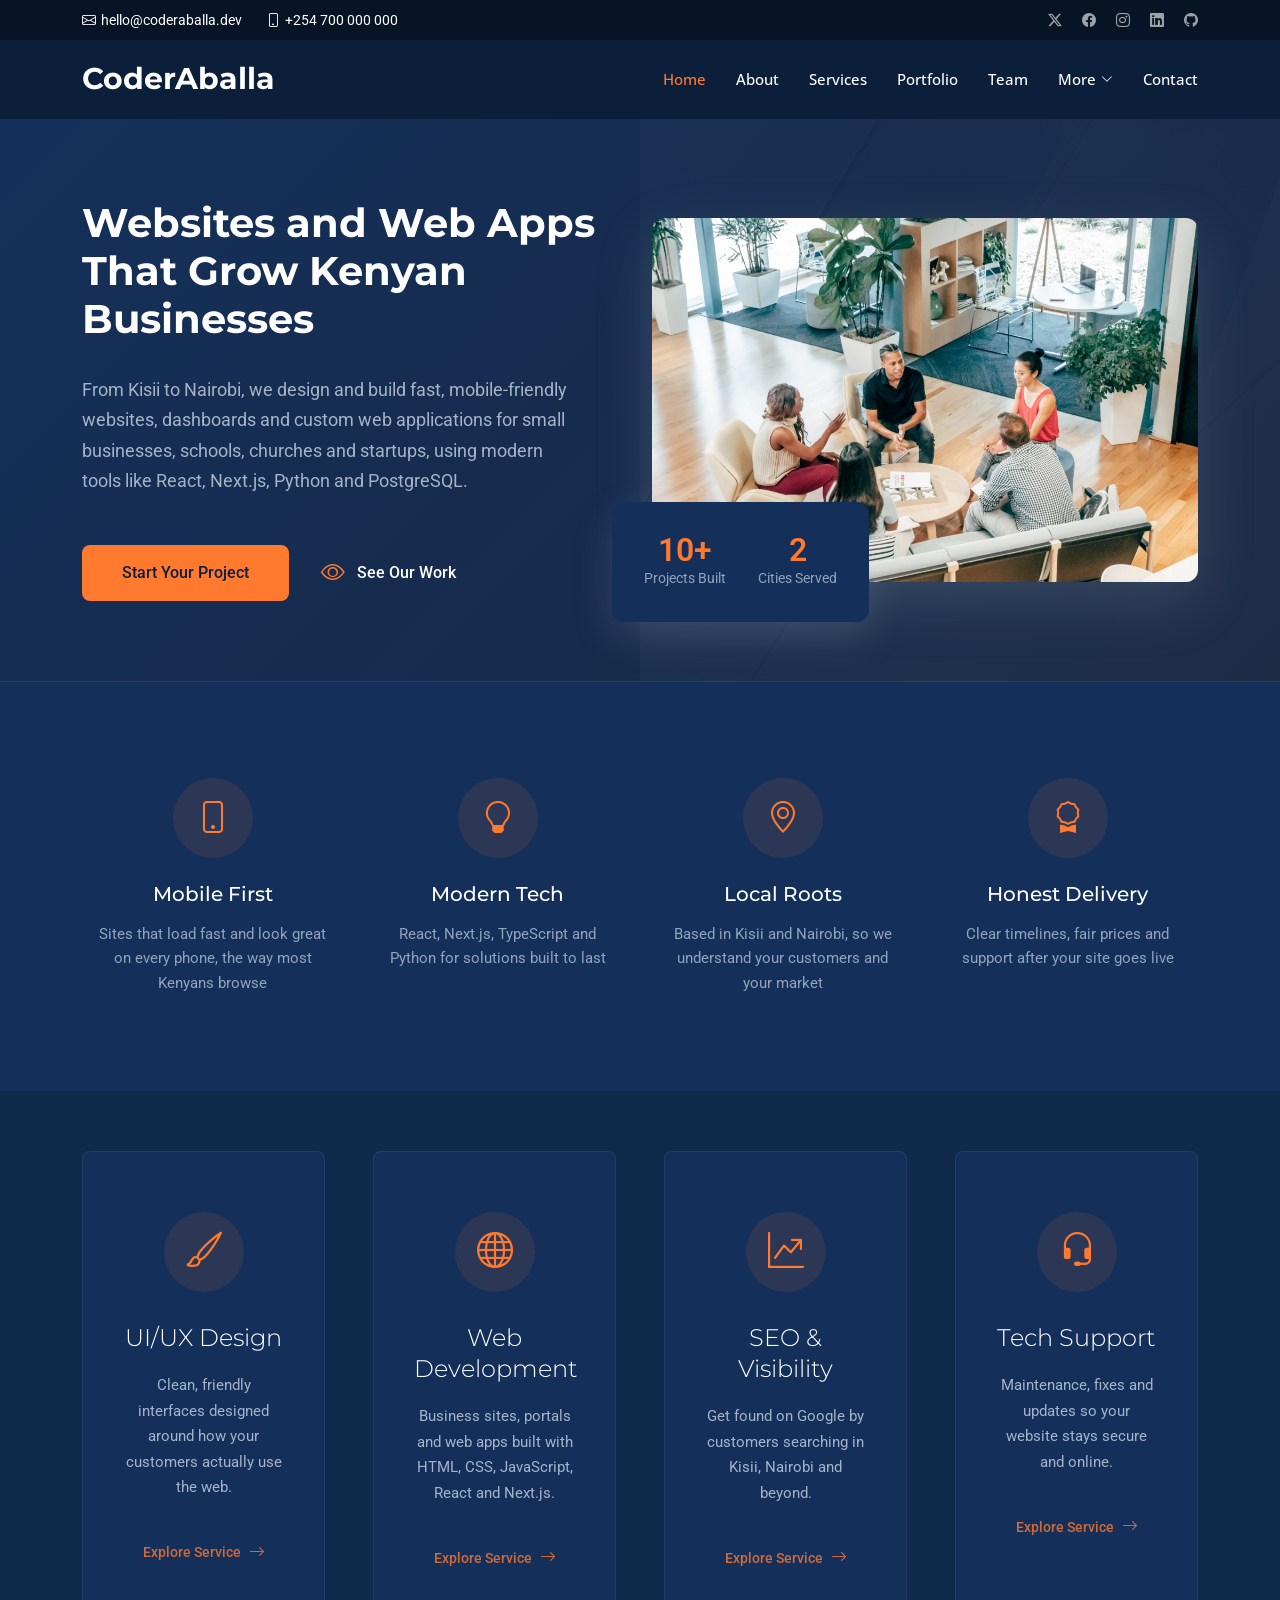
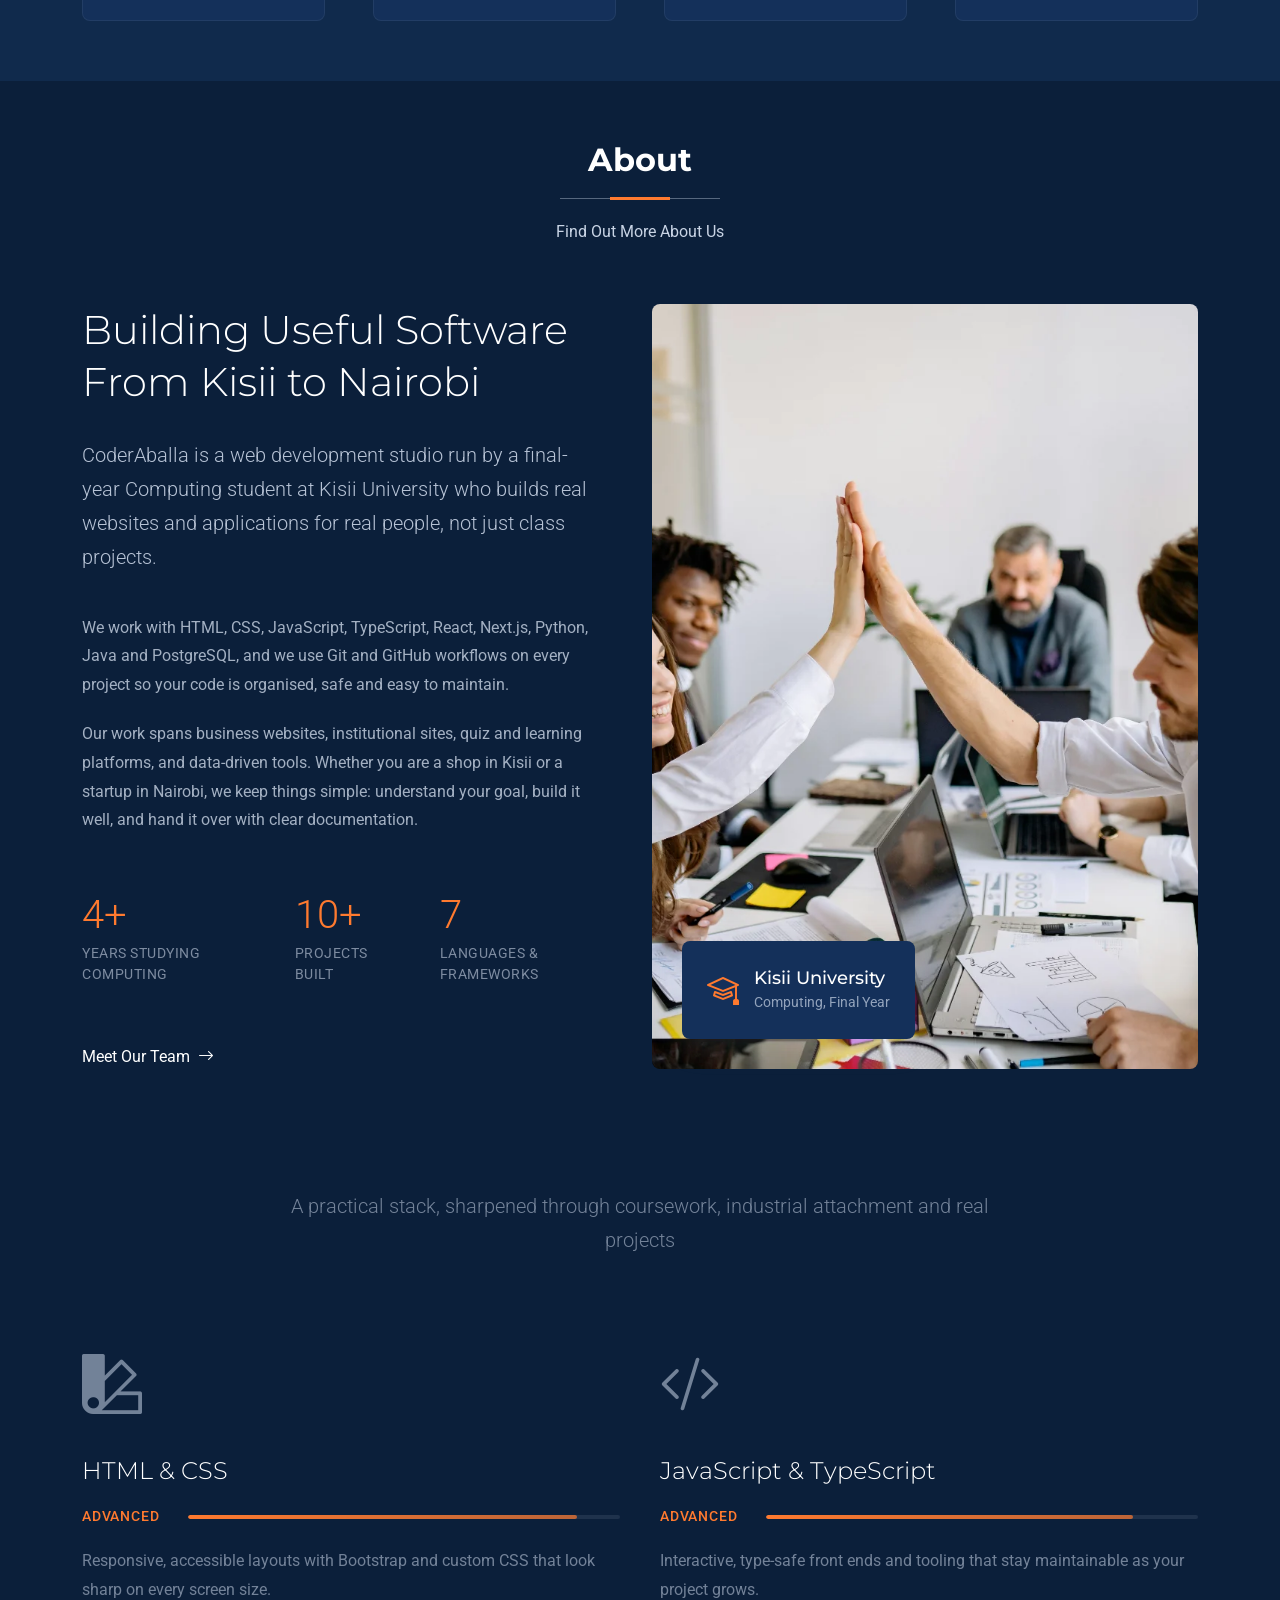
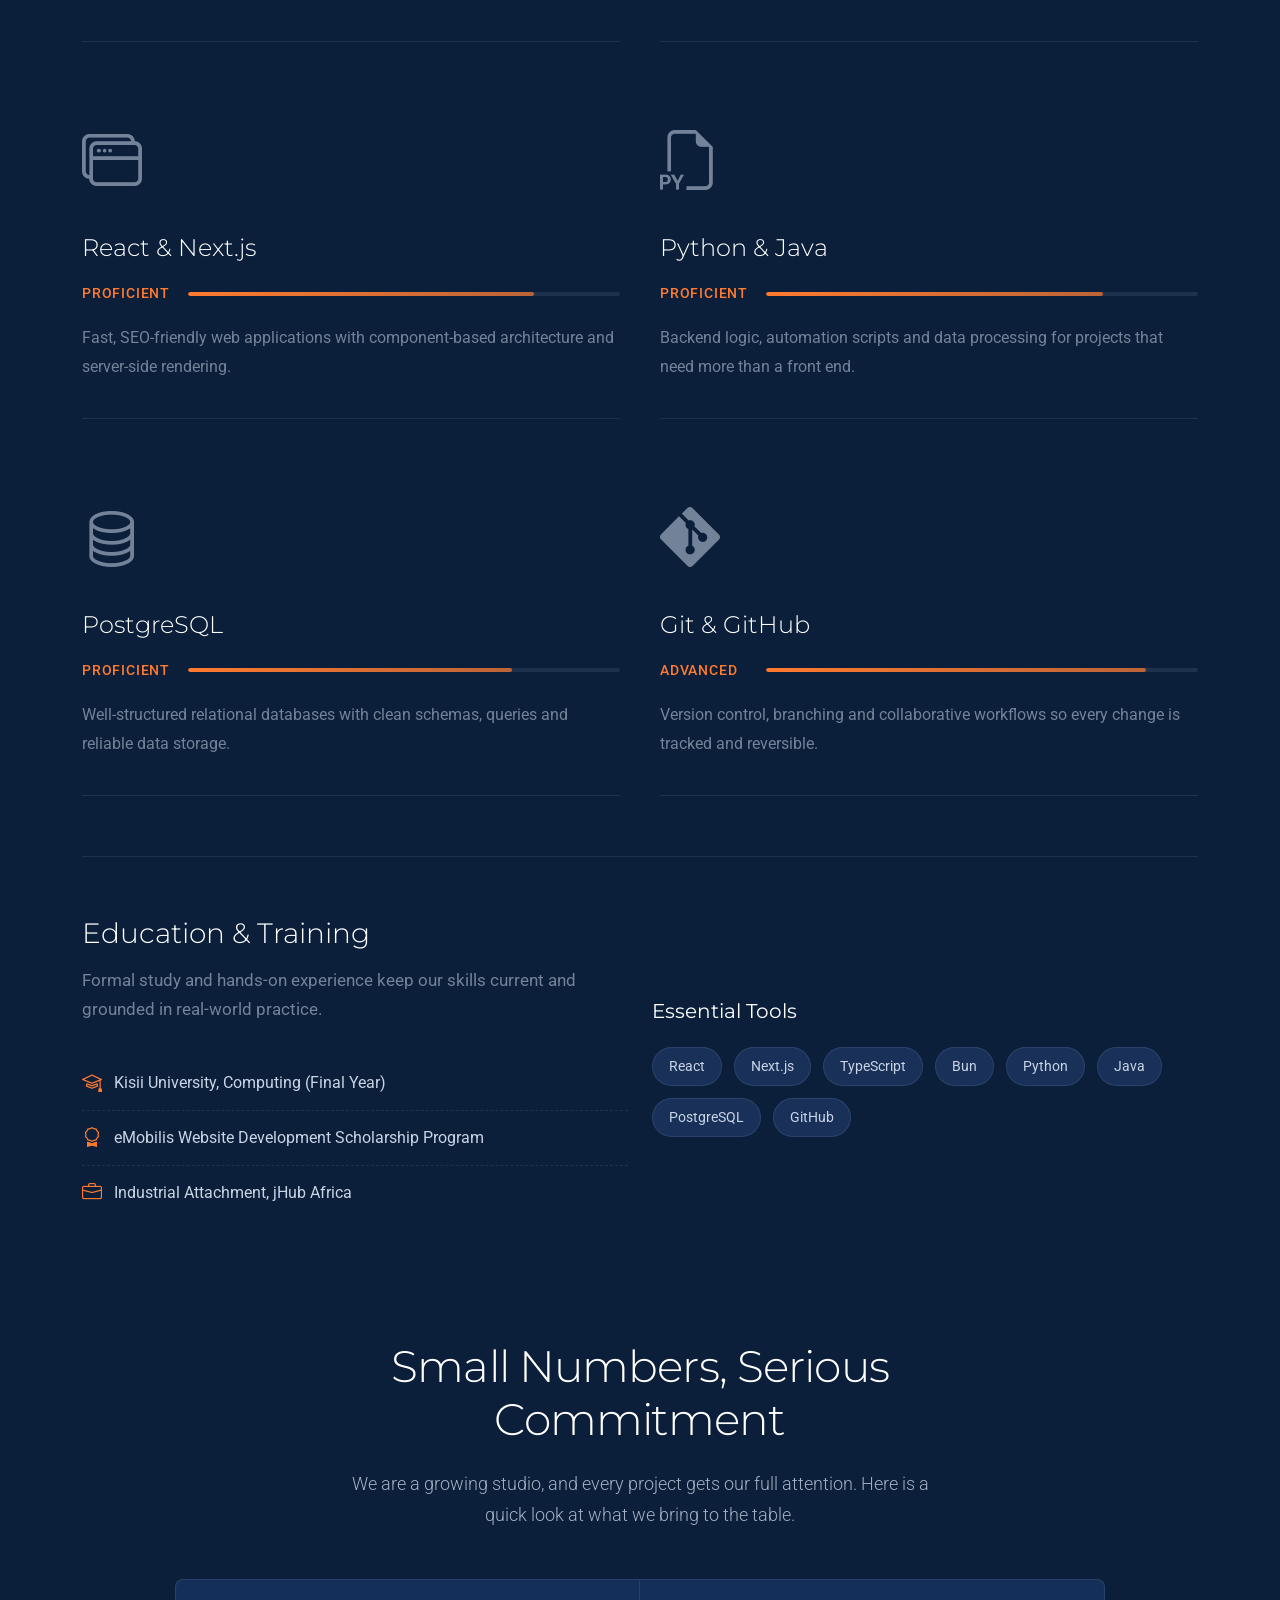
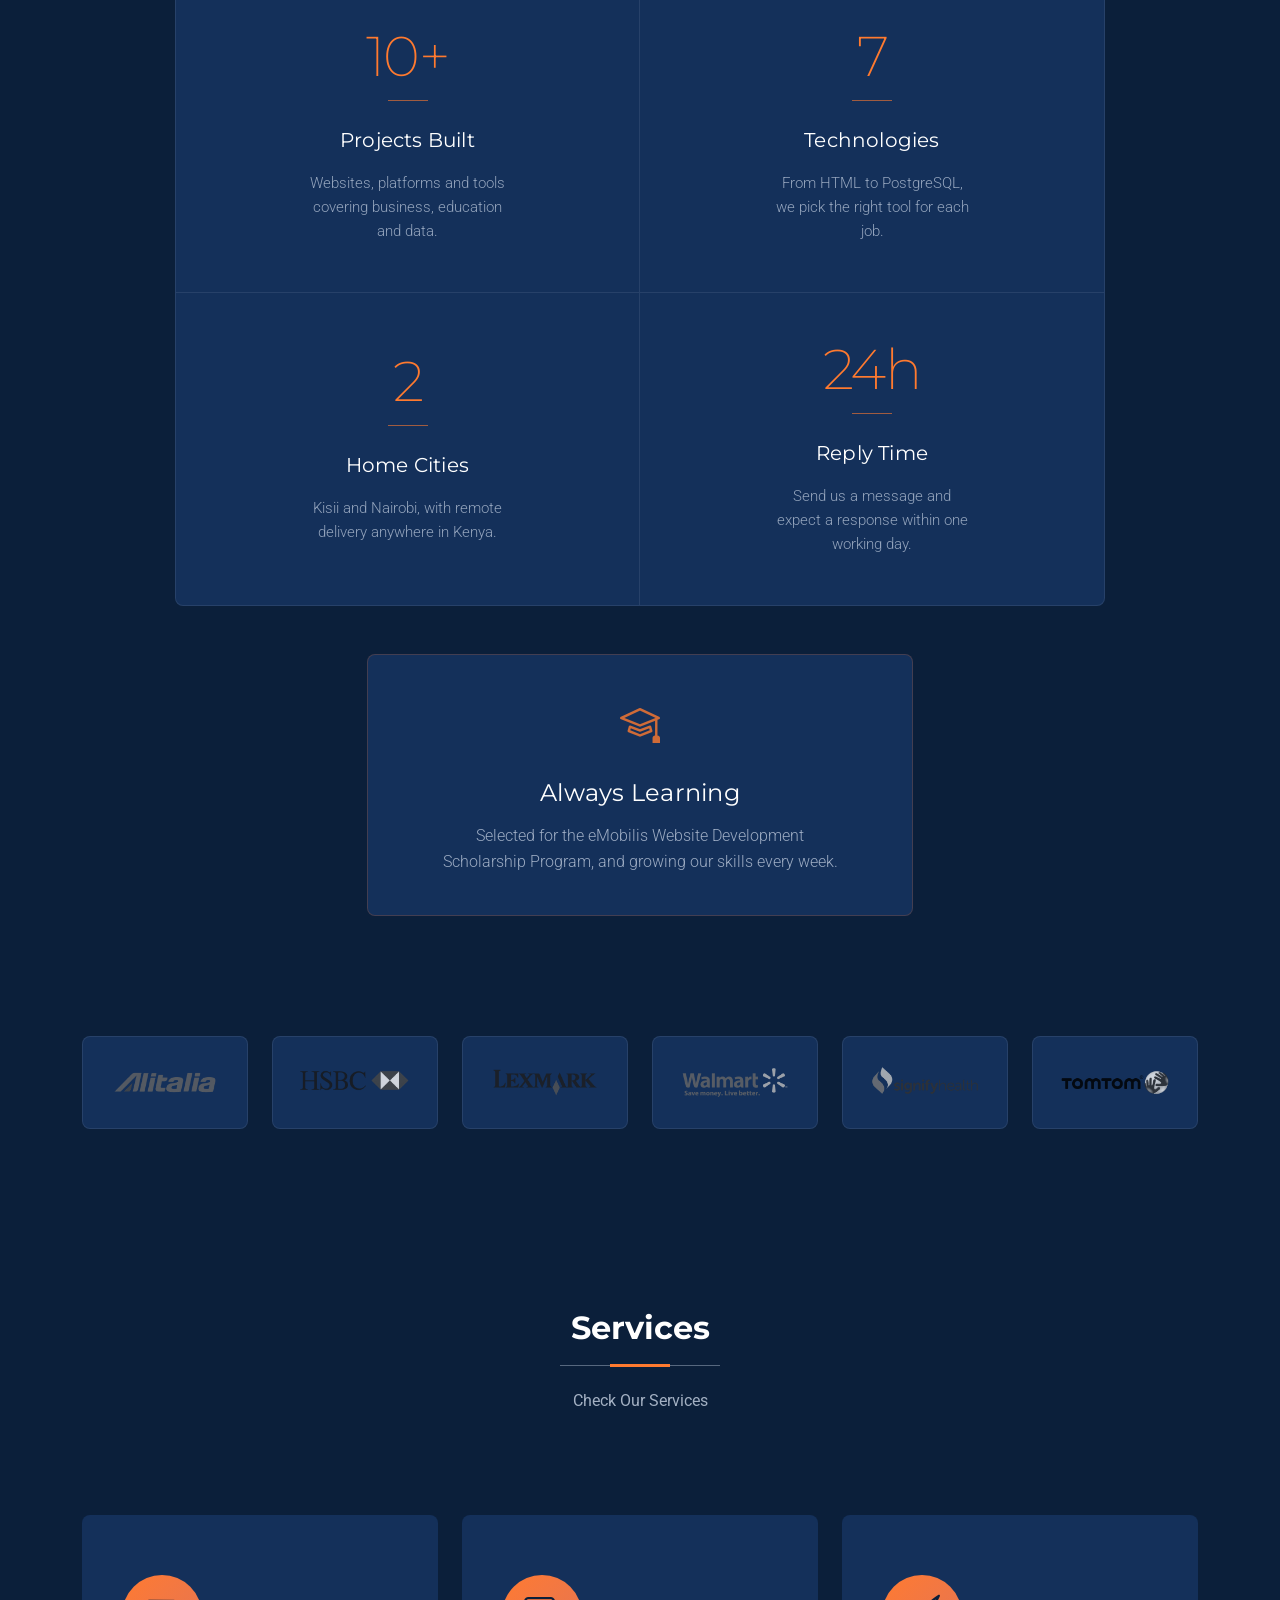
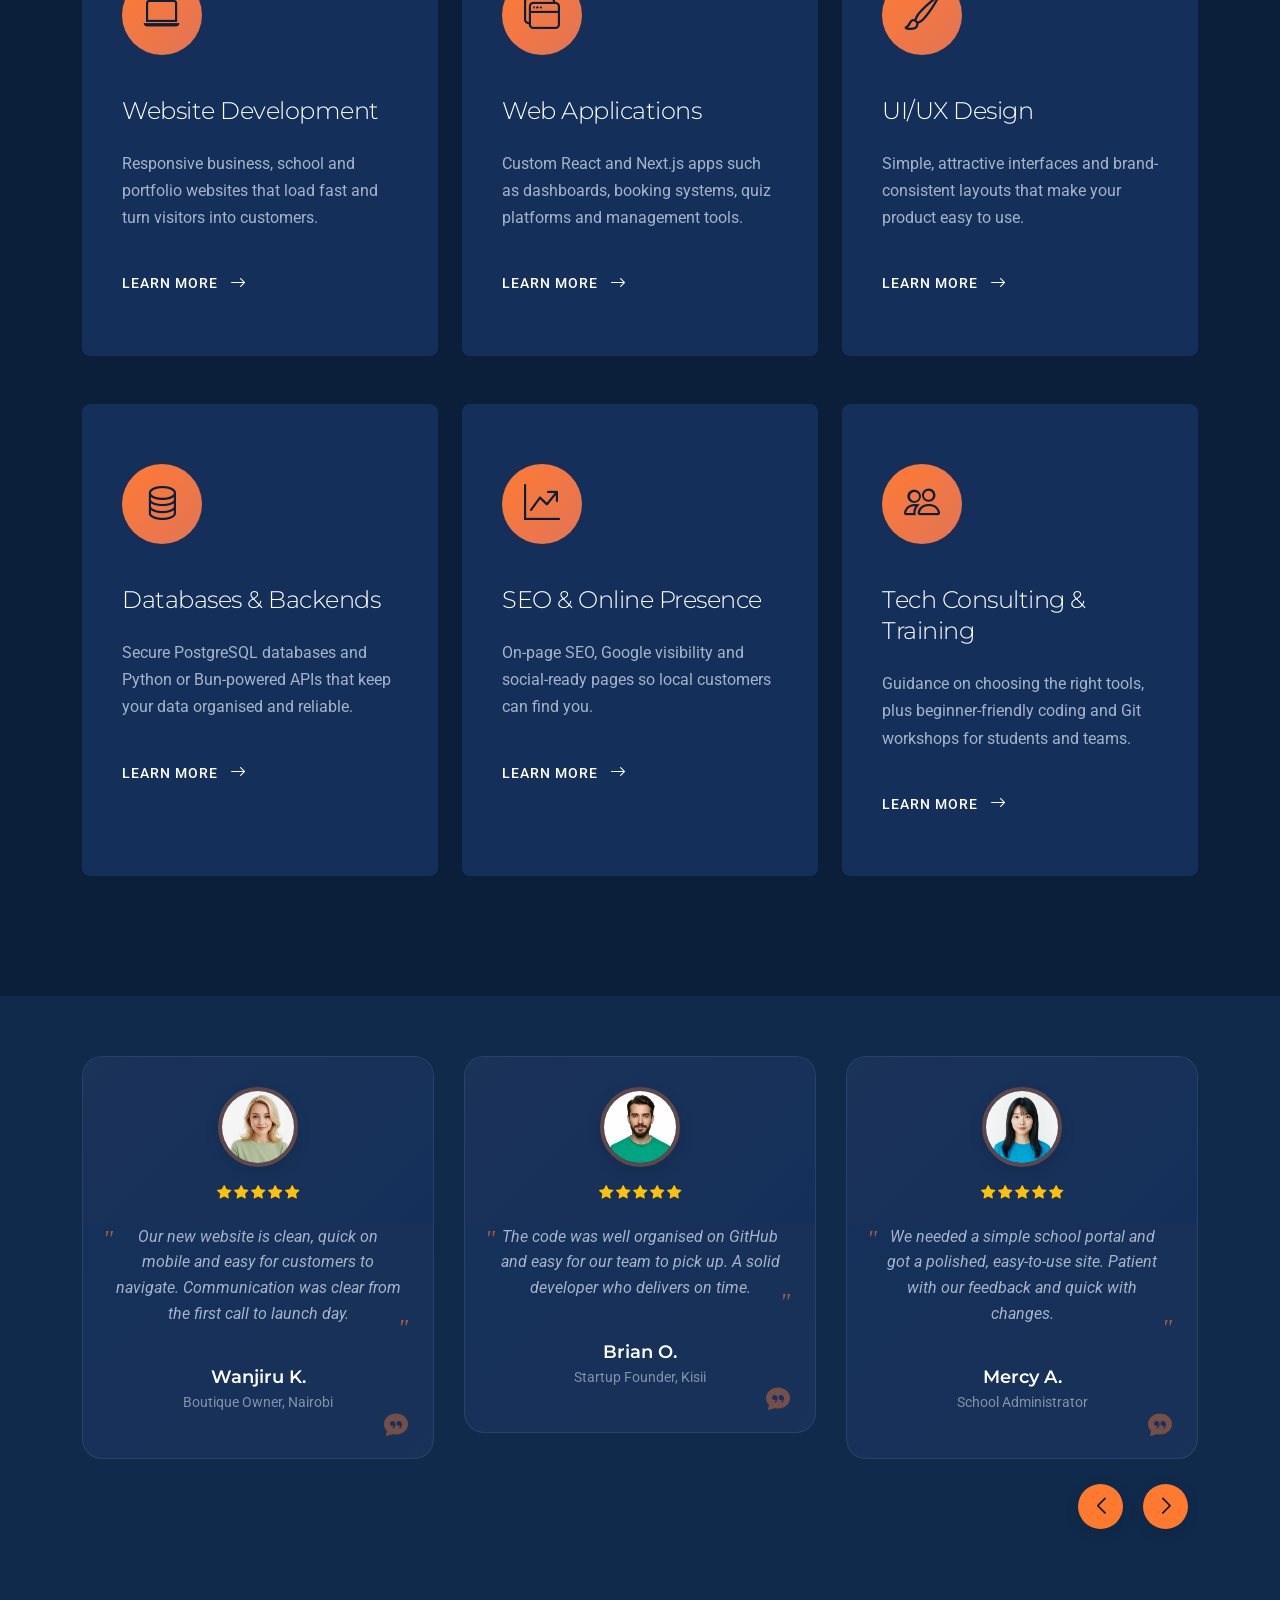
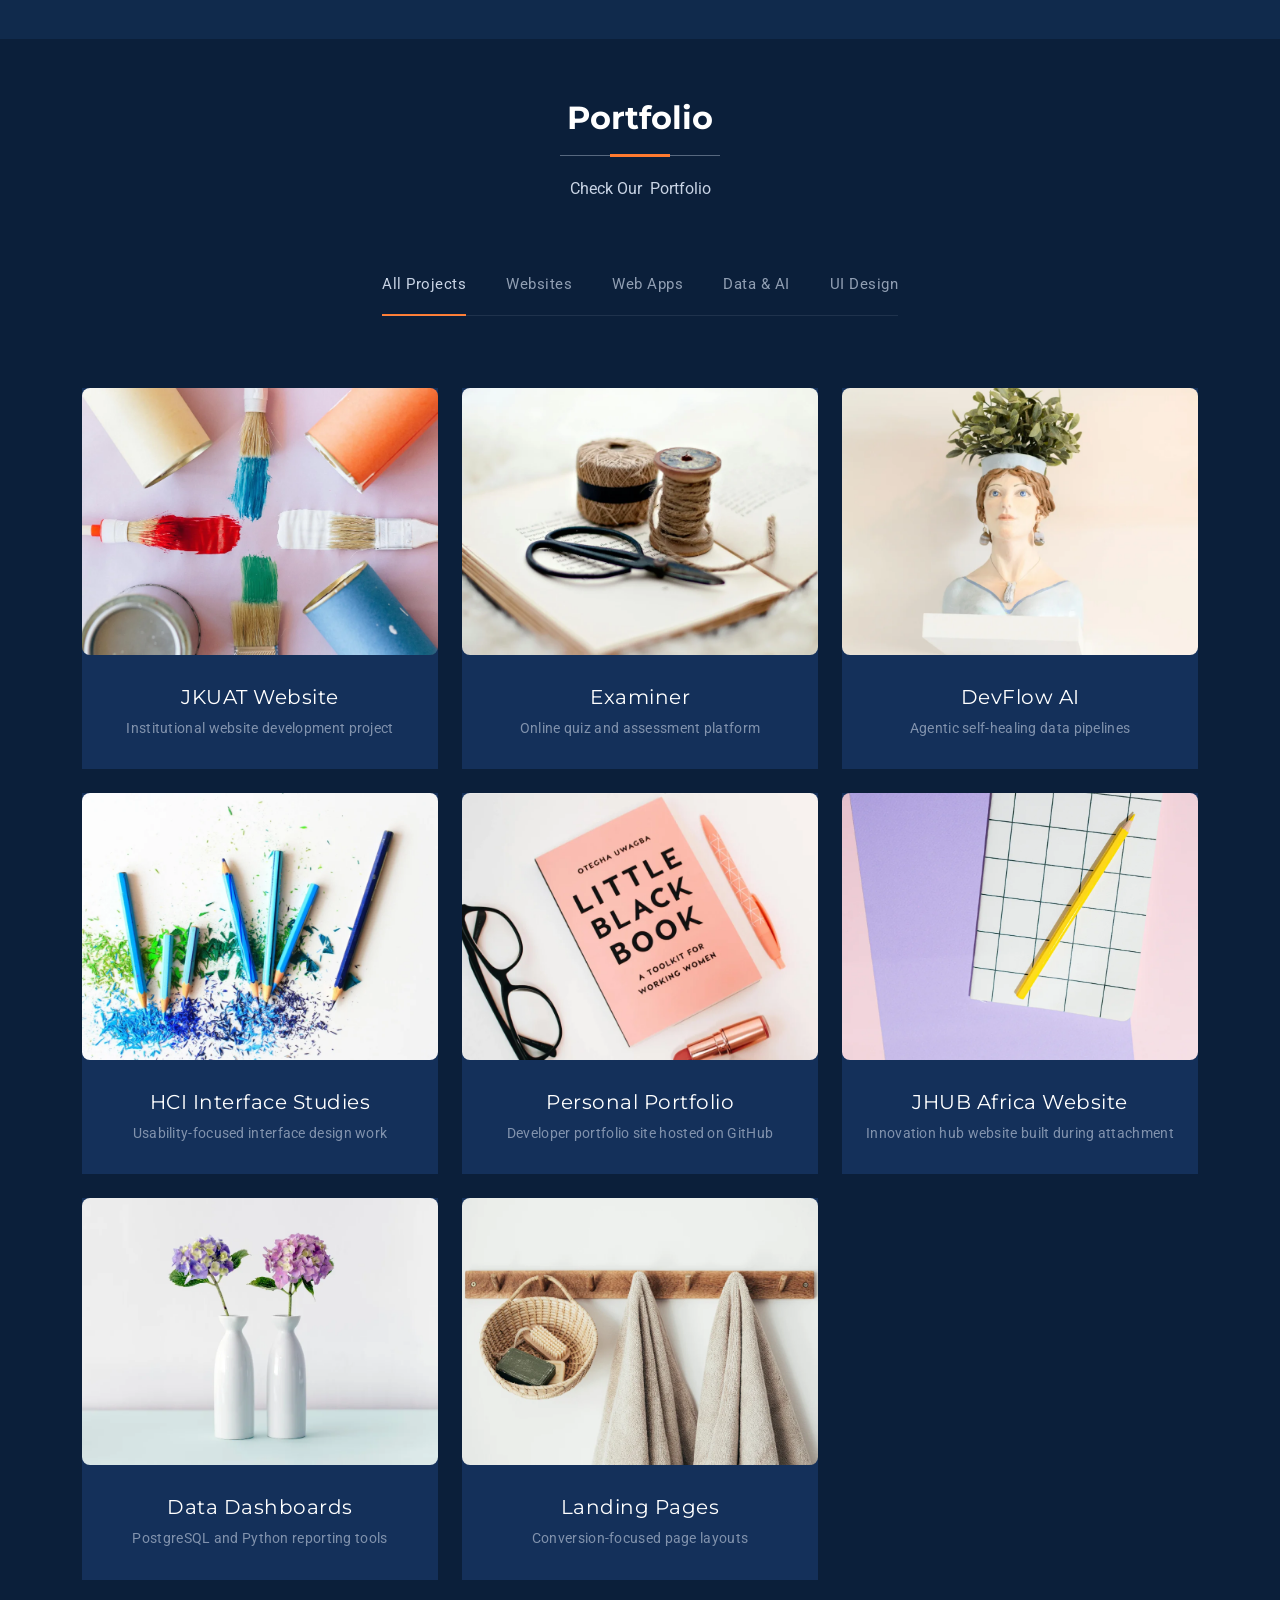
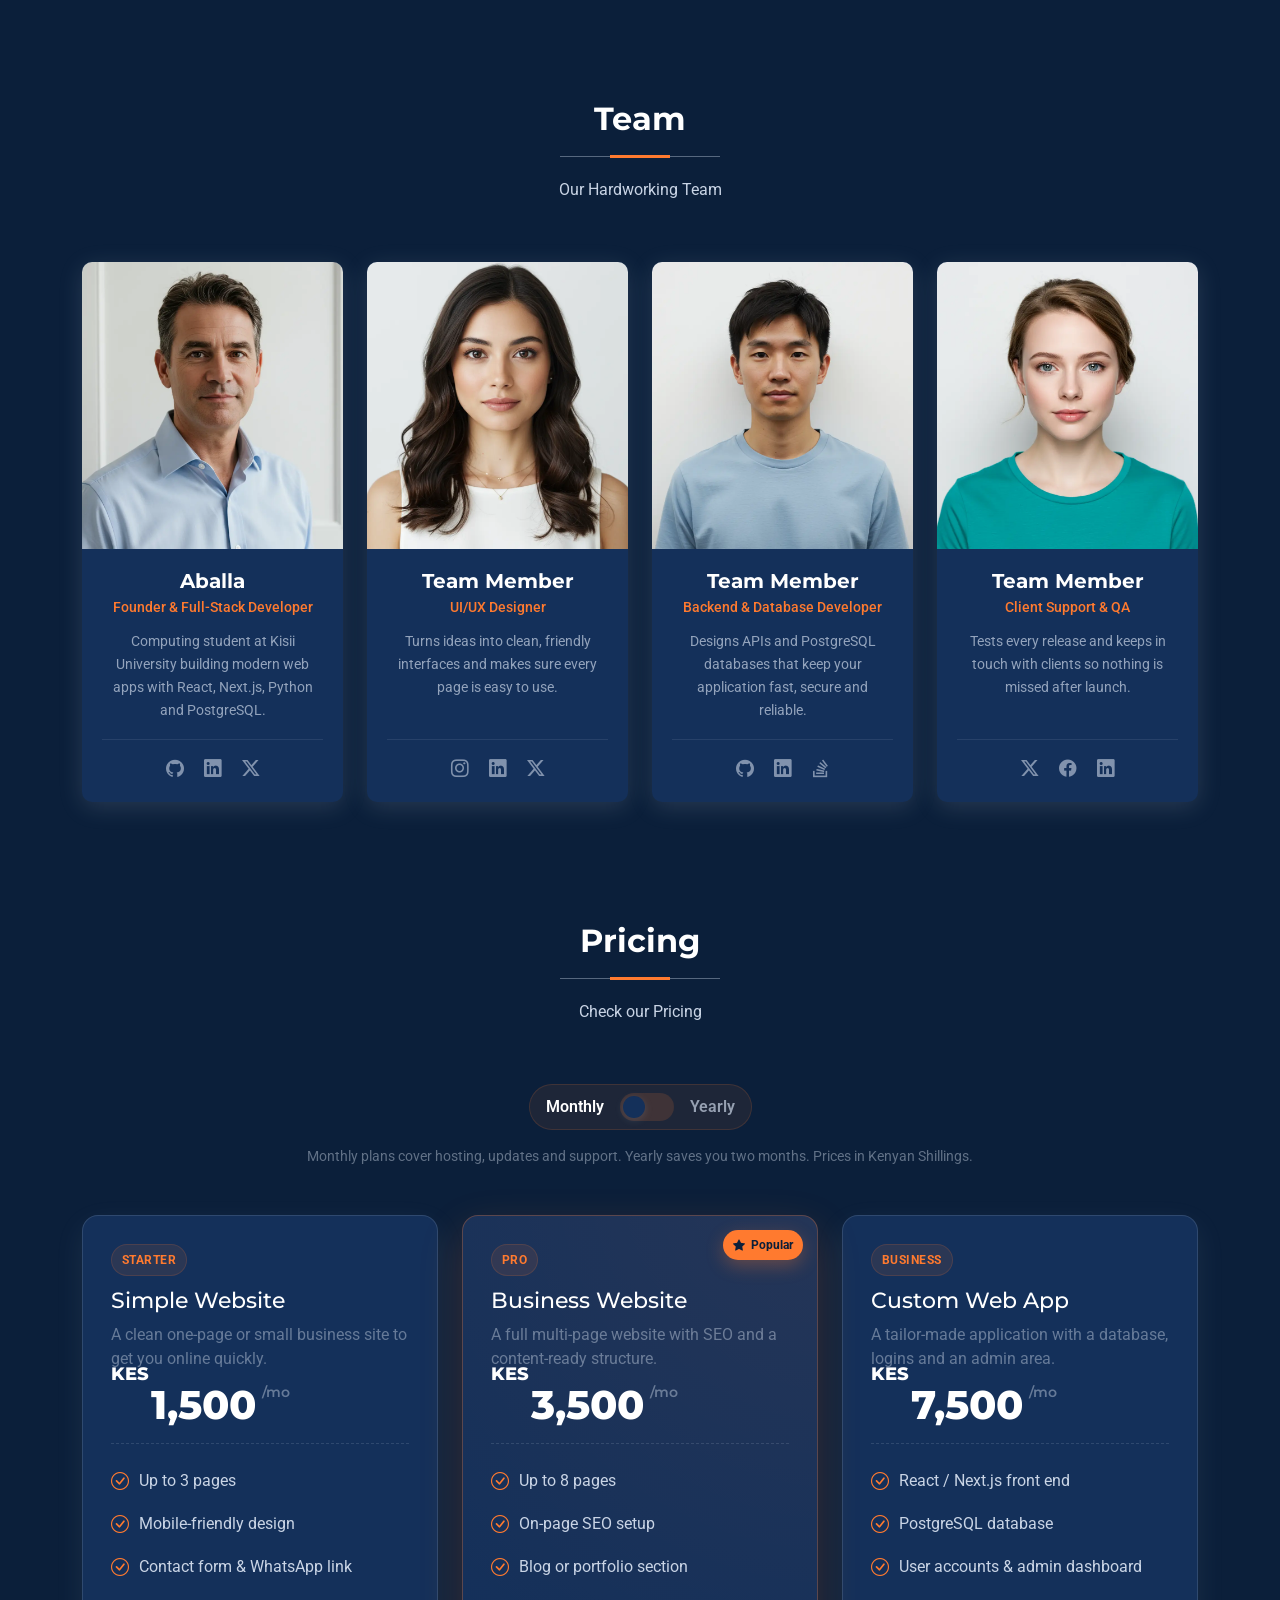
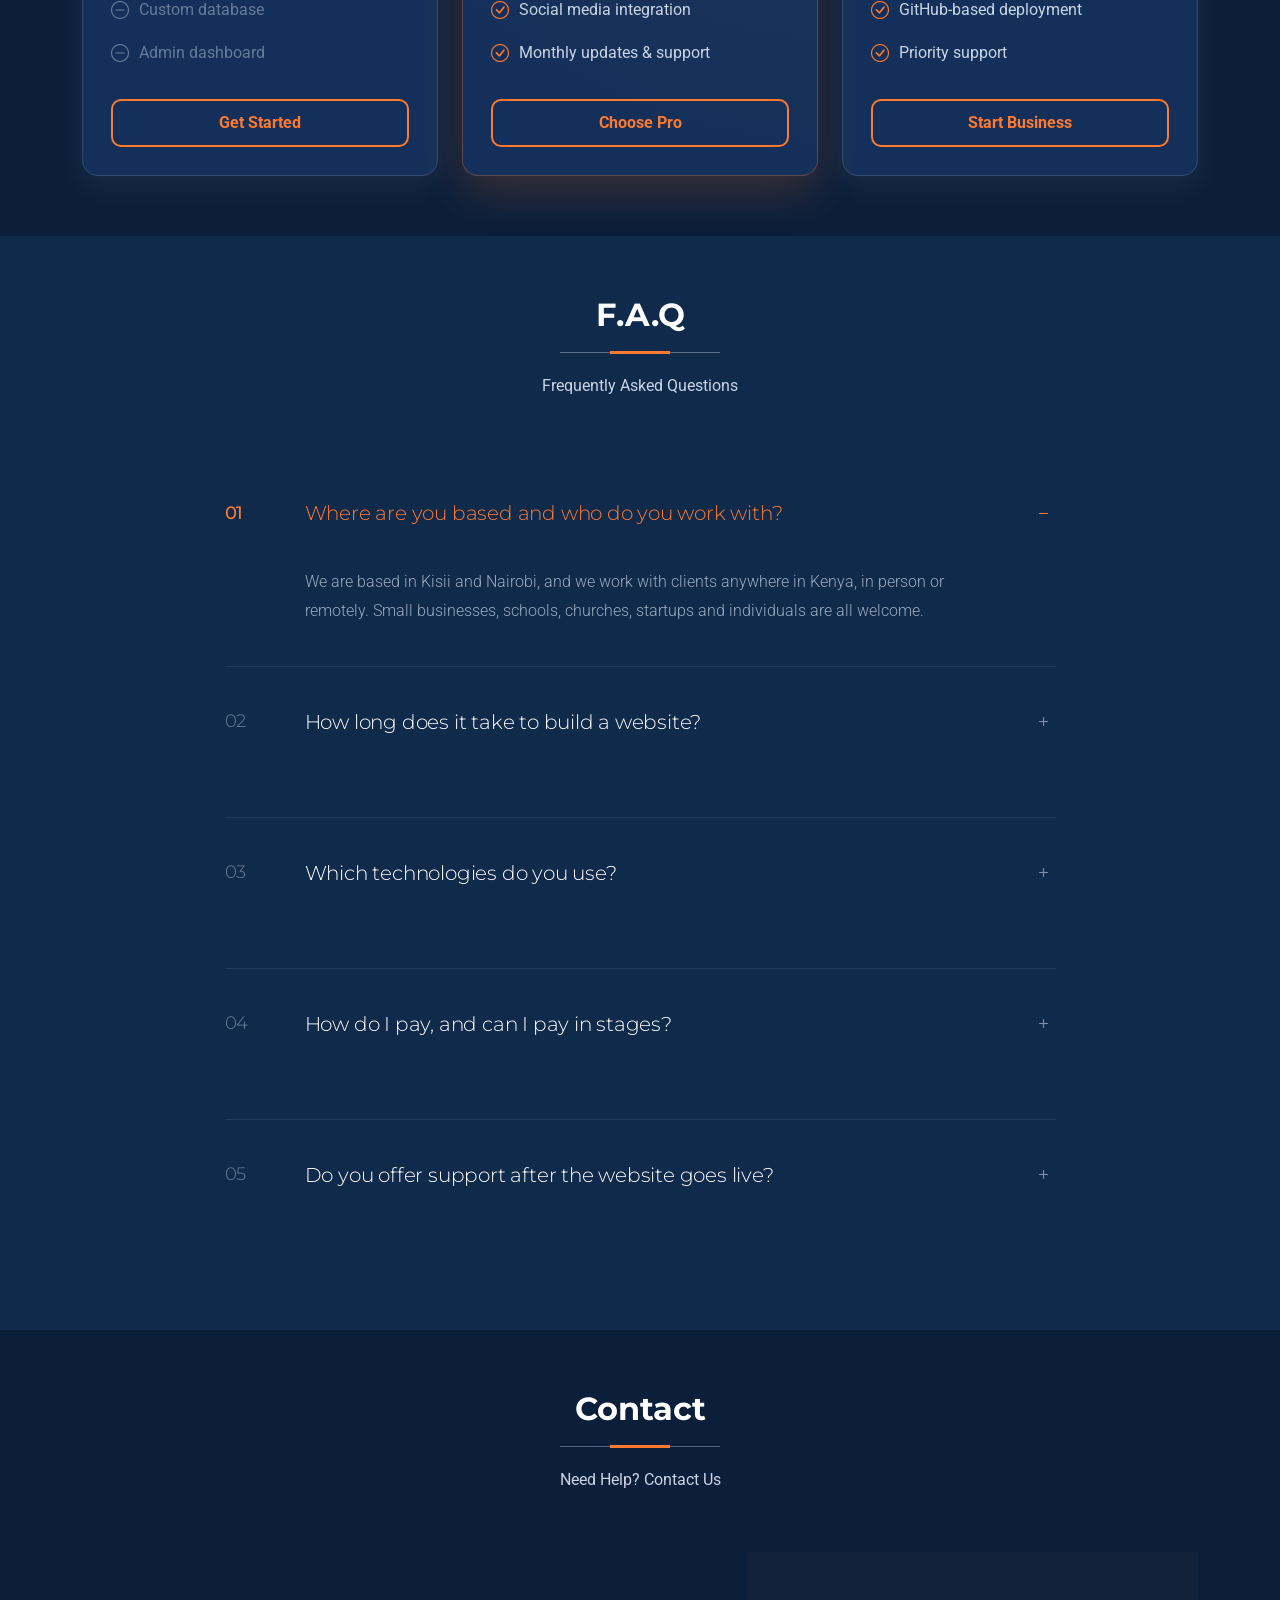
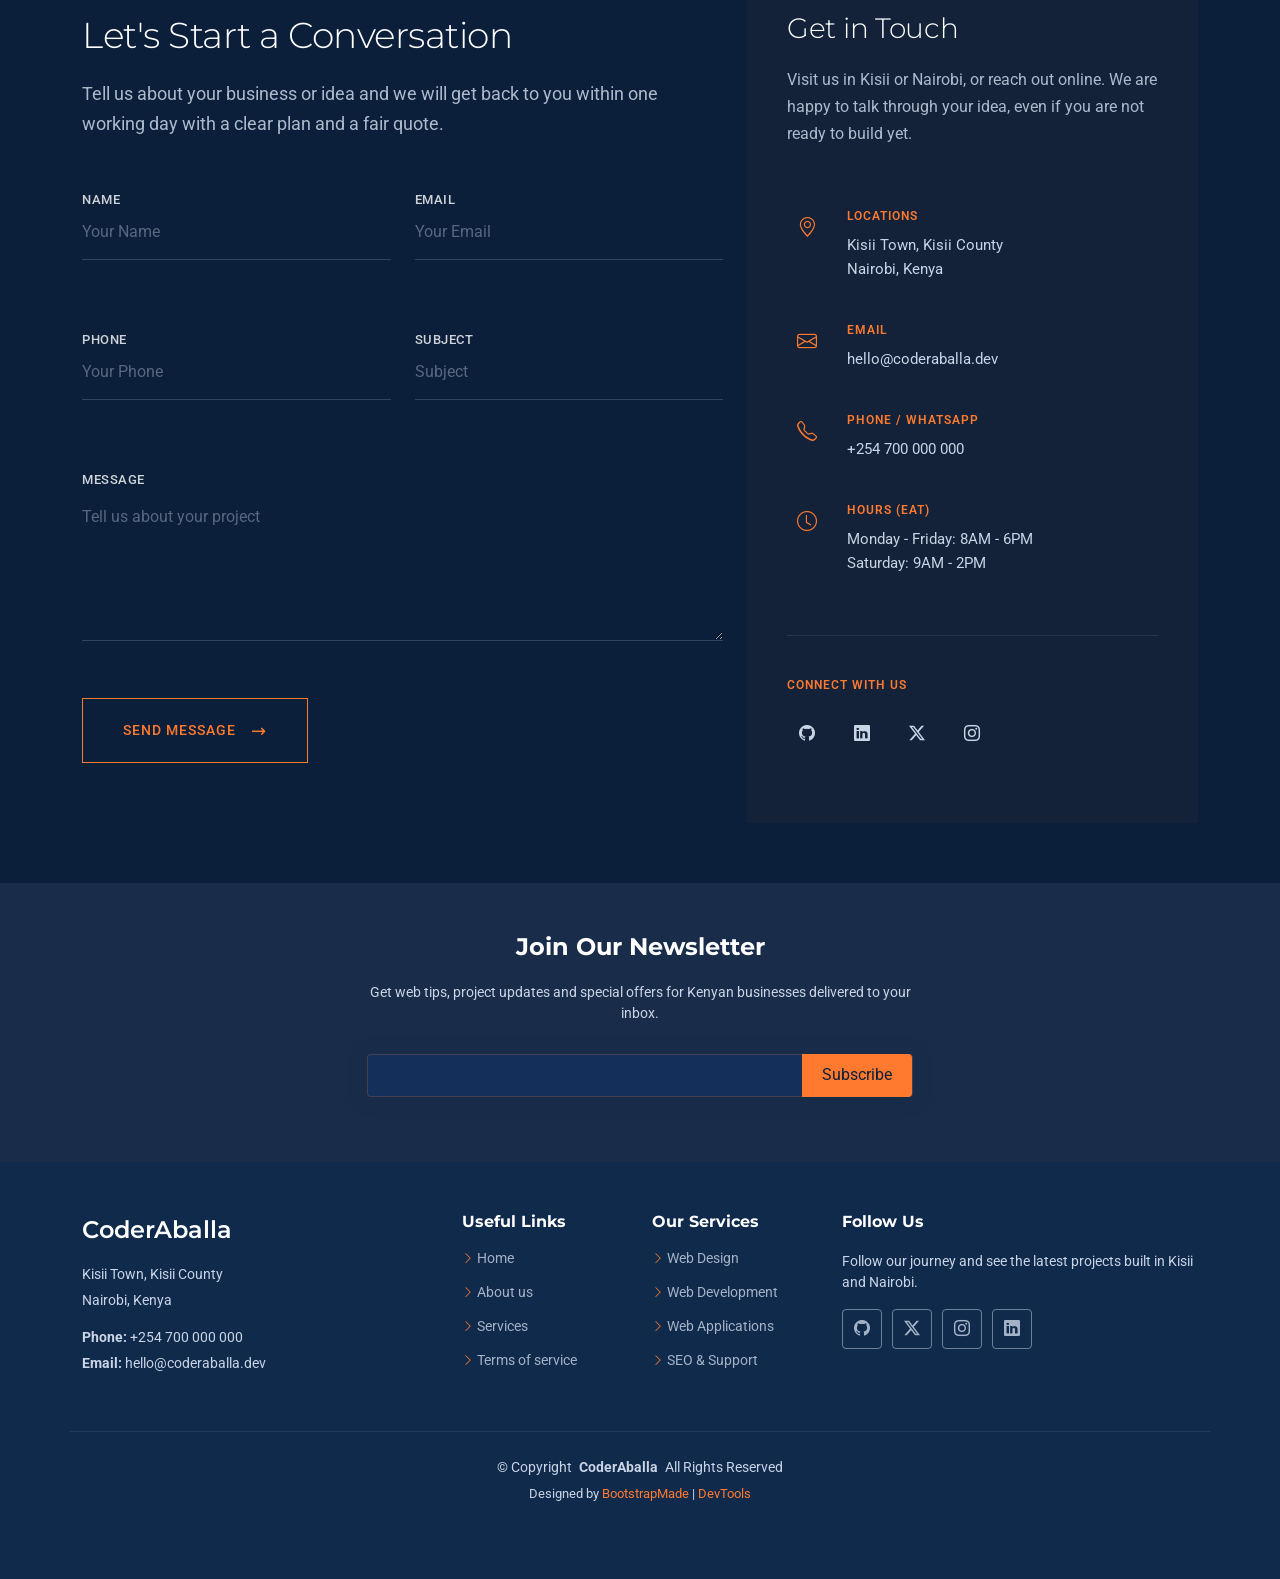
<file: index.html>
<!DOCTYPE html>
<html lang="en">

<head>
  <meta charset="utf-8">
  <meta content="width=device-width, initial-scale=1.0" name="viewport">
  <title>CoderAballa | Web Development Services in Kisii &amp; Nairobi</title>
  <meta name="description" content="CoderAballa builds fast, modern websites and web apps for businesses, schools and startups in Kisii, Nairobi and across Kenya.">
  <meta name="keywords" content="web development Kenya, web design Nairobi, web developer Kisii, React, Next.js, Python, PostgreSQL">

  <!-- Favicons -->
  <link href="assets/img/favicon.png" rel="icon">
  <link href="assets/img/apple-touch-icon.png" rel="apple-touch-icon">

  <!-- Fonts -->
  <link href="https://fonts.googleapis.com" rel="preconnect">
  <link href="https://fonts.gstatic.com" rel="preconnect" crossorigin>
  <link href="https://fonts.googleapis.com/css2?family=Roboto:ital,wght@0,100;0,300;0,400;0,500;0,700;0,900;1,100;1,300;1,400;1,500;1,700;1,900&family=Open+Sans:ital,wght@0,300;0,400;0,500;0,600;0,700;0,800;1,300;1,400;1,500;1,600;1,700;1,800&family=Montserrat:ital,wght@0,100;0,200;0,300;0,400;0,500;0,600;0,700;0,800;0,900;1,100;1,200;1,300;1,400;1,500;1,600;1,700;1,800;1,900&display=swap" rel="stylesheet">

  <!-- Vendor CSS Files -->
  <link href="assets/vendor/bootstrap/css/bootstrap.min.css" rel="stylesheet">
  <link href="assets/vendor/bootstrap-icons/bootstrap-icons.css" rel="stylesheet">
  <link href="assets/vendor/aos/aos.css" rel="stylesheet">
  <link href="assets/vendor/glightbox/css/glightbox.min.css" rel="stylesheet">
  <link href="assets/vendor/swiper/swiper-bundle.min.css" rel="stylesheet">

  <!-- Main CSS File -->
  <link href="assets/css/main.css" rel="stylesheet">

  <!-- =======================================================
  * Template Name: CoreBiz
  * Template URL: https://bootstrapmade.com/corebiz-bootstrap-business-template/
  * Updated: Aug 30 2025 with Bootstrap v5.3.8
  * Author: BootstrapMade.com
  * License: https://bootstrapmade.com/license/
  ======================================================== -->
</head>

<body class="index-page">

  <header id="header" class="header sticky-top">

    <div class="topbar d-flex align-items-center dark-background">
      <div class="container d-flex justify-content-center justify-content-md-between">
        <div class="contact-info d-flex align-items-center">
          <!-- REPLACE with your real email and phone -->
          <i class="bi bi-envelope d-flex align-items-center"><a href="mailto:hello@coderaballa.dev">hello@coderaballa.dev</a></i>
          <i class="bi bi-phone d-flex align-items-center ms-4"><span>+254 700 000 000</span></i>
        </div>
        <div class="social-links d-none d-md-flex align-items-center">
          <a href="#" class="twitter"><i class="bi bi-twitter-x"></i></a>
          <a href="#" class="facebook"><i class="bi bi-facebook"></i></a>
          <a href="#" class="instagram"><i class="bi bi-instagram"></i></a>
          <a href="#" class="linkedin"><i class="bi bi-linkedin"></i></a>
          <a href="https://github.com/CODERABALLA" class="github" target="_blank" rel="noopener"><i class="bi bi-github"></i></a>
        </div>
      </div>
    </div><!-- End Top Bar -->

    <div class="branding d-flex align-items-center">

      <div class="container position-relative d-flex align-items-center justify-content-between">
        <a href="index.html" class="logo d-flex align-items-center">
          <!-- Uncomment the line below if you also wish to use an image logo -->
          <!-- <img src="assets/img/logo.webp" alt=""> -->
          <h1 class="sitename">CoderAballa</h1>
        </a>

        <nav id="navmenu" class="navmenu">
          <ul>
            <li><a href="#hero" class="active">Home</a></li>
            <li><a href="#about">About</a></li>
            <li><a href="#services">Services</a></li>
            <li><a href="#portfolio">Portfolio</a></li>
            <li><a href="#team">Team</a></li>
            <li class="dropdown"><a href="#"><span>More</span> <i class="bi bi-chevron-down toggle-dropdown"></i></a>
              <ul>
                <li><a href="#skills">Skills &amp; Tools</a></li>
                <li class="dropdown"><a href="#"><span>Our Stack</span> <i class="bi bi-chevron-down toggle-dropdown"></i></a>
                  <ul>
                    <li><a href="#skills">Frontend</a></li>
                    <li><a href="#skills">Backend</a></li>
                    <li><a href="#skills">Databases</a></li>
                    <li><a href="#skills">DevOps &amp; Git</a></li>
                    <li><a href="#skills">AI &amp; Automation</a></li>
                  </ul>
                </li>
                <li><a href="#testimonials">Testimonials</a></li>
                <li><a href="#pricing">Pricing</a></li>
                <li><a href="#faq">FAQ</a></li>
              </ul>
            </li>
            <li><a href="#contact">Contact</a></li>
          </ul>
          <i class="mobile-nav-toggle d-xl-none bi bi-list"></i>
        </nav>

      </div>

    </div>

  </header>

  <main class="main">

    <!-- Hero Section -->
    <section id="hero" class="hero section">

      <div class="hero-content">
        <div class="container">
          <div class="row align-items-center">
            <div class="col-lg-6" data-aos="fade-up" data-aos-delay="100">
              <div class="content">
                <h1>Websites and Web Apps That Grow Kenyan Businesses</h1>
                <p>From Kisii to Nairobi, we design and build fast, mobile-friendly websites, dashboards and custom web applications for small businesses, schools, churches and startups, using modern tools like React, Next.js, Python and PostgreSQL.</p>
                <div class="cta-group">
                  <a href="#contact" class="btn-primary">Start Your Project</a>
                  <a href="#portfolio" class="btn-secondary">
                    <i class="bi bi-eye"></i>
                    <span>See Our Work</span>
                  </a>
                </div>
              </div>
            </div>
            <div class="col-lg-6" data-aos="fade-up" data-aos-delay="200">
              <div class="hero-image">
                <img src="assets/img/about/about-8.webp" alt="Web development team at work" class="img-fluid">
                <div class="floating-card" data-aos="fade-up" data-aos-delay="300">
                  <div class="card-content">
                    <div class="metric">
                      <span class="number">10+</span>
                      <span class="label">Projects Built</span>
                    </div>
                    <div class="metric">
                      <span class="number">2</span>
                      <span class="label">Cities Served</span>
                    </div>
                  </div>
                </div>
              </div>
            </div>
          </div>
        </div>

        <div class="hero-features">
          <div class="container">
            <div class="row">
              <div class="col-lg-3 col-md-6" data-aos="fade-up" data-aos-delay="100">
                <div class="feature-item">
                  <div class="icon">
                    <i class="bi bi-phone"></i>
                  </div>
                  <h4>Mobile First</h4>
                  <p>Sites that load fast and look great on every phone, the way most Kenyans browse</p>
                </div>
              </div>
              <div class="col-lg-3 col-md-6" data-aos="fade-up" data-aos-delay="200">
                <div class="feature-item">
                  <div class="icon">
                    <i class="bi bi-lightbulb"></i>
                  </div>
                  <h4>Modern Tech</h4>
                  <p>React, Next.js, TypeScript and Python for solutions built to last</p>
                </div>
              </div>
              <div class="col-lg-3 col-md-6" data-aos="fade-up" data-aos-delay="300">
                <div class="feature-item">
                  <div class="icon">
                    <i class="bi bi-geo-alt"></i>
                  </div>
                  <h4>Local Roots</h4>
                  <p>Based in Kisii and Nairobi, so we understand your customers and your market</p>
                </div>
              </div>
              <div class="col-lg-3 col-md-6" data-aos="fade-up" data-aos-delay="400">
                <div class="feature-item">
                  <div class="icon">
                    <i class="bi bi-award"></i>
                  </div>
                  <h4>Honest Delivery</h4>
                  <p>Clear timelines, fair prices and support after your site goes live</p>
                </div>
              </div>
            </div>
          </div>
        </div>

      </div>

    </section><!-- /Hero Section -->

    <!-- Featured Services Section -->
    <section id="featured-services" class="featured-services section light-background">

      <div class="container" data-aos="fade-up" data-aos-delay="100">

        <div class="row g-5">

          <div class="col-lg-3 col-md-6" data-aos="fade-up" data-aos-delay="200">
            <div class="service-item">
              <div class="service-icon">
                <i class="bi bi-brush"></i>
              </div>
              <h3>UI/UX Design</h3>
              <p>Clean, friendly interfaces designed around how your customers actually use the web.</p>
              <a href="service-details.html" class="service-link">
                <span>Explore Service</span>
                <i class="bi bi-arrow-right"></i>
              </a>
            </div>
          </div><!-- End Service Item -->

          <div class="col-lg-3 col-md-6" data-aos="fade-up" data-aos-delay="300">
            <div class="service-item">
              <div class="service-icon">
                <i class="bi bi-globe"></i>
              </div>
              <h3>Web Development</h3>
              <p>Business sites, portals and web apps built with HTML, CSS, JavaScript, React and Next.js.</p>
              <a href="service-details.html" class="service-link">
                <span>Explore Service</span>
                <i class="bi bi-arrow-right"></i>
              </a>
            </div>
          </div><!-- End Service Item -->

          <div class="col-lg-3 col-md-6" data-aos="fade-up" data-aos-delay="400">
            <div class="service-item">
              <div class="service-icon">
                <i class="bi bi-graph-up-arrow"></i>
              </div>
              <h3>SEO &amp; Visibility</h3>
              <p>Get found on Google by customers searching in Kisii, Nairobi and beyond.</p>
              <a href="service-details.html" class="service-link">
                <span>Explore Service</span>
                <i class="bi bi-arrow-right"></i>
              </a>
            </div>
          </div><!-- End Service Item -->

          <div class="col-lg-3 col-md-6" data-aos="fade-up" data-aos-delay="500">
            <div class="service-item">
              <div class="service-icon">
                <i class="bi bi-headset"></i>
              </div>
              <h3>Tech Support</h3>
              <p>Maintenance, fixes and updates so your website stays secure and online.</p>
              <a href="service-details.html" class="service-link">
                <span>Explore Service</span>
                <i class="bi bi-arrow-right"></i>
              </a>
            </div>
          </div><!-- End Service Item -->

        </div>

      </div>

    </section><!-- /Featured Services Section -->

    <!-- About Section -->
    <section id="about" class="about section">

      <!-- Section Title -->
      <div class="container section-title" data-aos="fade-up">
        <h2>About</h2>
        <p>Find Out More About Us</p>
      </div><!-- End Section Title -->

      <div class="container" data-aos="fade-up" data-aos-delay="100">

        <div class="row">
          <div class="col-lg-6" data-aos="fade-right" data-aos-delay="200">
            <div class="content">
              <h2>Building Useful Software From Kisii to Nairobi</h2>
              <p class="lead">CoderAballa is a web development studio run by a final-year Computing student at Kisii University who builds real websites and applications for real people, not just class projects.</p>

              <div class="description">
                <p>We work with HTML, CSS, JavaScript, TypeScript, React, Next.js, Python, Java and PostgreSQL, and we use Git and GitHub workflows on every project so your code is organised, safe and easy to maintain.</p>

                <p>Our work spans business websites, institutional sites, quiz and learning platforms, and data-driven tools. Whether you are a shop in Kisii or a startup in Nairobi, we keep things simple: understand your goal, build it well, and hand it over with clear documentation.</p>
              </div>

              <div class="stats-row">
                <div class="stat-item" data-aos="fade-up" data-aos-delay="300">
                  <div class="stat-number">
                    <span data-purecounter-start="0" data-purecounter-end="4" data-purecounter-duration="1" class="purecounter"></span>+
                  </div>
                  <div class="stat-label">Years Studying Computing</div>
                </div>

                <div class="stat-item" data-aos="fade-up" data-aos-delay="400">
                  <div class="stat-number">
                    <span data-purecounter-start="0" data-purecounter-end="10" data-purecounter-duration="1" class="purecounter"></span>+
                  </div>
                  <div class="stat-label">Projects Built</div>
                </div>

                <div class="stat-item" data-aos="fade-up" data-aos-delay="500">
                  <div class="stat-number">
                    <span data-purecounter-start="0" data-purecounter-end="7" data-purecounter-duration="1" class="purecounter"></span>
                  </div>
                  <div class="stat-label">Languages &amp; Frameworks</div>
                </div>
              </div><!-- End Stats Row -->

              <div class="cta-section" data-aos="fade-up" data-aos-delay="300">
                <a href="#team" class="btn-link">Meet Our Team <i class="bi bi-arrow-right"></i></a>
              </div>
            </div>
          </div>

          <div class="col-lg-6" data-aos="fade-left" data-aos-delay="200">
            <div class="image-container">
              <img src="assets/img/about/about-square-8.webp" alt="About CoderAballa" class="img-fluid">
              <div class="image-overlay">
                <div class="overlay-content">
                  <i class="bi bi-mortarboard"></i>
                  <div class="overlay-text">
                    <h4>Kisii University</h4>
                    <p>Computing, Final Year</p>
                  </div>
                </div>
              </div>
            </div>
          </div>
        </div>

      </div>

    </section><!-- /About Section -->

    <!-- Skills Section -->
    <section id="skills" class="skills section">

      <div class="container" data-aos="fade-up" data-aos-delay="100">

        <div class="row justify-content-center">
          <div class="col-lg-8">
            <div class="intro-content text-center mb-5" data-aos="fade-up" data-aos-delay="150">
              <p class="lead-text">A practical stack, sharpened through coursework, industrial attachment and real projects</p>
            </div>
          </div>
        </div>

        <div class="skills-grid">
          <div class="skill-item skills-animation" data-aos="fade-up" data-aos-delay="200">
            <div class="skill-icon">
              <i class="bi bi-palette2"></i>
            </div>
            <h3 class="skill-name">HTML &amp; CSS</h3>
            <div class="skill-level">
              <span class="level-text">Advanced</span>
              <div class="progress-track progress">
                <div class="progress-bar" role="progressbar" aria-valuenow="90" aria-valuemin="0" aria-valuemax="100"></div>
              </div>
            </div>
            <p class="skill-description">Responsive, accessible layouts with Bootstrap and custom CSS that look sharp on every screen size.</p>
          </div>

          <div class="skill-item skills-animation" data-aos="fade-up" data-aos-delay="250">
            <div class="skill-icon">
              <i class="bi bi-code-slash"></i>
            </div>
            <h3 class="skill-name">JavaScript &amp; TypeScript</h3>
            <div class="skill-level">
              <span class="level-text">Advanced</span>
              <div class="progress-track progress">
                <div class="progress-bar" role="progressbar" aria-valuenow="85" aria-valuemin="0" aria-valuemax="100"></div>
              </div>
            </div>
            <p class="skill-description">Interactive, type-safe front ends and tooling that stay maintainable as your project grows.</p>
          </div>

          <div class="skill-item skills-animation" data-aos="fade-up" data-aos-delay="300">
            <div class="skill-icon">
              <i class="bi bi-window-stack"></i>
            </div>
            <h3 class="skill-name">React &amp; Next.js</h3>
            <div class="skill-level">
              <span class="level-text">Proficient</span>
              <div class="progress-track progress">
                <div class="progress-bar" role="progressbar" aria-valuenow="80" aria-valuemin="0" aria-valuemax="100"></div>
              </div>
            </div>
            <p class="skill-description">Fast, SEO-friendly web applications with component-based architecture and server-side rendering.</p>
          </div>

          <div class="skill-item skills-animation" data-aos="fade-up" data-aos-delay="350">
            <div class="skill-icon">
              <i class="bi bi-filetype-py"></i>
            </div>
            <h3 class="skill-name">Python &amp; Java</h3>
            <div class="skill-level">
              <span class="level-text">Proficient</span>
              <div class="progress-track progress">
                <div class="progress-bar" role="progressbar" aria-valuenow="78" aria-valuemin="0" aria-valuemax="100"></div>
              </div>
            </div>
            <p class="skill-description">Backend logic, automation scripts and data processing for projects that need more than a front end.</p>
          </div>

          <div class="skill-item skills-animation" data-aos="fade-up" data-aos-delay="400">
            <div class="skill-icon">
              <i class="bi bi-database"></i>
            </div>
            <h3 class="skill-name">PostgreSQL</h3>
            <div class="skill-level">
              <span class="level-text">Proficient</span>
              <div class="progress-track progress">
                <div class="progress-bar" role="progressbar" aria-valuenow="75" aria-valuemin="0" aria-valuemax="100"></div>
              </div>
            </div>
            <p class="skill-description">Well-structured relational databases with clean schemas, queries and reliable data storage.</p>
          </div>

          <div class="skill-item skills-animation" data-aos="fade-up" data-aos-delay="450">
            <div class="skill-icon">
              <i class="bi bi-git"></i>
            </div>
            <h3 class="skill-name">Git &amp; GitHub</h3>
            <div class="skill-level">
              <span class="level-text">Advanced</span>
              <div class="progress-track progress">
                <div class="progress-bar" role="progressbar" aria-valuenow="88" aria-valuemin="0" aria-valuemax="100"></div>
              </div>
            </div>
            <p class="skill-description">Version control, branching and collaborative workflows so every change is tracked and reversible.</p>
          </div>
        </div>

        <div class="certification-area mt-5" data-aos="fade-up" data-aos-delay="500">
          <div class="row align-items-center">
            <div class="col-lg-6">
              <div class="cert-content">
                <h4 class="cert-title">Education &amp; Training</h4>
                <p class="cert-description">Formal study and hands-on experience keep our skills current and grounded in real-world practice.</p>
                <div class="cert-list">
                  <div class="cert-item">
                    <i class="bi bi-mortarboard"></i>
                    <span>Kisii University, Computing (Final Year)</span>
                  </div>
                  <div class="cert-item">
                    <i class="bi bi-award"></i>
                    <span>eMobilis Website Development Scholarship Program</span>
                  </div>
                  <div class="cert-item">
                    <i class="bi bi-briefcase"></i>
                    <span>Industrial Attachment, jHub Africa</span>
                  </div>
                </div>
              </div>
            </div>
            <div class="col-lg-6">
              <div class="tools-showcase">
                <h5 class="tools-title">Essential Tools</h5>
                <div class="tools-grid">
                  <span class="tool-tag">React</span>
                  <span class="tool-tag">Next.js</span>
                  <span class="tool-tag">TypeScript</span>
                  <span class="tool-tag">Bun</span>
                  <span class="tool-tag">Python</span>
                  <span class="tool-tag">Java</span>
                  <span class="tool-tag">PostgreSQL</span>
                  <span class="tool-tag">GitHub</span>
                </div>
              </div>
            </div>
          </div>
        </div>

      </div>

    </section><!-- /Skills Section -->

    <!-- Stats Section -->
    <section id="stats" class="stats section">

      <div class="container" data-aos="fade-up" data-aos-delay="100">

        <div class="row justify-content-center mb-5">
          <div class="col-lg-8 text-center" data-aos="fade-up" data-aos-delay="200">
            <h2 class="section-headline mb-4">Small Numbers, Serious Commitment</h2>
            <p class="section-description">We are a growing studio, and every project gets our full attention. Here is a quick look at what we bring to the table.</p>
          </div>
        </div>

        <div class="stats-grid row g-0 justify-content-center">
          <div class="col-lg-10">
            <div class="stats-container">

              <div class="stat-item" data-aos="fade-up" data-aos-delay="100">
                <div class="stat-content">
                  <div class="stat-number">
                    <span data-purecounter-start="0" data-purecounter-end="10" data-purecounter-duration="2" class="purecounter"></span>+
                  </div>
                  <div class="stat-divider"></div>
                  <div class="stat-label">Projects Built</div>
                  <p class="stat-description">Websites, platforms and tools covering business, education and data.</p>
                </div>
              </div>

              <div class="stat-item" data-aos="fade-up" data-aos-delay="200">
                <div class="stat-content">
                  <div class="stat-number">
                    <span data-purecounter-start="0" data-purecounter-end="7" data-purecounter-duration="2" class="purecounter"></span>
                  </div>
                  <div class="stat-divider"></div>
                  <div class="stat-label">Technologies</div>
                  <p class="stat-description">From HTML to PostgreSQL, we pick the right tool for each job.</p>
                </div>
              </div>

              <div class="stat-item" data-aos="fade-up" data-aos-delay="300">
                <div class="stat-content">
                  <div class="stat-number">
                    <span data-purecounter-start="0" data-purecounter-end="2" data-purecounter-duration="2" class="purecounter"></span>
                  </div>
                  <div class="stat-divider"></div>
                  <div class="stat-label">Home Cities</div>
                  <p class="stat-description">Kisii and Nairobi, with remote delivery anywhere in Kenya.</p>
                </div>
              </div>

              <div class="stat-item" data-aos="fade-up" data-aos-delay="400">
                <div class="stat-content">
                  <div class="stat-number">
                    <span data-purecounter-start="0" data-purecounter-end="24" data-purecounter-duration="2" class="purecounter"></span>h
                  </div>
                  <div class="stat-divider"></div>
                  <div class="stat-label">Reply Time</div>
                  <p class="stat-description">Send us a message and expect a response within one working day.</p>
                </div>
              </div>

            </div>
          </div>
        </div>

        <div class="row justify-content-center mt-5">
          <div class="col-lg-6 text-center" data-aos="fade-up" data-aos-delay="500">
            <div class="achievement-badge">
              <div class="badge-icon">
                <i class="bi bi-mortarboard"></i>
              </div>
              <div class="badge-content">
                <h4 class="badge-title">Always Learning</h4>
                <p class="badge-text">Selected for the eMobilis Website Development Scholarship Program, and growing our skills every week.</p>
              </div>
            </div>
          </div>
        </div>

      </div>

    </section><!-- /Stats Section -->

    <!-- Clients Section -->
    <section id="clients" class="clients section">

      <div class="container" data-aos="fade-up" data-aos-delay="100">

        <div class="row gy-4">
          <div class="col-xl-2 col-lg-3 col-md-4 col-6" data-aos="zoom-in" data-aos-delay="100">
            <div class="client-item">
              <img src="assets/img/clients/clients-1.webp" class="img-fluid" alt="Client 1">
            </div>
          </div><!-- End Client Item -->

          <div class="col-xl-2 col-lg-3 col-md-4 col-6" data-aos="zoom-in" data-aos-delay="150">
            <div class="client-item">
              <img src="assets/img/clients/clients-2.webp" class="img-fluid" alt="Client 2">
            </div>
          </div><!-- End Client Item -->

          <div class="col-xl-2 col-lg-3 col-md-4 col-6" data-aos="zoom-in" data-aos-delay="200">
            <div class="client-item">
              <img src="assets/img/clients/clients-3.webp" class="img-fluid" alt="Client 3">
            </div>
          </div><!-- End Client Item -->

          <div class="col-xl-2 col-lg-3 col-md-4 col-6" data-aos="zoom-in" data-aos-delay="250">
            <div class="client-item">
              <img src="assets/img/clients/clients-4.webp" class="img-fluid" alt="Client 4">
            </div>
          </div><!-- End Client Item -->

          <div class="col-xl-2 col-lg-3 col-md-4 col-6" data-aos="zoom-in" data-aos-delay="300">
            <div class="client-item">
              <img src="assets/img/clients/clients-5.webp" class="img-fluid" alt="Client 5">
            </div>
          </div><!-- End Client Item -->

          <div class="col-xl-2 col-lg-3 col-md-4 col-6" data-aos="zoom-in" data-aos-delay="350">
            <div class="client-item">
              <img src="assets/img/clients/clients-6.webp" class="img-fluid" alt="Client 6">
            </div>
          </div><!-- End Client Item -->

        </div>

      </div>

    </section><!-- /Clients Section -->

    <!-- Services Section -->
    <section id="services" class="services section">

      <!-- Section Title -->
      <div class="container section-title" data-aos="fade-up">
        <h2>Services</h2>
        <p>Check Our Services</p>
      </div><!-- End Section Title -->

      <div class="container" data-aos="fade-up" data-aos-delay="100">

        <div class="row gy-5">

          <div class="col-lg-4 col-md-6" data-aos="fade-up" data-aos-delay="200">
            <div class="service-item">
              <div class="service-icon">
                <i class="bi bi-laptop"></i>
              </div>
              <h3>Website Development</h3>
              <p>Responsive business, school and portfolio websites that load fast and turn visitors into customers.</p>
              <a href="service-details.html" class="service-link">
                <span>Learn More</span>
                <i class="bi bi-arrow-right"></i>
              </a>
            </div>
          </div>

          <div class="col-lg-4 col-md-6" data-aos="fade-up" data-aos-delay="250">
            <div class="service-item">
              <div class="service-icon">
                <i class="bi bi-window-stack"></i>
              </div>
              <h3>Web Applications</h3>
              <p>Custom React and Next.js apps such as dashboards, booking systems, quiz platforms and management tools.</p>
              <a href="service-details.html" class="service-link">
                <span>Learn More</span>
                <i class="bi bi-arrow-right"></i>
              </a>
            </div>
          </div>

          <div class="col-lg-4 col-md-6" data-aos="fade-up" data-aos-delay="300">
            <div class="service-item">
              <div class="service-icon">
                <i class="bi bi-brush"></i>
              </div>
              <h3>UI/UX Design</h3>
              <p>Simple, attractive interfaces and brand-consistent layouts that make your product easy to use.</p>
              <a href="service-details.html" class="service-link">
                <span>Learn More</span>
                <i class="bi bi-arrow-right"></i>
              </a>
            </div>
          </div>

          <div class="col-lg-4 col-md-6" data-aos="fade-up" data-aos-delay="200">
            <div class="service-item">
              <div class="service-icon">
                <i class="bi bi-database"></i>
              </div>
              <h3>Databases &amp; Backends</h3>
              <p>Secure PostgreSQL databases and Python or Bun-powered APIs that keep your data organised and reliable.</p>
              <a href="service-details.html" class="service-link">
                <span>Learn More</span>
                <i class="bi bi-arrow-right"></i>
              </a>
            </div>
          </div>

          <div class="col-lg-4 col-md-6" data-aos="fade-up" data-aos-delay="250">
            <div class="service-item">
              <div class="service-icon">
                <i class="bi bi-graph-up-arrow"></i>
              </div>
              <h3>SEO &amp; Online Presence</h3>
              <p>On-page SEO, Google visibility and social-ready pages so local customers can find you.</p>
              <a href="service-details.html" class="service-link">
                <span>Learn More</span>
                <i class="bi bi-arrow-right"></i>
              </a>
            </div>
          </div>

          <div class="col-lg-4 col-md-6" data-aos="fade-up" data-aos-delay="300">
            <div class="service-item">
              <div class="service-icon">
                <i class="bi bi-people"></i>
              </div>
              <h3>Tech Consulting &amp; Training</h3>
              <p>Guidance on choosing the right tools, plus beginner-friendly coding and Git workshops for students and teams.</p>
              <a href="service-details.html" class="service-link">
                <span>Learn More</span>
                <i class="bi bi-arrow-right"></i>
              </a>
            </div>
          </div>

        </div>

      </div>

    </section><!-- /Services Section -->

    <!-- Testimonials Section -->
    <!-- NOTE: these are sample testimonials. Replace with real feedback from lecturers, classmates or clients when you have it. -->
    <section id="testimonials" class="testimonials section light-background">

      <div class="container" data-aos="fade-up" data-aos-delay="100">

        <div class="testimonial-slider swiper init-swiper">
          <script type="application/json" class="swiper-config">
            {
              "loop": true,
              "speed": 600,
              "autoplay": {
                "delay": 4000
              },
              "slidesPerView": 1,
              "spaceBetween": 30,
              "navigation": {
                "nextEl": ".swiper-button-next",
                "prevEl": ".swiper-button-prev"
              },
              "breakpoints": {
                "768": {
                  "slidesPerView": 2
                },
                "1200": {
                  "slidesPerView": 3
                }
              }
            }
          </script>

          <div class="swiper-wrapper">

            <!-- Testimonial Slide 1 -->
            <div class="swiper-slide">
              <div class="testimonial-item" data-aos="zoom-in" data-aos-delay="200">
                <div class="testimonial-header">
                  <img src="assets/img/person/person-f-12.webp" alt="Client" class="img-fluid" loading="lazy">
                  <div class="rating">
                    <i class="bi bi-star-fill"></i>
                    <i class="bi bi-star-fill"></i>
                    <i class="bi bi-star-fill"></i>
                    <i class="bi bi-star-fill"></i>
                    <i class="bi bi-star-fill"></i>
                  </div>
                </div>
                <div class="testimonial-body">
                  <p>Our new website is clean, quick on mobile and easy for customers to navigate. Communication was clear from the first call to launch day.</p>
                </div>
                <div class="testimonial-footer">
                  <h5>Wanjiru K.</h5>
                  <span>Boutique Owner, Nairobi</span>
                  <div class="quote-icon">
                    <i class="bi bi-chat-quote-fill"></i>
                  </div>
                </div>
              </div>
            </div><!-- End Testimonial Slide -->

            <!-- Testimonial Slide 2 -->
            <div class="swiper-slide">
              <div class="testimonial-item" data-aos="zoom-in" data-aos-delay="300">
                <div class="testimonial-header">
                  <img src="assets/img/person/person-m-8.webp" alt="Client" class="img-fluid" loading="lazy">
                  <div class="rating">
                    <i class="bi bi-star-fill"></i>
                    <i class="bi bi-star-fill"></i>
                    <i class="bi bi-star-fill"></i>
                    <i class="bi bi-star-fill"></i>
                    <i class="bi bi-star-fill"></i>
                  </div>
                </div>
                <div class="testimonial-body">
                  <p>The code was well organised on GitHub and easy for our team to pick up. A solid developer who delivers on time.</p>
                </div>
                <div class="testimonial-footer">
                  <h5>Brian O.</h5>
                  <span>Startup Founder, Kisii</span>
                  <div class="quote-icon">
                    <i class="bi bi-chat-quote-fill"></i>
                  </div>
                </div>
              </div>
            </div><!-- End Testimonial Slide -->

            <!-- Testimonial Slide 3 -->
            <div class="swiper-slide">
              <div class="testimonial-item" data-aos="zoom-in" data-aos-delay="400">
                <div class="testimonial-header">
                  <img src="assets/img/person/person-f-6.webp" alt="Client" class="img-fluid" loading="lazy">
                  <div class="rating">
                    <i class="bi bi-star-fill"></i>
                    <i class="bi bi-star-fill"></i>
                    <i class="bi bi-star-fill"></i>
                    <i class="bi bi-star-fill"></i>
                    <i class="bi bi-star-fill"></i>
                  </div>
                </div>
                <div class="testimonial-body">
                  <p>We needed a simple school portal and got a polished, easy-to-use site. Patient with our feedback and quick with changes.</p>
                </div>
                <div class="testimonial-footer">
                  <h5>Mercy A.</h5>
                  <span>School Administrator</span>
                  <div class="quote-icon">
                    <i class="bi bi-chat-quote-fill"></i>
                  </div>
                </div>
              </div>
            </div><!-- End Testimonial Slide -->

            <!-- Testimonial Slide 4 -->
            <div class="swiper-slide">
              <div class="testimonial-item" data-aos="zoom-in" data-aos-delay="500">
                <div class="testimonial-header">
                  <img src="assets/img/person/person-m-12.webp" alt="Client" class="img-fluid" loading="lazy">
                  <div class="rating">
                    <i class="bi bi-star-fill"></i>
                    <i class="bi bi-star-fill"></i>
                    <i class="bi bi-star-fill"></i>
                    <i class="bi bi-star-fill"></i>
                    <i class="bi bi-star-fill"></i>
                  </div>
                </div>
                <div class="testimonial-body">
                  <p>Great understanding of modern tools. The dashboard made our daily reporting much faster and simpler.</p>
                </div>
                <div class="testimonial-footer">
                  <h5>Kevin M.</h5>
                  <span>Operations Lead, Nairobi</span>
                  <div class="quote-icon">
                    <i class="bi bi-chat-quote-fill"></i>
                  </div>
                </div>
              </div>
            </div><!-- End Testimonial Slide -->

            <!-- Testimonial Slide 5 -->
            <div class="swiper-slide">
              <div class="testimonial-item" data-aos="zoom-in" data-aos-delay="600">
                <div class="testimonial-header">
                  <img src="assets/img/person/person-f-10.webp" alt="Client" class="img-fluid" loading="lazy">
                  <div class="rating">
                    <i class="bi bi-star-fill"></i>
                    <i class="bi bi-star-fill"></i>
                    <i class="bi bi-star-fill"></i>
                    <i class="bi bi-star-fill"></i>
                    <i class="bi bi-star-fill"></i>
                  </div>
                </div>
                <div class="testimonial-body">
                  <p>Affordable, reliable and creative. Our online presence has completely changed how customers find us.</p>
                </div>
                <div class="testimonial-footer">
                  <h5>Faith N.</h5>
                  <span>Caterer, Kisii</span>
                  <div class="quote-icon">
                    <i class="bi bi-chat-quote-fill"></i>
                  </div>
                </div>
              </div>
            </div><!-- End Testimonial Slide -->

          </div>

          <div class="swiper-navigation">
            <div class="swiper-button-prev"></div>
            <div class="swiper-button-next"></div>
          </div>

        </div>

      </div>

    </section><!-- /Testimonials Section -->

    <!-- Portfolio Section -->
    <section id="portfolio" class="portfolio section">

      <!-- Section Title -->
      <div class="container section-title" data-aos="fade-up">
        <h2>Portfolio</h2>
        <p>Check Our&nbsp; Portfolio</p>
      </div><!-- End Section Title -->

      <div class="container" data-aos="fade-up" data-aos-delay="100">

        <div class="isotope-layout" data-default-filter="*" data-layout="fitRows" data-sort="original-order">

          <div class="portfolio-filters-wrapper" data-aos="fade-up" data-aos-delay="100">
            <ul class="portfolio-filters isotope-filters">
              <li data-filter="*" class="filter-active">All Projects</li>
              <li data-filter=".filter-sites">Websites</li>
              <li data-filter=".filter-apps">Web Apps</li>
              <li data-filter=".filter-ai">Data &amp; AI</li>
              <li data-filter=".filter-ui">UI Design</li>
            </ul>
          </div>

          <div class="row gy-4 portfolio-grid isotope-container" data-aos="fade-up" data-aos-delay="200">

            <div class="col-lg-4 col-md-6 portfolio-item isotope-item filter-sites">
              <div class="portfolio-card">
                <div class="image-container">
                  <img src="assets/img/portfolio/portfolio-3.webp" class="img-fluid" alt="JKUAT Website" loading="lazy">
                  <div class="overlay">
                    <div class="overlay-content">
                      <a href="assets/img/portfolio/portfolio-3.webp" class="glightbox zoom-link" title="JKUAT Website Project">
                        <i class="bi bi-zoom-in"></i>
                      </a>
                      <a href="portfolio-details.html" class="details-link" title="View Project Details">
                        <i class="bi bi-arrow-right"></i>
                      </a>
                    </div>
                  </div>
                </div>
                <div class="content">
                  <h3>JKUAT Website</h3>
                  <p>Institutional website development project</p>
                </div>
              </div>
            </div><!-- End Portfolio Item -->

            <div class="col-lg-4 col-md-6 portfolio-item isotope-item filter-apps">
              <div class="portfolio-card">
                <div class="image-container">
                  <img src="assets/img/portfolio/portfolio-7.webp" class="img-fluid" alt="Examiner Quiz Platform" loading="lazy">
                  <div class="overlay">
                    <div class="overlay-content">
                      <a href="assets/img/portfolio/portfolio-7.webp" class="glightbox zoom-link" title="Examiner Quiz Platform">
                        <i class="bi bi-zoom-in"></i>
                      </a>
                      <a href="portfolio-details.html" class="details-link" title="View Project Details">
                        <i class="bi bi-arrow-right"></i>
                      </a>
                    </div>
                  </div>
                </div>
                <div class="content">
                  <h3>Examiner</h3>
                  <p>Online quiz and assessment platform</p>
                </div>
              </div>
            </div><!-- End Portfolio Item -->

            <div class="col-lg-4 col-md-6 portfolio-item isotope-item filter-ai">
              <div class="portfolio-card">
                <div class="image-container">
                  <img src="assets/img/portfolio/portfolio-portrait-5.webp" class="img-fluid" alt="DevFlow AI" loading="lazy">
                  <div class="overlay">
                    <div class="overlay-content">
                      <a href="assets/img/portfolio/portfolio-portrait-5.webp" class="glightbox zoom-link" title="DevFlow AI">
                        <i class="bi bi-zoom-in"></i>
                      </a>
                      <a href="portfolio-details.html" class="details-link" title="View Project Details">
                        <i class="bi bi-arrow-right"></i>
                      </a>
                    </div>
                  </div>
                </div>
                <div class="content">
                  <h3>DevFlow AI</h3>
                  <p>Agentic self-healing data pipelines</p>
                </div>
              </div>
            </div><!-- End Portfolio Item -->

            <div class="col-lg-4 col-md-6 portfolio-item isotope-item filter-ui">
              <div class="portfolio-card">
                <div class="image-container">
                  <img src="assets/img/portfolio/portfolio-8.webp" class="img-fluid" alt="Interface Design" loading="lazy">
                  <div class="overlay">
                    <div class="overlay-content">
                      <a href="assets/img/portfolio/portfolio-8.webp" class="glightbox zoom-link" title="Interface Design">
                        <i class="bi bi-zoom-in"></i>
                      </a>
                      <a href="portfolio-details.html" class="details-link" title="View Project Details">
                        <i class="bi bi-arrow-right"></i>
                      </a>
                    </div>
                  </div>
                </div>
                <div class="content">
                  <h3>HCI Interface Studies</h3>
                  <p>Usability-focused interface design work</p>
                </div>
              </div>
            </div><!-- End Portfolio Item -->

            <div class="col-lg-4 col-md-6 portfolio-item isotope-item filter-sites">
              <div class="portfolio-card">
                <div class="image-container">
                  <img src="assets/img/portfolio/portfolio-9.webp" class="img-fluid" alt="Personal Portfolio" loading="lazy">
                  <div class="overlay">
                    <div class="overlay-content">
                      <a href="assets/img/portfolio/portfolio-9.webp" class="glightbox zoom-link" title="Personal Portfolio">
                        <i class="bi bi-zoom-in"></i>
                      </a>
                      <a href="portfolio-details.html" class="details-link" title="View Project Details">
                        <i class="bi bi-arrow-right"></i>
                      </a>
                    </div>
                  </div>
                </div>
                <div class="content">
                  <h3>Personal Portfolio</h3>
                  <p>Developer portfolio site hosted on GitHub</p>
                </div>
              </div>
            </div><!-- End Portfolio Item -->

            <div class="col-lg-4 col-md-6 portfolio-item isotope-item filter-apps">
              <div class="portfolio-card">
                <div class="image-container">
                  <img src="assets/img/portfolio/portfolio-portrait-8.webp" class="img-fluid" alt="JHUB Africa Website" loading="lazy">
                  <div class="overlay">
                    <div class="overlay-content">
                      <a href="assets/img/portfolio/portfolio-portrait-8.webp" class="glightbox zoom-link" title="JHUB Africa Website">
                        <i class="bi bi-zoom-in"></i>
                      </a>
                      <a href="portfolio-details.html" class="details-link" title="View Project Details">
                        <i class="bi bi-arrow-right"></i>
                      </a>
                    </div>
                  </div>
                </div>
                <div class="content">
                  <h3>JHUB Africa Website</h3>
                  <p>Innovation hub website built during attachment</p>
                </div>
              </div>
            </div><!-- End Portfolio Item -->

            <div class="col-lg-4 col-md-6 portfolio-item isotope-item filter-ai">
              <div class="portfolio-card">
                <div class="image-container">
                  <img src="assets/img/portfolio/portfolio-10.webp" class="img-fluid" alt="Data Dashboards" loading="lazy">
                  <div class="overlay">
                    <div class="overlay-content">
                      <a href="assets/img/portfolio/portfolio-10.webp" class="glightbox zoom-link" title="Data Dashboards">
                        <i class="bi bi-zoom-in"></i>
                      </a>
                      <a href="portfolio-details.html" class="details-link" title="View Project Details">
                        <i class="bi bi-arrow-right"></i>
                      </a>
                    </div>
                  </div>
                </div>
                <div class="content">
                  <h3>Data Dashboards</h3>
                  <p>PostgreSQL and Python reporting tools</p>
                </div>
              </div>
            </div><!-- End Portfolio Item -->

            <div class="col-lg-4 col-md-6 portfolio-item isotope-item filter-ui">
              <div class="portfolio-card">
                <div class="image-container">
                  <img src="assets/img/portfolio/portfolio-11.webp" class="img-fluid" alt="Landing Page Designs" loading="lazy">
                  <div class="overlay">
                    <div class="overlay-content">
                      <a href="assets/img/portfolio/portfolio-11.webp" class="glightbox zoom-link" title="Landing Page Designs">
                        <i class="bi bi-zoom-in"></i>
                      </a>
                      <a href="portfolio-details.html" class="details-link" title="View Project Details">
                        <i class="bi bi-arrow-right"></i>
                      </a>
                    </div>
                  </div>
                </div>
                <div class="content">
                  <h3>Landing Pages</h3>
                  <p>Conversion-focused page layouts</p>
                </div>
              </div>
            </div><!-- End Portfolio Item -->

          </div><!-- End Portfolio Grid -->

        </div>

      </div>

    </section><!-- /Portfolio Section -->

    <!-- Team Section -->
    <!-- NOTE: replace the collaborator names/roles with real people, or edit the cards however you like. -->
    <section id="team" class="team section">

      <!-- Section Title -->
      <div class="container section-title" data-aos="fade-up">
        <h2>Team</h2>
        <p>Our Hardworking Team</p>
      </div><!-- End Section Title -->

      <div class="container" data-aos="fade-up" data-aos-delay="100">

        <div class="row gy-4">

          <div class="col-lg-3 col-md-6" data-aos="fade-up" data-aos-delay="100">
            <div class="member-card">
              <div class="member-image-wrapper">
                <img src="assets/img/person/person-m-2.webp" class="img-fluid" alt="Aballa">
              </div>
              <div class="member-content">
                <h4 class="member-name">Aballa</h4>
                <span class="member-role">Founder &amp; Full-Stack Developer</span>
                <p class="member-bio">Computing student at Kisii University building modern web apps with React, Next.js, Python and PostgreSQL.</p>
                <div class="member-socials">
                  <a href="https://github.com/CODERABALLA" target="_blank" rel="noopener"><i class="bi bi-github"></i></a>
                  <a href="#"><i class="bi bi-linkedin"></i></a>
                  <a href="#"><i class="bi bi-twitter-x"></i></a>
                </div>
              </div>
            </div>
          </div><!-- End Team Member -->

          <div class="col-lg-3 col-md-6" data-aos="fade-up" data-aos-delay="200">
            <div class="member-card">
              <div class="member-image-wrapper">
                <img src="assets/img/person/person-f-1.webp" class="img-fluid" alt="Team Member">
              </div>
              <div class="member-content">
                <h4 class="member-name">Team Member</h4>
                <span class="member-role">UI/UX Designer</span>
                <p class="member-bio">Turns ideas into clean, friendly interfaces and makes sure every page is easy to use.</p>
                <div class="member-socials">
                  <a href="#"><i class="bi bi-instagram"></i></a>
                  <a href="#"><i class="bi bi-linkedin"></i></a>
                  <a href="#"><i class="bi bi-twitter-x"></i></a>
                </div>
              </div>
            </div>
          </div><!-- End Team Member -->

          <div class="col-lg-3 col-md-6" data-aos="fade-up" data-aos-delay="300">
            <div class="member-card">
              <div class="member-image-wrapper">
                <img src="assets/img/person/person-m-4.webp" class="img-fluid" alt="Team Member">
              </div>
              <div class="member-content">
                <h4 class="member-name">Team Member</h4>
                <span class="member-role">Backend &amp; Database Developer</span>
                <p class="member-bio">Designs APIs and PostgreSQL databases that keep your application fast, secure and reliable.</p>
                <div class="member-socials">
                  <a href="#"><i class="bi bi-github"></i></a>
                  <a href="#"><i class="bi bi-linkedin"></i></a>
                  <a href="#"><i class="bi bi-stack-overflow"></i></a>
                </div>
              </div>
            </div>
          </div><!-- End Team Member -->

          <div class="col-lg-3 col-md-6" data-aos="fade-up" data-aos-delay="400">
            <div class="member-card">
              <div class="member-image-wrapper">
                <img src="assets/img/person/person-f-3.webp" class="img-fluid" alt="Team Member">
              </div>
              <div class="member-content">
                <h4 class="member-name">Team Member</h4>
                <span class="member-role">Client Support &amp; QA</span>
                <p class="member-bio">Tests every release and keeps in touch with clients so nothing is missed after launch.</p>
                <div class="member-socials">
                  <a href="#"><i class="bi bi-twitter-x"></i></a>
                  <a href="#"><i class="bi bi-facebook"></i></a>
                  <a href="#"><i class="bi bi-linkedin"></i></a>
                </div>
              </div>
            </div>
          </div><!-- End Team Member -->

        </div>

      </div>

    </section><!-- /Team Section -->

    <!-- Pricing Section -->
    <section id="pricing" class="pricing section">

      <!-- Section Title -->
      <div class="container section-title" data-aos="fade-up">
        <h2>Pricing</h2>
        <p>Check our Pricing</p>
      </div><!-- End Section Title -->

      <div class="container" data-aos="fade-up" data-aos-delay="100">

        <div class="pricing-toggle-container mb-5" data-aos="zoom-in" data-aos-delay="150">
          <div class="pricing-toggle d-inline-flex align-items-center gap-3 px-3 py-2 rounded-pill">
            <span class="monthly active">Monthly</span>
            <label class="switch m-0">
              <input type="checkbox" aria-label="Toggle pricing">
              <span class="slider"></span>
            </label>
            <span class="yearly">Yearly</span>
          </div>
          <p class="hint mt-3 mb-0 small">Monthly plans cover hosting, updates and support. Yearly saves you two months. Prices in Kenyan Shillings.</p>
        </div>

        <div class="row gy-4">

          <div class="col-lg-4" data-aos="fade-up" data-aos-delay="200">
            <article class="price-card h-100">
              <div class="card-head">
                <span class="badge-title">Starter</span>
                <h3 class="title">Simple Website</h3>
                <p class="subtitle">A clean one-page or small business site to get you online quickly.</p>
                <div class="price-wrap">
                  <span class="price price-monthly"><sup>KES</sup>1,500<span class="period">/mo</span></span>
                  <span class="price price-yearly"><sup>KES</sup>15,000<span class="period">/yr</span></span>
                </div>
              </div>

              <ul class="feature-list list-unstyled mb-4">
                <li><i class="bi bi-check-circle"></i> Up to 3 pages</li>
                <li><i class="bi bi-check-circle"></i> Mobile-friendly design</li>
                <li><i class="bi bi-check-circle"></i> Contact form &amp; WhatsApp link</li>
                <li class="muted"><i class="bi bi-dash-circle"></i> Custom database</li>
                <li class="muted"><i class="bi bi-dash-circle"></i> Admin dashboard</li>
              </ul>

              <div class="cta">
                <a href="#contact" class="btn btn-choose w-100">Get Started</a>
              </div>
            </article><!-- End Pricing Item -->
          </div>

          <div class="col-lg-4" data-aos="fade-up" data-aos-delay="250">
            <article class="price-card featured h-100 position-relative">
              <div class="ribbon"><i class="bi bi-star-fill"></i> Popular</div>

              <div class="card-head">
                <span class="badge-title">Pro</span>
                <h3 class="title">Business Website</h3>
                <p class="subtitle">A full multi-page website with SEO and a content-ready structure.</p>
                <div class="price-wrap">
                  <span class="price price-monthly"><sup>KES</sup>3,500<span class="period">/mo</span></span>
                  <span class="price price-yearly"><sup>KES</sup>35,000<span class="period">/yr</span></span>
                </div>
              </div>

              <ul class="feature-list list-unstyled mb-4">
                <li><i class="bi bi-check-circle"></i> Up to 8 pages</li>
                <li><i class="bi bi-check-circle"></i> On-page SEO setup</li>
                <li><i class="bi bi-check-circle"></i> Blog or portfolio section</li>
                <li><i class="bi bi-check-circle"></i> Social media integration</li>
                <li><i class="bi bi-check-circle"></i> Monthly updates &amp; support</li>
              </ul>

              <div class="cta">
                <a href="#contact" class="btn btn-choose w-100">Choose Pro</a>
              </div>
            </article><!-- End Pricing Item -->
          </div>

          <div class="col-lg-4" data-aos="fade-up" data-aos-delay="300">
            <article class="price-card h-100">
              <div class="card-head">
                <span class="badge-title">Business</span>
                <h3 class="title">Custom Web App</h3>
                <p class="subtitle">A tailor-made application with a database, logins and an admin area.</p>
                <div class="price-wrap">
                  <span class="price price-monthly"><sup>KES</sup>7,500<span class="period">/mo</span></span>
                  <span class="price price-yearly"><sup>KES</sup>75,000<span class="period">/yr</span></span>
                </div>
              </div>

              <ul class="feature-list list-unstyled mb-4">
                <li><i class="bi bi-check-circle"></i> React / Next.js front end</li>
                <li><i class="bi bi-check-circle"></i> PostgreSQL database</li>
                <li><i class="bi bi-check-circle"></i> User accounts &amp; admin dashboard</li>
                <li><i class="bi bi-check-circle"></i> GitHub-based deployment</li>
                <li><i class="bi bi-check-circle"></i> Priority support</li>
              </ul>

              <div class="cta">
                <a href="#contact" class="btn btn-choose w-100">Start Business</a>
              </div>
            </article><!-- End Pricing Item -->
          </div>

        </div>

      </div>

    </section><!-- /Pricing Section -->

    <!-- Faq Section -->
    <section id="faq" class="faq section light-background">

      <!-- Section Title -->
      <div class="container section-title" data-aos="fade-up">
        <h2>F.A.Q</h2>
        <p>Frequently Asked Questions</p>
      </div><!-- End Section Title -->

      <div class="container" data-aos="fade-up" data-aos-delay="100">

        <div class="row justify-content-center">
          <div class="col-lg-9">

            <div class="faq-wrapper">

              <div class="faq-item faq-active" data-aos="fade-up" data-aos-delay="150">
                <div class="faq-header">
                  <span class="faq-number">01</span>
                  <h4>Where are you based and who do you work with?</h4>
                  <div class="faq-toggle">
                    <i class="bi bi-plus"></i>
                    <i class="bi bi-dash"></i>
                  </div>
                </div>
                <div class="faq-content">
                  <div class="content-inner">
                    <p>We are based in Kisii and Nairobi, and we work with clients anywhere in Kenya, in person or remotely. Small businesses, schools, churches, startups and individuals are all welcome.</p>
                  </div>
                </div>
              </div><!-- End FAQ Item -->

              <div class="faq-item" data-aos="fade-up" data-aos-delay="200">
                <div class="faq-header">
                  <span class="faq-number">02</span>
                  <h4>How long does it take to build a website?</h4>
                  <div class="faq-toggle">
                    <i class="bi bi-plus"></i>
                    <i class="bi bi-dash"></i>
                  </div>
                </div>
                <div class="faq-content">
                  <div class="content-inner">
                    <p>A simple website usually takes one to two weeks. A full business site takes two to four weeks, and custom web applications depend on the features you need. We agree on a timeline before we start.</p>
                  </div>
                </div>
              </div><!-- End FAQ Item -->

              <div class="faq-item" data-aos="fade-up" data-aos-delay="250">
                <div class="faq-header">
                  <span class="faq-number">03</span>
                  <h4>Which technologies do you use?</h4>
                  <div class="faq-toggle">
                    <i class="bi bi-plus"></i>
                    <i class="bi bi-dash"></i>
                  </div>
                </div>
                <div class="faq-content">
                  <div class="content-inner">
                    <p>HTML, CSS, JavaScript and TypeScript on the front end, with React, Next.js and Bootstrap. On the back end we use Python, Java and Bun with PostgreSQL databases, and we manage everything with Git and GitHub.</p>
                  </div>
                </div>
              </div><!-- End FAQ Item -->

              <div class="faq-item" data-aos="fade-up" data-aos-delay="300">
                <div class="faq-header">
                  <span class="faq-number">04</span>
                  <h4>How do I pay, and can I pay in stages?</h4>
                  <div class="faq-toggle">
                    <i class="bi bi-plus"></i>
                    <i class="bi bi-dash"></i>
                  </div>
                </div>
                <div class="faq-content">
                  <div class="content-inner">
                    <p>We accept M-Pesa and bank transfer. Most projects are split into a deposit to start, a middle payment at review stage, and the balance on delivery.</p>
                  </div>
                </div>
              </div><!-- End FAQ Item -->

              <div class="faq-item" data-aos="fade-up" data-aos-delay="350">
                <div class="faq-header">
                  <span class="faq-number">05</span>
                  <h4>Do you offer support after the website goes live?</h4>
                  <div class="faq-toggle">
                    <i class="bi bi-plus"></i>
                    <i class="bi bi-dash"></i>
                  </div>
                </div>
                <div class="faq-content">
                  <div class="content-inner">
                    <p>Yes. Our monthly plans include updates, bug fixes and security checks, and you always own your code, which lives in a GitHub repository you can access.</p>
                  </div>
                </div>
              </div><!-- End FAQ Item -->

            </div>

          </div>
        </div>

      </div>

    </section><!-- /Faq Section -->

    <!-- Contact Section -->
    <section id="contact" class="contact section">
      <!-- Section Title -->
      <div class="container section-title" data-aos="fade-up">
        <h2>Contact</h2>
        <p>Need Help? Contact Us</p>
      </div><!-- End Section Title -->

      <div class="container" data-aos="fade-up" data-aos-delay="100">
        <div class="row align-items-stretch">
          <div class="col-lg-7 order-lg-1 order-2" data-aos="fade-right" data-aos-delay="200">
            <div class="contact-form-container">
              <div class="form-intro">
                <h2>Let's Start a Conversation</h2>
                <p>Tell us about your business or idea and we will get back to you within one working day with a clear plan and a fair quote.</p>
              </div>

              <form action="forms/contact.php" method="post" class="php-email-form contact-form">
                <div class="row">
                  <div class="col-md-6">
                    <div class="form-field">
                      <input type="text" name="name" class="form-input" id="userName" placeholder="Your Name" required="">
                      <label for="userName" class="field-label">Name</label>
                    </div>
                  </div>

                  <div class="col-md-6">
                    <div class="form-field">
                      <input type="email" class="form-input" name="email" id="userEmail" placeholder="Your Email" required="">
                      <label for="userEmail" class="field-label">Email</label>
                    </div>
                  </div>
                </div>

                <div class="row">
                  <div class="col-md-6">
                    <div class="form-field">
                      <input type="tel" class="form-input" name="phone" id="userPhone" placeholder="Your Phone">
                      <label for="userPhone" class="field-label">Phone</label>
                    </div>
                  </div>

                  <div class="col-md-6">
                    <div class="form-field">
                      <input type="text" class="form-input" name="subject" id="messageSubject" placeholder="Subject" required="">
                      <label for="messageSubject" class="field-label">Subject</label>
                    </div>
                  </div>
                </div>

                <div class="form-field message-field">
                  <textarea class="form-input message-input" name="message" id="userMessage" rows="5" placeholder="Tell us about your project" required=""></textarea>
                  <label for="userMessage" class="field-label">Message</label>
                </div>

                <div class="my-3">
                  <div class="loading">Loading</div>
                  <div class="error-message"></div>
                  <div class="sent-message">Your message has been sent. Thank you!</div>
                </div>

                <button type="submit" class="send-button">
                  Send Message
                  <span class="button-arrow">→</span>
                </button>
              </form>
            </div>
          </div>

          <div class="col-lg-5 order-lg-2 order-1" data-aos="fade-left" data-aos-delay="300">
            <div class="contact-sidebar">
              <div class="contact-header">
                <h3>Get in Touch</h3>
                <p>Visit us in Kisii or Nairobi, or reach out online. We are happy to talk through your idea, even if you are not ready to build yet.</p>
              </div>

              <div class="contact-methods">
                <div class="contact-method" data-aos="fade-in" data-aos-delay="350">
                  <div class="contact-icon">
                    <i class="bi bi-geo-alt"></i>
                  </div>
                  <div class="contact-details">
                    <span class="method-label">Locations</span>
                    <p>Kisii Town, Kisii County<br>Nairobi, Kenya</p>
                  </div>
                </div>

                <div class="contact-method" data-aos="fade-in" data-aos-delay="400">
                  <div class="contact-icon">
                    <i class="bi bi-envelope"></i>
                  </div>
                  <div class="contact-details">
                    <span class="method-label">Email</span>
                    <p>hello@coderaballa.dev</p>
                  </div>
                </div>

                <div class="contact-method" data-aos="fade-in" data-aos-delay="450">
                  <div class="contact-icon">
                    <i class="bi bi-telephone"></i>
                  </div>
                  <div class="contact-details">
                    <span class="method-label">Phone / WhatsApp</span>
                    <p>+254 700 000 000</p>
                  </div>
                </div>

                <div class="contact-method" data-aos="fade-in" data-aos-delay="500">
                  <div class="contact-icon">
                    <i class="bi bi-clock"></i>
                  </div>
                  <div class="contact-details">
                    <span class="method-label">Hours (EAT)</span>
                    <p>Monday - Friday: 8AM - 6PM<br>Saturday: 9AM - 2PM</p>
                  </div>
                </div>
              </div>

              <div class="connect-section" data-aos="fade-up" data-aos-delay="550">
                <span class="connect-label">Connect with us</span>
                <div class="social-links">
                  <a href="https://github.com/CODERABALLA" class="social-link" target="_blank" rel="noopener">
                    <i class="bi bi-github"></i>
                  </a>
                  <a href="#" class="social-link">
                    <i class="bi bi-linkedin"></i>
                  </a>
                  <a href="#" class="social-link">
                    <i class="bi bi-twitter-x"></i>
                  </a>
                  <a href="#" class="social-link">
                    <i class="bi bi-instagram"></i>
                  </a>
                </div>
              </div>
            </div>
          </div>
        </div>
      </div>
    </section><!-- /Contact Section -->

  </main>

  <footer id="footer" class="footer light-background">

    <div class="footer-newsletter">
      <div class="container">
        <div class="row justify-content-center text-center">
          <div class="col-lg-6">
            <h4>Join Our Newsletter</h4>
            <p>Get web tips, project updates and special offers for Kenyan businesses delivered to your inbox.</p>
            <form action="forms/newsletter.php" method="post" class="php-email-form">
              <div class="newsletter-form"><input type="email" name="email"><input type="submit" value="Subscribe"></div>
              <div class="loading">Loading</div>
              <div class="error-message"></div>
              <div class="sent-message">Your subscription request has been sent. Thank you!</div>
            </form>
          </div>
        </div>
      </div>
    </div>

    <div class="container footer-top">
      <div class="row gy-4">
        <div class="col-lg-4 col-md-6 footer-about">
          <a href="index.html" class="d-flex align-items-center">
            <span class="sitename">CoderAballa</span>
          </a>
          <div class="footer-contact pt-3">
            <p>Kisii Town, Kisii County</p>
            <p>Nairobi, Kenya</p>
            <p class="mt-3"><strong>Phone:</strong> <span>+254 700 000 000</span></p>
            <p><strong>Email:</strong> <span>hello@coderaballa.dev</span></p>
          </div>
        </div>

        <div class="col-lg-2 col-md-3 footer-links">
          <h4>Useful Links</h4>
          <ul>
            <li><i class="bi bi-chevron-right"></i> <a href="#hero">Home</a></li>
            <li><i class="bi bi-chevron-right"></i> <a href="#about">About us</a></li>
            <li><i class="bi bi-chevron-right"></i> <a href="#services">Services</a></li>
            <li><i class="bi bi-chevron-right"></i> <a href="#">Terms of service</a></li>
          </ul>
        </div>

        <div class="col-lg-2 col-md-3 footer-links">
          <h4>Our Services</h4>
          <ul>
            <li><i class="bi bi-chevron-right"></i> <a href="#services">Web Design</a></li>
            <li><i class="bi bi-chevron-right"></i> <a href="#services">Web Development</a></li>
            <li><i class="bi bi-chevron-right"></i> <a href="#services">Web Applications</a></li>
            <li><i class="bi bi-chevron-right"></i> <a href="#services">SEO &amp; Support</a></li>
          </ul>
        </div>

        <div class="col-lg-4 col-md-12">
          <h4>Follow Us</h4>
          <p>Follow our journey and see the latest projects built in Kisii and Nairobi.</p>
          <div class="social-links d-flex">
            <a href="https://github.com/CODERABALLA" target="_blank" rel="noopener"><i class="bi bi-github"></i></a>
            <a href=""><i class="bi bi-twitter-x"></i></a>
            <a href=""><i class="bi bi-instagram"></i></a>
            <a href=""><i class="bi bi-linkedin"></i></a>
          </div>
        </div>

      </div>
    </div>

    <div class="container copyright text-center mt-4">
      <p>© <span>Copyright</span> <strong class="px-1 sitename">CoderAballa</strong> <span>All Rights Reserved</span></p>
      <div class="credits">
        <!-- All the links in the footer should remain intact. -->
        <!-- You can delete the links only if you've purchased the pro version. -->
        <!-- Licensing information: https://bootstrapmade.com/license/ -->
        <!-- Purchase the pro version with working PHP/AJAX contact form: [buy-url] -->
        Designed by <a href="https://bootstrapmade.com/">BootstrapMade</a> | <a href="https://bootstrapmade.com/tools/">DevTools</a>
      </div>
    </div>

  </footer>

  <!-- Scroll Top -->
  <a href="#" id="scroll-top" class="scroll-top d-flex align-items-center justify-content-center"><i class="bi bi-arrow-up-short"></i></a>

  <!-- Preloader -->
  <div id="preloader">
    <div></div>
    <div></div>
    <div></div>
    <div></div>
  </div>

  <!-- Vendor JS Files -->
  <script src="assets/vendor/bootstrap/js/bootstrap.bundle.min.js"></script>
  <script src="assets/vendor/php-email-form/validate.js"></script>
  <script src="assets/vendor/aos/aos.js"></script>
  <script src="assets/vendor/glightbox/js/glightbox.min.js"></script>
  <script src="assets/vendor/purecounter/purecounter_vanilla.js"></script>
  <script src="assets/vendor/waypoints/noframework.waypoints.js"></script>
  <script src="assets/vendor/swiper/swiper-bundle.min.js"></script>
  <script src="assets/vendor/imagesloaded/imagesloaded.pkgd.min.js"></script>
  <script src="assets/vendor/isotope-layout/isotope.pkgd.min.js"></script>

  <!-- Main JS File -->
  <script src="assets/js/main.js"></script>

</body>

</html>
</file>
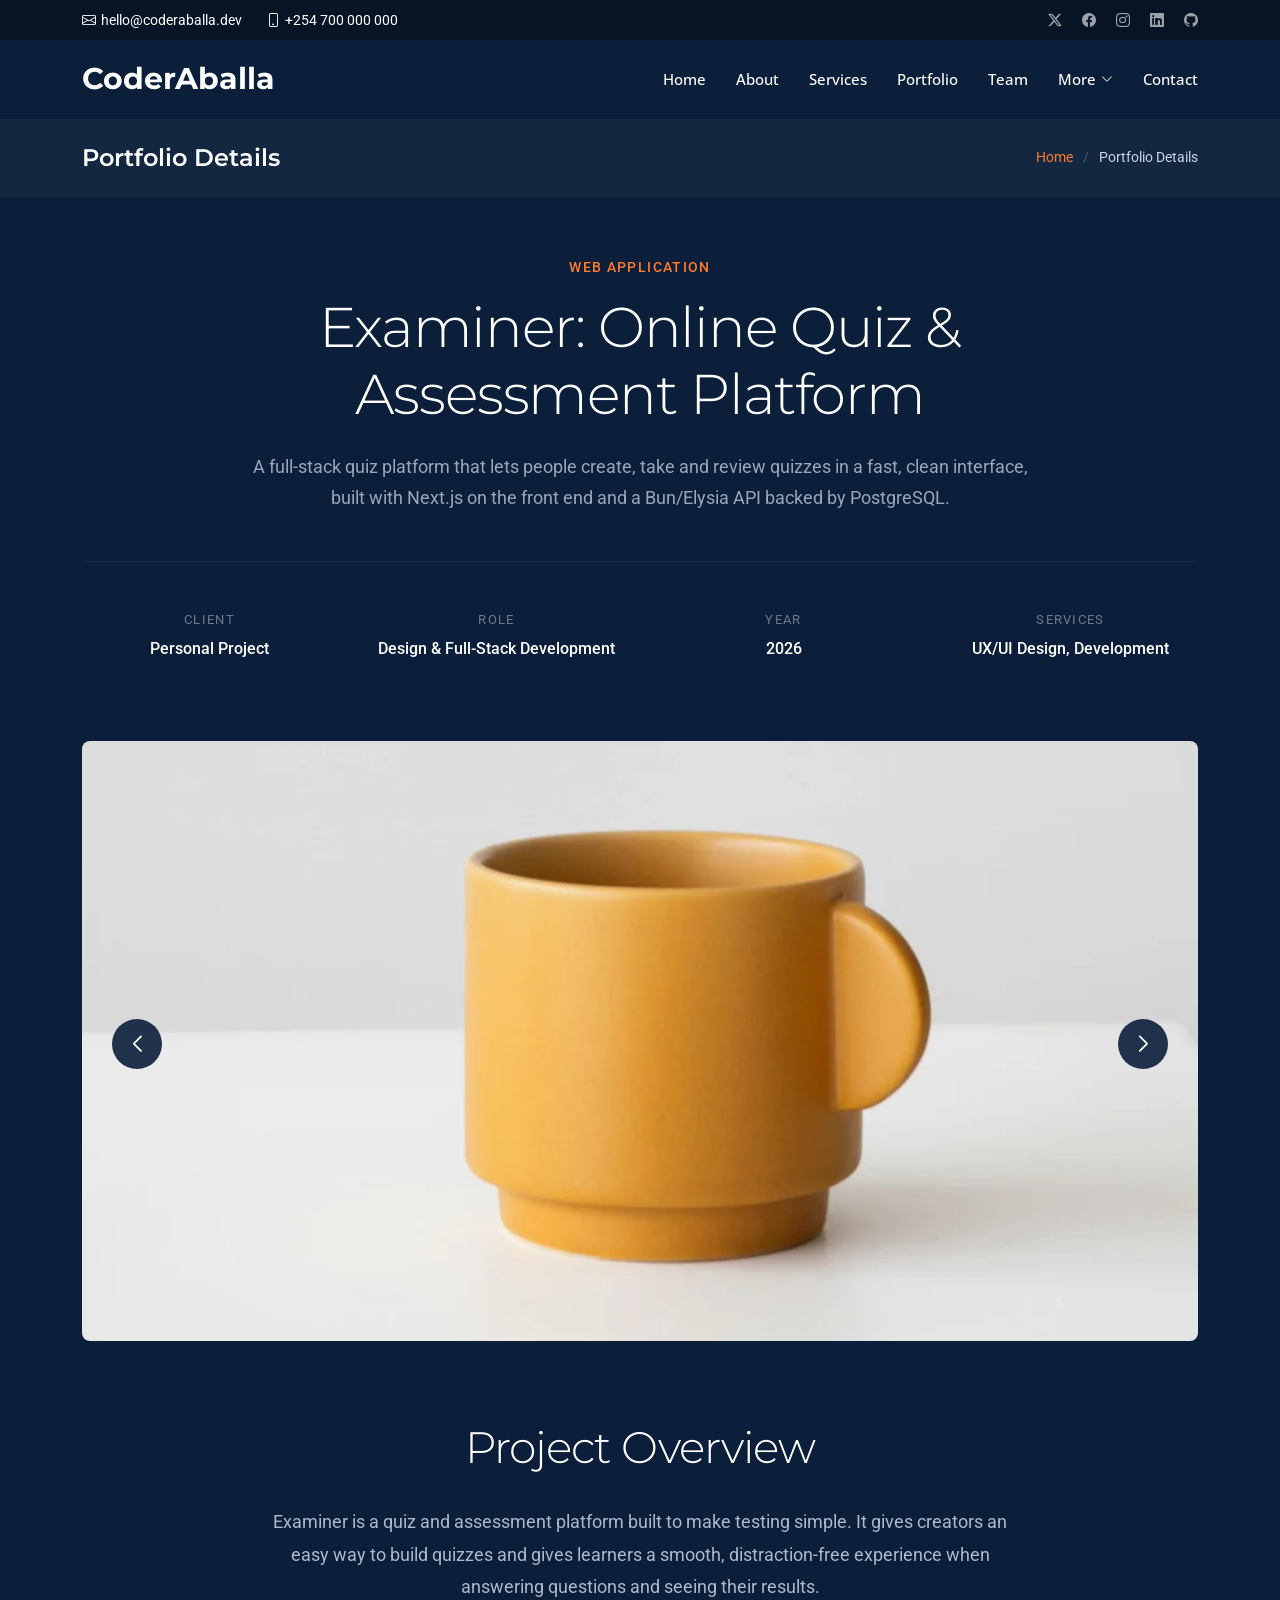
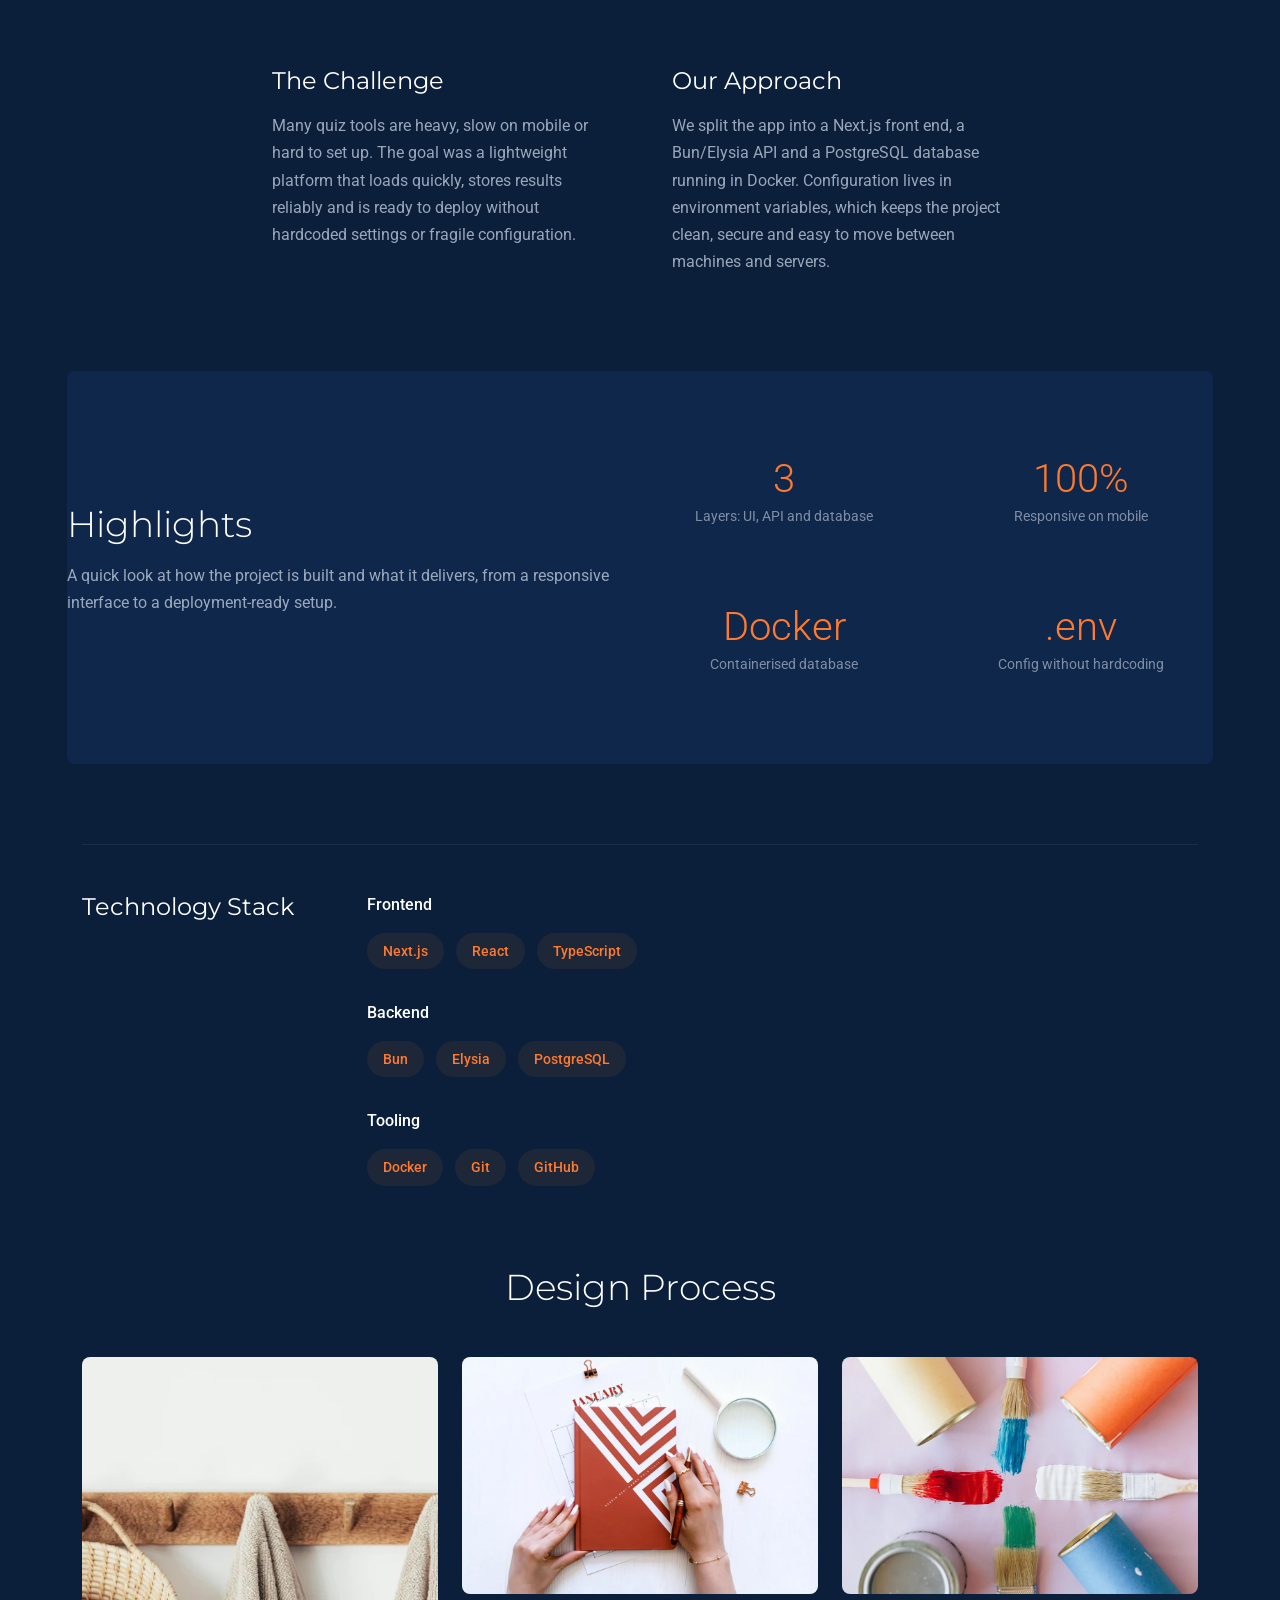
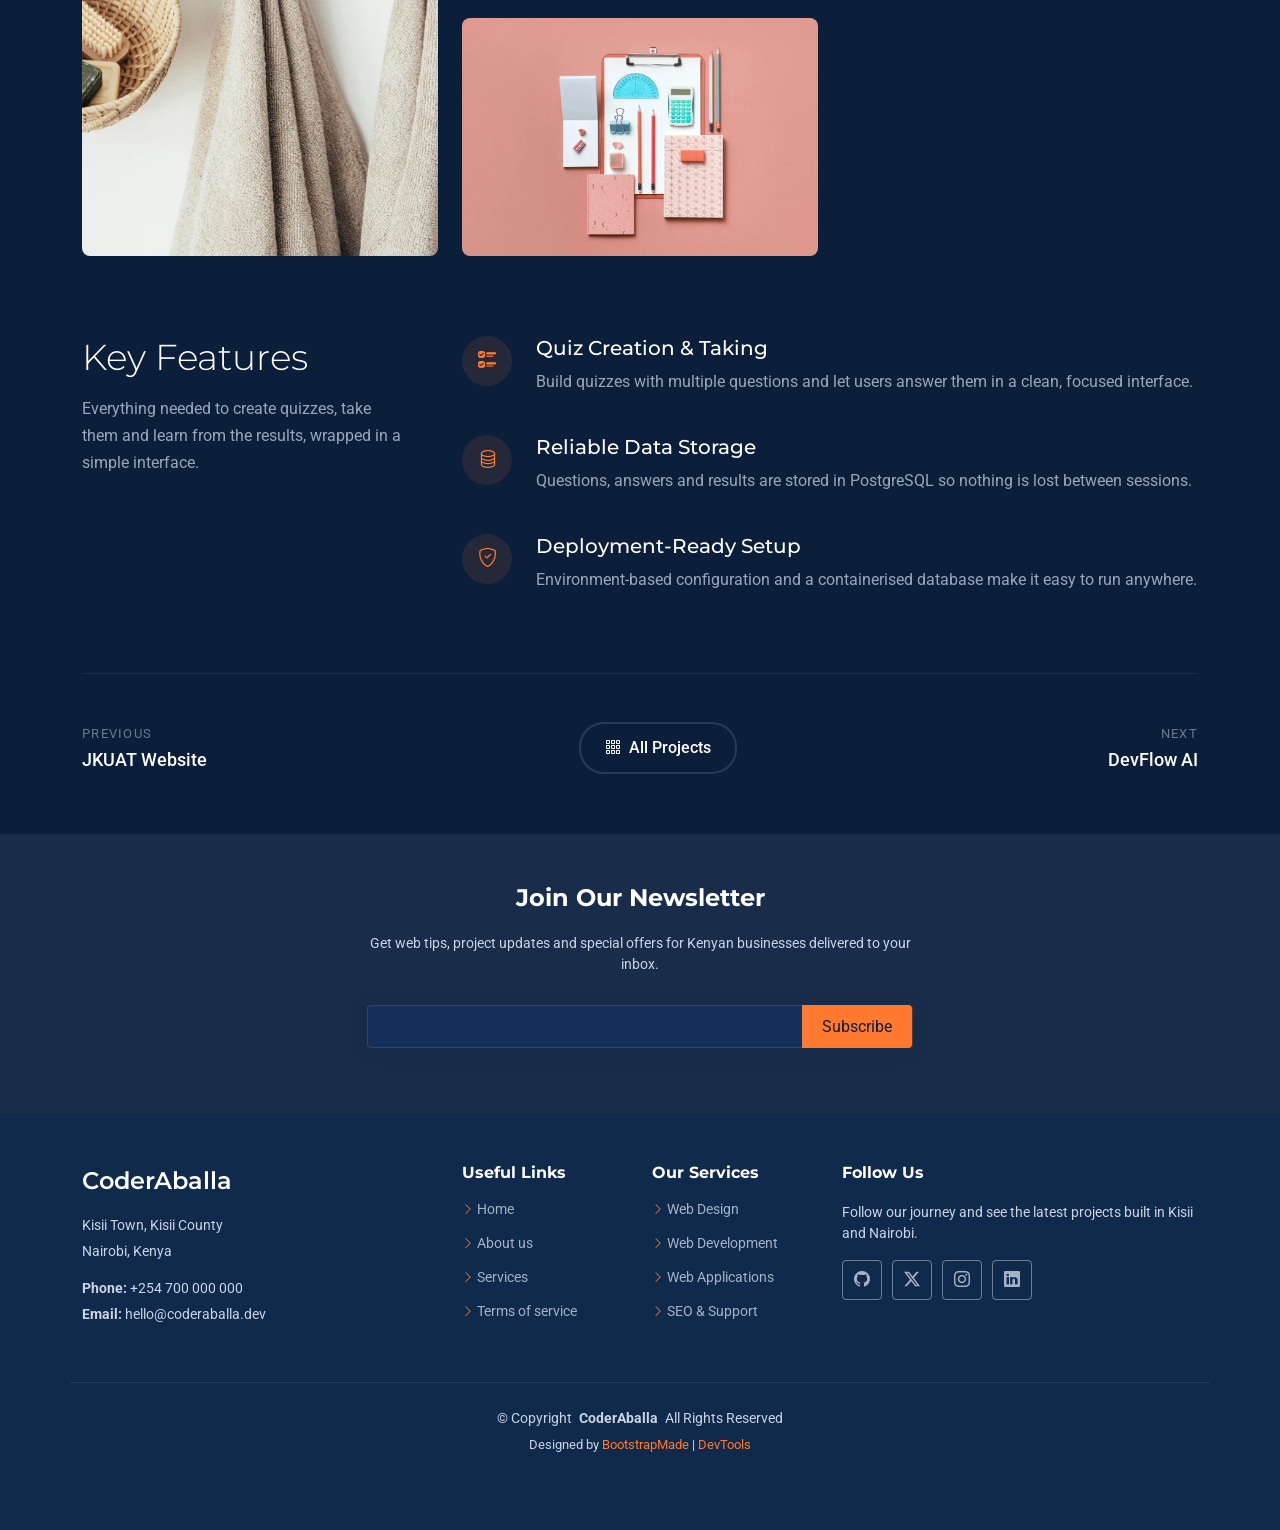
<file: portfolio-details.html>
<!DOCTYPE html>
<html lang="en">

<head>
  <meta charset="utf-8">
  <meta content="width=device-width, initial-scale=1.0" name="viewport">
  <title>Examiner Project Details | CoderAballa</title>
  <meta name="description" content="Examiner is a full-stack online quiz and assessment platform built by CoderAballa with Next.js, Bun/Elysia and PostgreSQL.">
  <meta name="keywords" content="quiz platform, Next.js, Bun, Elysia, PostgreSQL, web development Kenya">

  <!-- Favicons -->
  <link href="assets/img/favicon.png" rel="icon">
  <link href="assets/img/apple-touch-icon.png" rel="apple-touch-icon">

  <!-- Fonts -->
  <link href="https://fonts.googleapis.com" rel="preconnect">
  <link href="https://fonts.gstatic.com" rel="preconnect" crossorigin>
  <link href="https://fonts.googleapis.com/css2?family=Roboto:ital,wght@0,100;0,300;0,400;0,500;0,700;0,900;1,100;1,300;1,400;1,500;1,700;1,900&family=Open+Sans:ital,wght@0,300;0,400;0,500;0,600;0,700;0,800;1,300;1,400;1,500;1,600;1,700;1,800&family=Montserrat:ital,wght@0,100;0,200;0,300;0,400;0,500;0,600;0,700;0,800;0,900;1,100;1,200;1,300;1,400;1,500;1,600;1,700;1,800;1,900&display=swap" rel="stylesheet">

  <!-- Vendor CSS Files -->
  <link href="assets/vendor/bootstrap/css/bootstrap.min.css" rel="stylesheet">
  <link href="assets/vendor/bootstrap-icons/bootstrap-icons.css" rel="stylesheet">
  <link href="assets/vendor/aos/aos.css" rel="stylesheet">
  <link href="assets/vendor/glightbox/css/glightbox.min.css" rel="stylesheet">
  <link href="assets/vendor/swiper/swiper-bundle.min.css" rel="stylesheet">

  <!-- Main CSS File -->
  <link href="assets/css/main.css" rel="stylesheet">

  <!-- =======================================================
  * Template Name: CoreBiz
  * Template URL: https://bootstrapmade.com/corebiz-bootstrap-business-template/
  * Updated: Aug 30 2025 with Bootstrap v5.3.8
  * Author: BootstrapMade.com
  * License: https://bootstrapmade.com/license/
  ======================================================== -->
</head>

<body class="portfolio-details-page">

  <header id="header" class="header sticky-top">

    <div class="topbar d-flex align-items-center dark-background">
      <div class="container d-flex justify-content-center justify-content-md-between">
        <div class="contact-info d-flex align-items-center">
          <!-- REPLACE with your real email and phone -->
          <i class="bi bi-envelope d-flex align-items-center"><a href="mailto:hello@coderaballa.dev">hello@coderaballa.dev</a></i>
          <i class="bi bi-phone d-flex align-items-center ms-4"><span>+254 700 000 000</span></i>
        </div>
        <div class="social-links d-none d-md-flex align-items-center">
          <a href="#" class="twitter"><i class="bi bi-twitter-x"></i></a>
          <a href="#" class="facebook"><i class="bi bi-facebook"></i></a>
          <a href="#" class="instagram"><i class="bi bi-instagram"></i></a>
          <a href="#" class="linkedin"><i class="bi bi-linkedin"></i></a>
          <a href="https://github.com/CODERABALLA" class="github" target="_blank" rel="noopener"><i class="bi bi-github"></i></a>
        </div>
      </div>
    </div><!-- End Top Bar -->

    <div class="branding d-flex align-items-center">

      <div class="container position-relative d-flex align-items-center justify-content-between">
        <a href="index.html" class="logo d-flex align-items-center">
          <!-- Uncomment the line below if you also wish to use an image logo -->
          <!-- <img src="assets/img/logo.webp" alt=""> -->
          <h1 class="sitename">CoderAballa</h1>
        </a>

        <nav id="navmenu" class="navmenu">
          <ul>
            <li><a href="index.html#hero">Home</a></li>
            <li><a href="index.html#about">About</a></li>
            <li><a href="index.html#services">Services</a></li>
            <li><a href="index.html#portfolio">Portfolio</a></li>
            <li><a href="index.html#team">Team</a></li>
            <li class="dropdown"><a href="#"><span>More</span> <i class="bi bi-chevron-down toggle-dropdown"></i></a>
              <ul>
                <li><a href="index.html#skills">Skills &amp; Tools</a></li>
                <li class="dropdown"><a href="#"><span>Our Stack</span> <i class="bi bi-chevron-down toggle-dropdown"></i></a>
                  <ul>
                    <li><a href="index.html#skills">Frontend</a></li>
                    <li><a href="index.html#skills">Backend</a></li>
                    <li><a href="index.html#skills">Databases</a></li>
                    <li><a href="index.html#skills">DevOps &amp; Git</a></li>
                    <li><a href="index.html#skills">AI &amp; Automation</a></li>
                  </ul>
                </li>
                <li><a href="index.html#testimonials">Testimonials</a></li>
                <li><a href="index.html#pricing">Pricing</a></li>
                <li><a href="index.html#faq">FAQ</a></li>
              </ul>
            </li>
            <li><a href="index.html#contact">Contact</a></li>
          </ul>
          <i class="mobile-nav-toggle d-xl-none bi bi-list"></i>
        </nav>

      </div>

    </div>

  </header>

  <main class="main">

    <!-- Page Title -->
    <div class="page-title" data-aos="fade">
      <div class="container d-lg-flex justify-content-between align-items-center">
        <h1 class="mb-2 mb-lg-0">Portfolio Details</h1>
        <nav class="breadcrumbs">
          <ol>
            <li><a href="index.html">Home</a></li>
            <li class="current">Portfolio Details</li>
          </ol>
        </nav>
      </div>
    </div><!-- End Page Title -->

    <!-- Portfolio Details Section -->
    <section id="portfolio-details" class="portfolio-details section">

      <div class="container" data-aos="fade-up" data-aos-delay="100">

        <div class="project-hero">
          <div class="hero-content" data-aos="fade-up">
            <div class="project-category">Web Application</div>
            <h1 class="project-title">Examiner: Online Quiz &amp; Assessment Platform</h1>
            <p class="project-subtitle">A full-stack quiz platform that lets people create, take and review quizzes in a fast, clean interface, built with Next.js on the front end and a Bun/Elysia API backed by PostgreSQL.</p>
          </div>

          <div class="project-meta-grid" data-aos="fade-up" data-aos-delay="200">
            <div class="meta-column">
              <div class="meta-label">Client</div>
              <div class="meta-value">Personal Project</div>
            </div>
            <div class="meta-column">
              <div class="meta-label">Role</div>
              <div class="meta-value">Design &amp; Full-Stack Development</div>
            </div>
            <div class="meta-column">
              <div class="meta-label">Year</div>
              <div class="meta-value">2026</div>
            </div>
            <div class="meta-column">
              <div class="meta-label">Services</div>
              <div class="meta-value">UX/UI Design, Development</div>
            </div>
          </div>
        </div>

        <div class="visual-showcase" data-aos="zoom-in" data-aos-delay="100">
          <div class="main-visual">
            <div class="portfolio-details-slider swiper init-swiper">
              <script type="application/json" class="swiper-config">
                {
                  "loop": true,
                  "speed": 600,
                  "autoplay": {
                    "delay": 4000
                  },
                  "effect": "creative",
                  "creativeEffect": {
                    "prev": {
                      "shadow": false,
                      "translate": ["-120%", 0, -500]
                    },
                    "next": {
                      "shadow": false,
                      "translate": ["120%", 0, -500]
                    }
                  },
                  "slidesPerView": 1,
                  "navigation": {
                    "nextEl": ".swiper-button-next",
                    "prevEl": ".swiper-button-prev"
                  }
                }
              </script>
              <div class="swiper-wrapper">
                <div class="swiper-slide">
                  <img src="assets/img/portfolio/portfolio-5.webp" alt="Examiner project showcase" class="img-fluid" loading="lazy">
                </div>
                <div class="swiper-slide">
                  <img src="assets/img/portfolio/portfolio-7.webp" alt="Examiner project showcase" class="img-fluid" loading="lazy">
                </div>
                <div class="swiper-slide">
                  <img src="assets/img/portfolio/portfolio-8.webp" alt="Examiner project showcase" class="img-fluid" loading="lazy">
                </div>
              </div>
              <div class="swiper-button-next"></div>
              <div class="swiper-button-prev"></div>
            </div>
          </div>
        </div>

        <div class="content-section">
          <div class="row">
            <div class="col-lg-8 offset-lg-2">
              <div class="project-overview" data-aos="fade-up">
                <h2>Project Overview</h2>
                <p class="overview-text">Examiner is a quiz and assessment platform built to make testing simple. It gives creators an easy way to build quizzes and gives learners a smooth, distraction-free experience when answering questions and seeing their results.</p>

                <div class="challenge-solution">
                  <div class="challenge-block" data-aos="fade-up" data-aos-delay="100">
                    <h3>The Challenge</h3>
                    <p>Many quiz tools are heavy, slow on mobile or hard to set up. The goal was a lightweight platform that loads quickly, stores results reliably and is ready to deploy without hardcoded settings or fragile configuration.</p>
                  </div>

                  <div class="solution-block" data-aos="fade-up" data-aos-delay="200">
                    <h3>Our Approach</h3>
                    <p>We split the app into a Next.js front end, a Bun/Elysia API and a PostgreSQL database running in Docker. Configuration lives in environment variables, which keeps the project clean, secure and easy to move between machines and servers.</p>
                  </div>
                </div>
              </div>
            </div>
          </div>
        </div>

        <div class="metrics-showcase" data-aos="fade-up" data-aos-delay="100">
          <div class="row align-items-center">
            <div class="col-lg-6">
              <div class="metrics-content">
                <h3>Highlights</h3>
                <p>A quick look at how the project is built and what it delivers, from a responsive interface to a deployment-ready setup.</p>
              </div>
            </div>
            <div class="col-lg-6">
              <div class="metrics-grid">
                <div class="metric-item" data-aos="fade-up" data-aos-delay="200">
                  <div class="metric-number">3</div>
                  <div class="metric-label">Layers: UI, API and database</div>
                </div>
                <div class="metric-item" data-aos="fade-up" data-aos-delay="250">
                  <div class="metric-number">100%</div>
                  <div class="metric-label">Responsive on mobile</div>
                </div>
                <div class="metric-item" data-aos="fade-up" data-aos-delay="300">
                  <div class="metric-number">Docker</div>
                  <div class="metric-label">Containerised database</div>
                </div>
                <div class="metric-item" data-aos="fade-up" data-aos-delay="350">
                  <div class="metric-number">.env</div>
                  <div class="metric-label">Config without hardcoding</div>
                </div>
              </div>
            </div>
          </div>
        </div>

        <div class="technology-stack" data-aos="fade-up" data-aos-delay="100">
          <div class="row">
            <div class="col-lg-3">
              <h3>Technology Stack</h3>
            </div>
            <div class="col-lg-9">
              <div class="tech-categories">
                <div class="tech-category" data-aos="fade-up" data-aos-delay="150">
                  <div class="category-title">Frontend</div>
                  <div class="tech-list">
                    <span class="tech-item">Next.js</span>
                    <span class="tech-item">React</span>
                    <span class="tech-item">TypeScript</span>
                  </div>
                </div>
                <div class="tech-category" data-aos="fade-up" data-aos-delay="200">
                  <div class="category-title">Backend</div>
                  <div class="tech-list">
                    <span class="tech-item">Bun</span>
                    <span class="tech-item">Elysia</span>
                    <span class="tech-item">PostgreSQL</span>
                  </div>
                </div>
                <div class="tech-category" data-aos="fade-up" data-aos-delay="250">
                  <div class="category-title">Tooling</div>
                  <div class="tech-list">
                    <span class="tech-item">Docker</span>
                    <span class="tech-item">Git</span>
                    <span class="tech-item">GitHub</span>
                  </div>
                </div>
              </div>
            </div>
          </div>
        </div>

        <div class="process-gallery" data-aos="fade-up" data-aos-delay="100">
          <h3>Design Process</h3>
          <div class="gallery-masonry">
            <div class="gallery-item large" data-aos="fade-up" data-aos-delay="150">
              <img src="assets/img/portfolio/portfolio-11.webp" alt="Design process" class="img-fluid glightbox" loading="lazy">
              <div class="gallery-caption">Research &amp; Requirements</div>
            </div>
            <div class="gallery-item" data-aos="fade-up" data-aos-delay="200">
              <img src="assets/img/portfolio/portfolio-12.webp" alt="Design process" class="img-fluid glightbox" loading="lazy">
              <div class="gallery-caption">Wireframes</div>
            </div>
            <div class="gallery-item" data-aos="fade-up" data-aos-delay="250">
              <img src="assets/img/portfolio/portfolio-3.webp" alt="Design process" class="img-fluid glightbox" loading="lazy">
              <div class="gallery-caption">Prototypes</div>
            </div>
            <div class="gallery-item" data-aos="fade-up" data-aos-delay="300">
              <img src="assets/img/portfolio/portfolio-4.webp" alt="Design process" class="img-fluid glightbox" loading="lazy">
              <div class="gallery-caption">Final Design</div>
            </div>
          </div>
        </div>

        <div class="key-features-section" data-aos="fade-up" data-aos-delay="100">
          <div class="row">
            <div class="col-lg-4">
              <div class="features-intro">
                <h3>Key Features</h3>
                <p>Everything needed to create quizzes, take them and learn from the results, wrapped in a simple interface.</p>
              </div>
            </div>
            <div class="col-lg-8">
              <div class="features-list">
                <div class="feature-row" data-aos="fade-up" data-aos-delay="150">
                  <div class="feature-icon">
                    <i class="bi bi-ui-checks"></i>
                  </div>
                  <div class="feature-content">
                    <h4>Quiz Creation &amp; Taking</h4>
                    <p>Build quizzes with multiple questions and let users answer them in a clean, focused interface.</p>
                  </div>
                </div>
                <div class="feature-row" data-aos="fade-up" data-aos-delay="200">
                  <div class="feature-icon">
                    <i class="bi bi-database"></i>
                  </div>
                  <div class="feature-content">
                    <h4>Reliable Data Storage</h4>
                    <p>Questions, answers and results are stored in PostgreSQL so nothing is lost between sessions.</p>
                  </div>
                </div>
                <div class="feature-row" data-aos="fade-up" data-aos-delay="250">
                  <div class="feature-icon">
                    <i class="bi bi-shield-check"></i>
                  </div>
                  <div class="feature-content">
                    <h4>Deployment-Ready Setup</h4>
                    <p>Environment-based configuration and a containerised database make it easy to run anywhere.</p>
                  </div>
                </div>
              </div>
            </div>
          </div>
        </div>

        <div class="project-footer" data-aos="fade-up" data-aos-delay="200">
          <div class="footer-navigation">
            <a href="index.html#portfolio" class="nav-link prev-project">
              <span class="nav-direction">Previous</span>
              <span class="nav-title">JKUAT Website</span>
            </a>
            <a href="index.html#portfolio" class="nav-link all-projects">
              <i class="bi bi-grid-3x3-gap"></i>
              <span>All Projects</span>
            </a>
            <a href="index.html#portfolio" class="nav-link next-project">
              <span class="nav-direction">Next</span>
              <span class="nav-title">DevFlow AI</span>
            </a>
          </div>
        </div>

      </div>

    </section><!-- /Portfolio Details Section -->

  </main>

  <footer id="footer" class="footer light-background">

    <div class="footer-newsletter">
      <div class="container">
        <div class="row justify-content-center text-center">
          <div class="col-lg-6">
            <h4>Join Our Newsletter</h4>
            <p>Get web tips, project updates and special offers for Kenyan businesses delivered to your inbox.</p>
            <form action="forms/newsletter.php" method="post" class="php-email-form">
              <div class="newsletter-form"><input type="email" name="email"><input type="submit" value="Subscribe"></div>
              <div class="loading">Loading</div>
              <div class="error-message"></div>
              <div class="sent-message">Your subscription request has been sent. Thank you!</div>
            </form>
          </div>
        </div>
      </div>
    </div>

    <div class="container footer-top">
      <div class="row gy-4">
        <div class="col-lg-4 col-md-6 footer-about">
          <a href="index.html" class="d-flex align-items-center">
            <span class="sitename">CoderAballa</span>
          </a>
          <div class="footer-contact pt-3">
            <p>Kisii Town, Kisii County</p>
            <p>Nairobi, Kenya</p>
            <p class="mt-3"><strong>Phone:</strong> <span>+254 700 000 000</span></p>
            <p><strong>Email:</strong> <span>hello@coderaballa.dev</span></p>
          </div>
        </div>

        <div class="col-lg-2 col-md-3 footer-links">
          <h4>Useful Links</h4>
          <ul>
            <li><i class="bi bi-chevron-right"></i> <a href="index.html#hero">Home</a></li>
            <li><i class="bi bi-chevron-right"></i> <a href="index.html#about">About us</a></li>
            <li><i class="bi bi-chevron-right"></i> <a href="index.html#services">Services</a></li>
            <li><i class="bi bi-chevron-right"></i> <a href="#">Terms of service</a></li>
          </ul>
        </div>

        <div class="col-lg-2 col-md-3 footer-links">
          <h4>Our Services</h4>
          <ul>
            <li><i class="bi bi-chevron-right"></i> <a href="index.html#services">Web Design</a></li>
            <li><i class="bi bi-chevron-right"></i> <a href="index.html#services">Web Development</a></li>
            <li><i class="bi bi-chevron-right"></i> <a href="index.html#services">Web Applications</a></li>
            <li><i class="bi bi-chevron-right"></i> <a href="index.html#services">SEO &amp; Support</a></li>
          </ul>
        </div>

        <div class="col-lg-4 col-md-12">
          <h4>Follow Us</h4>
          <p>Follow our journey and see the latest projects built in Kisii and Nairobi.</p>
          <div class="social-links d-flex">
            <a href="https://github.com/CODERABALLA" target="_blank" rel="noopener"><i class="bi bi-github"></i></a>
            <a href=""><i class="bi bi-twitter-x"></i></a>
            <a href=""><i class="bi bi-instagram"></i></a>
            <a href=""><i class="bi bi-linkedin"></i></a>
          </div>
        </div>

      </div>
    </div>

    <div class="container copyright text-center mt-4">
      <p>© <span>Copyright</span> <strong class="px-1 sitename">CoderAballa</strong> <span>All Rights Reserved</span></p>
      <div class="credits">
        <!-- All the links in the footer should remain intact. -->
        <!-- You can delete the links only if you've purchased the pro version. -->
        <!-- Licensing information: https://bootstrapmade.com/license/ -->
        <!-- Purchase the pro version with working PHP/AJAX contact form: [buy-url] -->
        Designed by <a href="https://bootstrapmade.com/">BootstrapMade</a> | <a href="https://bootstrapmade.com/tools/">DevTools</a>
      </div>
    </div>

  </footer>

  <!-- Scroll Top -->
  <a href="#" id="scroll-top" class="scroll-top d-flex align-items-center justify-content-center"><i class="bi bi-arrow-up-short"></i></a>

  <!-- Preloader -->
  <div id="preloader">
    <div></div>
    <div></div>
    <div></div>
    <div></div>
  </div>

  <!-- Vendor JS Files -->
  <script src="assets/vendor/bootstrap/js/bootstrap.bundle.min.js"></script>
  <script src="assets/vendor/php-email-form/validate.js"></script>
  <script src="assets/vendor/aos/aos.js"></script>
  <script src="assets/vendor/glightbox/js/glightbox.min.js"></script>
  <script src="assets/vendor/purecounter/purecounter_vanilla.js"></script>
  <script src="assets/vendor/waypoints/noframework.waypoints.js"></script>
  <script src="assets/vendor/swiper/swiper-bundle.min.js"></script>
  <script src="assets/vendor/imagesloaded/imagesloaded.pkgd.min.js"></script>
  <script src="assets/vendor/isotope-layout/isotope.pkgd.min.js"></script>

  <!-- Main JS File -->
  <script src="assets/js/main.js"></script>

</body>

</html>
</file>
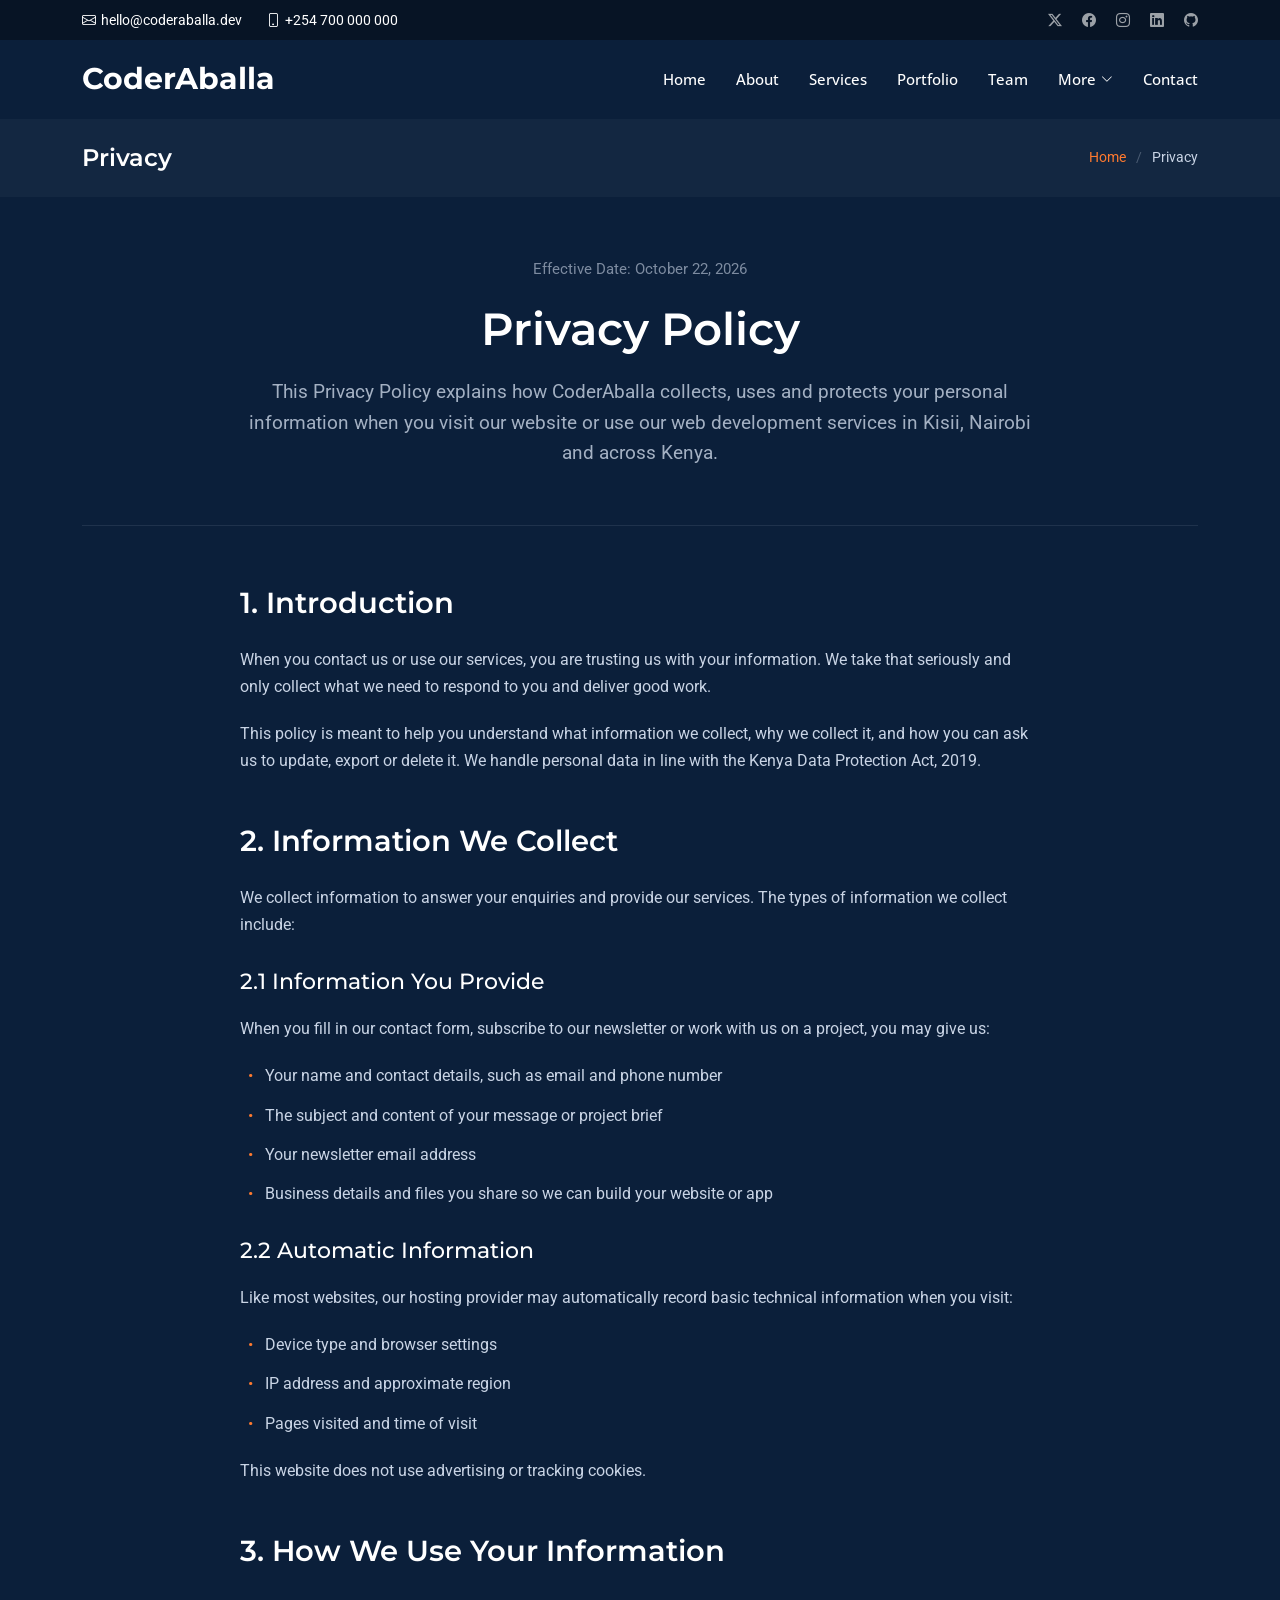
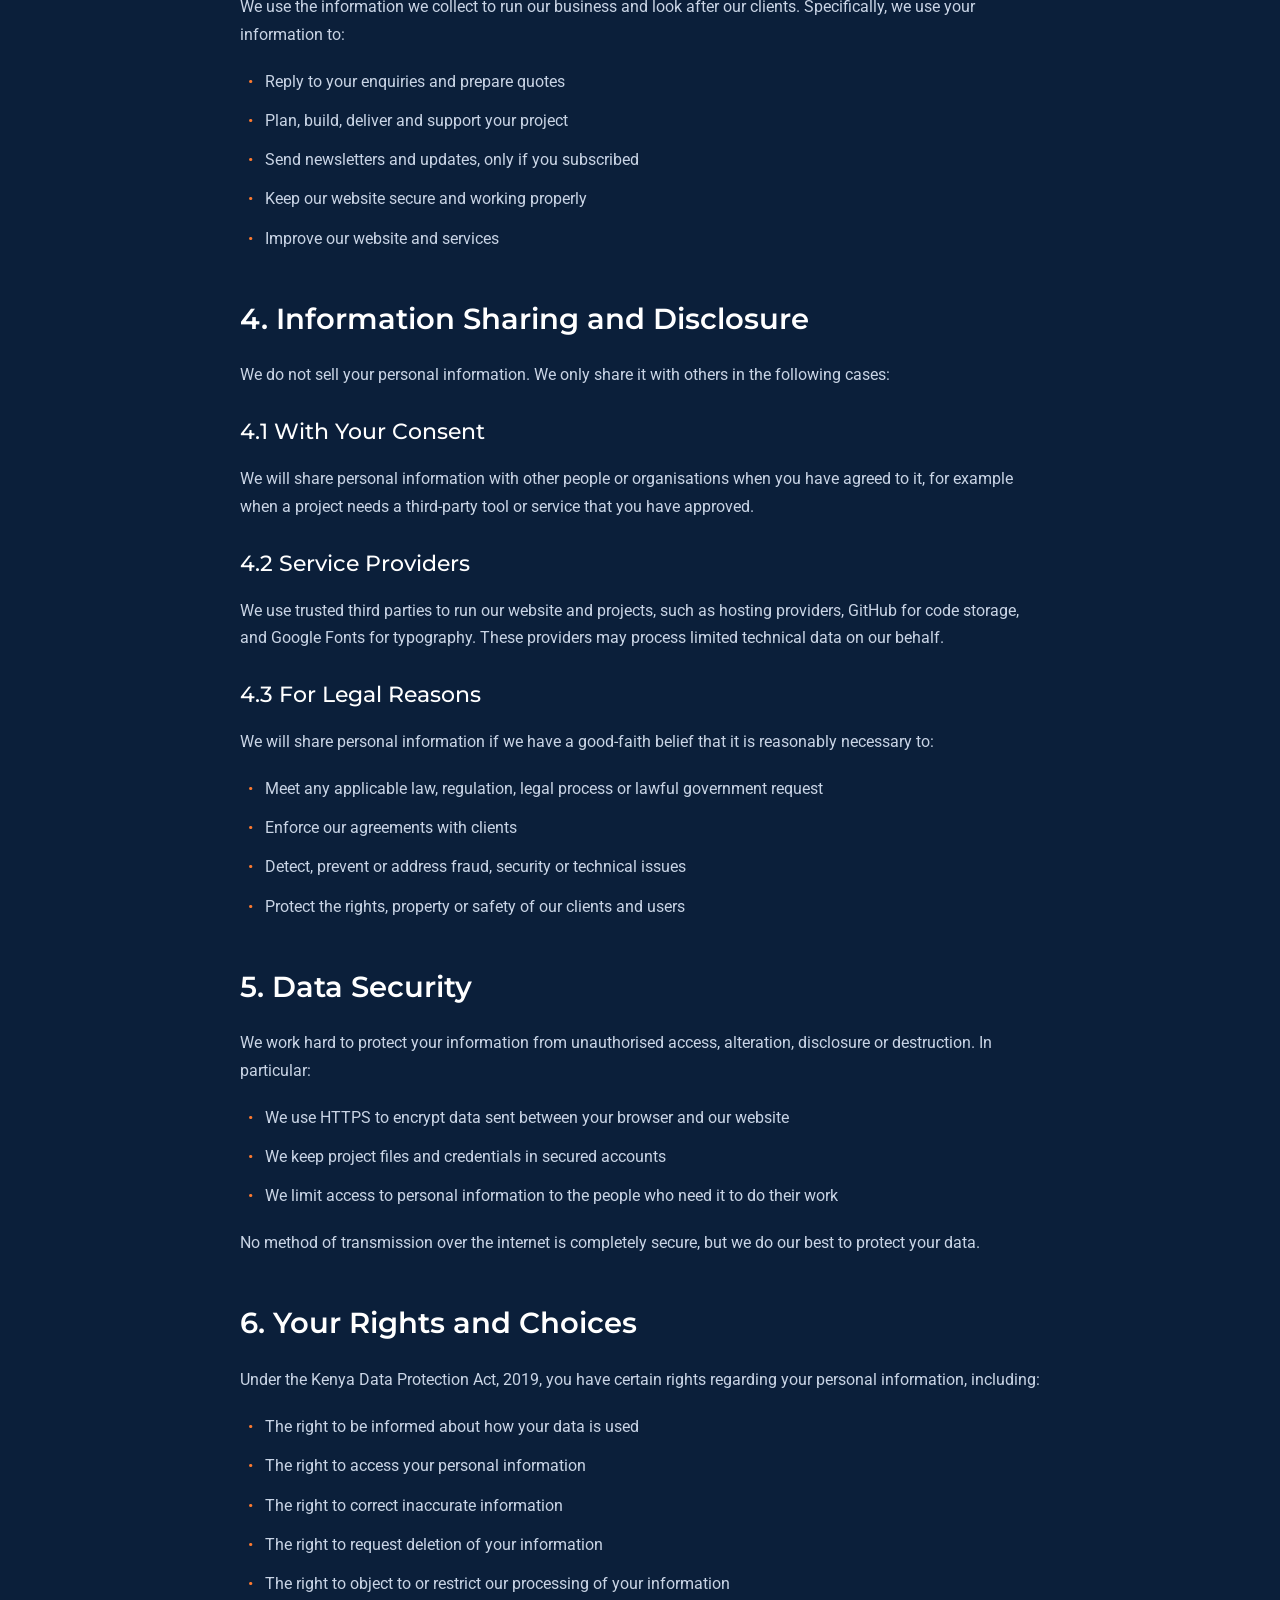
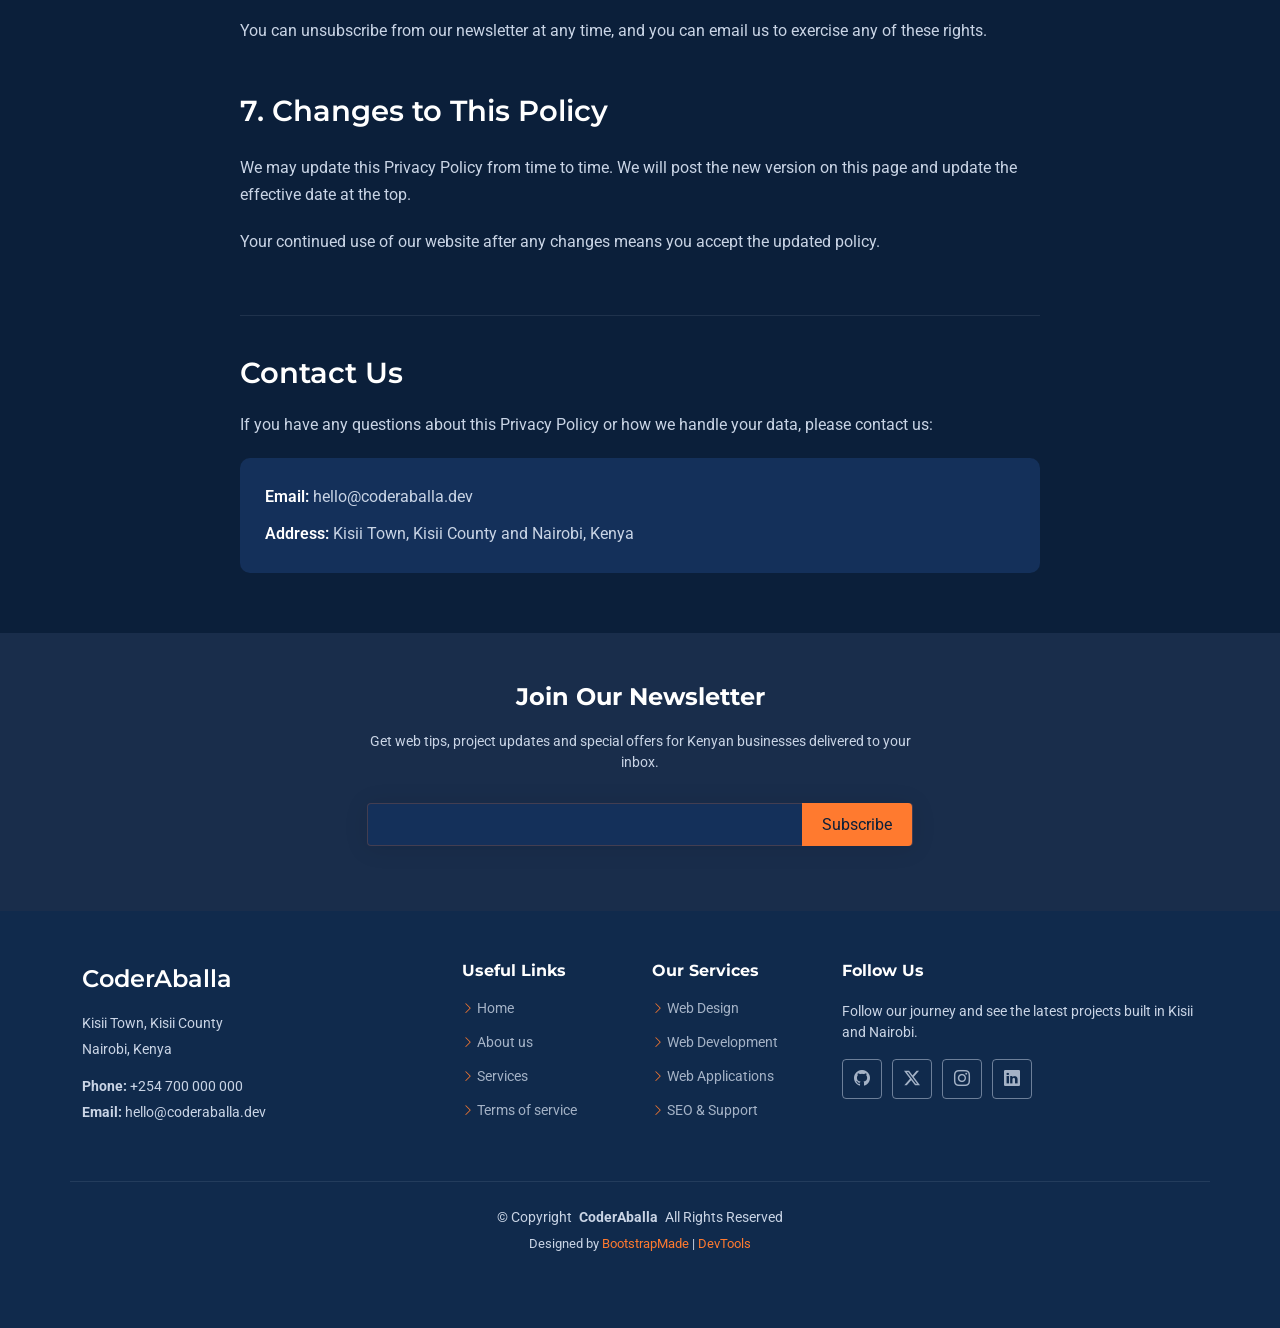
<file: privacy.html>
<!DOCTYPE html>
<html lang="en">

<head>
  <meta charset="utf-8">
  <meta content="width=device-width, initial-scale=1.0" name="viewport">
  <title>Privacy Policy | CoderAballa</title>
  <meta name="description" content="How CoderAballa collects, uses and protects your personal information when you use our website and web development services.">
  <meta name="keywords" content="privacy policy, data protection Kenya, CoderAballa">

  <!-- Favicons -->
  <link href="assets/img/favicon.png" rel="icon">
  <link href="assets/img/apple-touch-icon.png" rel="apple-touch-icon">

  <!-- Fonts -->
  <link href="https://fonts.googleapis.com" rel="preconnect">
  <link href="https://fonts.gstatic.com" rel="preconnect" crossorigin>
  <link href="https://fonts.googleapis.com/css2?family=Roboto:ital,wght@0,100;0,300;0,400;0,500;0,700;0,900;1,100;1,300;1,400;1,500;1,700;1,900&family=Open+Sans:ital,wght@0,300;0,400;0,500;0,600;0,700;0,800;1,300;1,400;1,500;1,600;1,700;1,800&family=Montserrat:ital,wght@0,100;0,200;0,300;0,400;0,500;0,600;0,700;0,800;0,900;1,100;1,200;1,300;1,400;1,500;1,600;1,700;1,800;1,900&display=swap" rel="stylesheet">

  <!-- Vendor CSS Files -->
  <link href="assets/vendor/bootstrap/css/bootstrap.min.css" rel="stylesheet">
  <link href="assets/vendor/bootstrap-icons/bootstrap-icons.css" rel="stylesheet">
  <link href="assets/vendor/aos/aos.css" rel="stylesheet">
  <link href="assets/vendor/glightbox/css/glightbox.min.css" rel="stylesheet">
  <link href="assets/vendor/swiper/swiper-bundle.min.css" rel="stylesheet">

  <!-- Main CSS File -->
  <link href="assets/css/main.css" rel="stylesheet">

  <!-- =======================================================
  * Template Name: CoreBiz
  * Template URL: https://bootstrapmade.com/corebiz-bootstrap-business-template/
  * Updated: Aug 30 2025 with Bootstrap v5.3.8
  * Author: BootstrapMade.com
  * License: https://bootstrapmade.com/license/
  ======================================================== -->
</head>

<body class="privacy-page">

  <header id="header" class="header sticky-top">

    <div class="topbar d-flex align-items-center dark-background">
      <div class="container d-flex justify-content-center justify-content-md-between">
        <div class="contact-info d-flex align-items-center">
          <!-- REPLACE with your real email and phone -->
          <i class="bi bi-envelope d-flex align-items-center"><a href="mailto:hello@coderaballa.dev">hello@coderaballa.dev</a></i>
          <i class="bi bi-phone d-flex align-items-center ms-4"><span>+254 700 000 000</span></i>
        </div>
        <div class="social-links d-none d-md-flex align-items-center">
          <a href="#" class="twitter"><i class="bi bi-twitter-x"></i></a>
          <a href="#" class="facebook"><i class="bi bi-facebook"></i></a>
          <a href="#" class="instagram"><i class="bi bi-instagram"></i></a>
          <a href="#" class="linkedin"><i class="bi bi-linkedin"></i></a>
          <a href="https://github.com/CODERABALLA" class="github" target="_blank" rel="noopener"><i class="bi bi-github"></i></a>
        </div>
      </div>
    </div><!-- End Top Bar -->

    <div class="branding d-flex align-items-center">

      <div class="container position-relative d-flex align-items-center justify-content-between">
        <a href="index.html" class="logo d-flex align-items-center">
          <!-- Uncomment the line below if you also wish to use an image logo -->
          <!-- <img src="assets/img/logo.webp" alt=""> -->
          <h1 class="sitename">CoderAballa</h1>
        </a>

        <nav id="navmenu" class="navmenu">
          <ul>
            <li><a href="index.html#hero">Home</a></li>
            <li><a href="index.html#about">About</a></li>
            <li><a href="index.html#services">Services</a></li>
            <li><a href="index.html#portfolio">Portfolio</a></li>
            <li><a href="index.html#team">Team</a></li>
            <li class="dropdown"><a href="#"><span>More</span> <i class="bi bi-chevron-down toggle-dropdown"></i></a>
              <ul>
                <li><a href="index.html#skills">Skills &amp; Tools</a></li>
                <li class="dropdown"><a href="#"><span>Our Stack</span> <i class="bi bi-chevron-down toggle-dropdown"></i></a>
                  <ul>
                    <li><a href="index.html#skills">Frontend</a></li>
                    <li><a href="index.html#skills">Backend</a></li>
                    <li><a href="index.html#skills">Databases</a></li>
                    <li><a href="index.html#skills">DevOps &amp; Git</a></li>
                    <li><a href="index.html#skills">AI &amp; Automation</a></li>
                  </ul>
                </li>
                <li><a href="index.html#testimonials">Testimonials</a></li>
                <li><a href="index.html#pricing">Pricing</a></li>
                <li><a href="index.html#faq">FAQ</a></li>
              </ul>
            </li>
            <li><a href="index.html#contact">Contact</a></li>
          </ul>
          <i class="mobile-nav-toggle d-xl-none bi bi-list"></i>
        </nav>

      </div>

    </div>

  </header>

  <main class="main">

    <!-- Page Title -->
    <div class="page-title" data-aos="fade">
      <div class="container d-lg-flex justify-content-between align-items-center">
        <h1 class="mb-2 mb-lg-0">Privacy</h1>
        <nav class="breadcrumbs">
          <ol>
            <li><a href="index.html">Home</a></li>
            <li class="current">Privacy</li>
          </ol>
        </nav>
      </div>
    </div><!-- End Page Title -->

    <!-- Privacy 2 Section -->
    <section id="privacy-2" class="privacy-2 section">

      <div class="container" data-aos="fade-up">
        <!-- Header -->
        <div class="privacy-header" data-aos="fade-up">
          <div class="header-content">
            <div class="last-updated">Effective Date: October 22, 2026</div>
            <h1>Privacy Policy</h1>
            <p class="intro-text">This Privacy Policy explains how CoderAballa collects, uses and protects your personal information when you visit our website or use our web development services in Kisii, Nairobi and across Kenya.</p>
          </div>
        </div>

        <!-- Main Content -->
        <div class="privacy-content" data-aos="fade-up">
          <!-- Introduction -->
          <div class="content-section">
            <h2>1. Introduction</h2>
            <p>When you contact us or use our services, you are trusting us with your information. We take that seriously and only collect what we need to respond to you and deliver good work.</p>
            <p>This policy is meant to help you understand what information we collect, why we collect it, and how you can ask us to update, export or delete it. We handle personal data in line with the Kenya Data Protection Act, 2019.</p>
          </div>

          <!-- Information Collection -->
          <div class="content-section">
            <h2>2. Information We Collect</h2>
            <p>We collect information to answer your enquiries and provide our services. The types of information we collect include:</p>

            <h3>2.1 Information You Provide</h3>
            <p>When you fill in our contact form, subscribe to our newsletter or work with us on a project, you may give us:</p>
            <ul>
              <li>Your name and contact details, such as email and phone number</li>
              <li>The subject and content of your message or project brief</li>
              <li>Your newsletter email address</li>
              <li>Business details and files you share so we can build your website or app</li>
            </ul>

            <h3>2.2 Automatic Information</h3>
            <p>Like most websites, our hosting provider may automatically record basic technical information when you visit:</p>
            <ul>
              <li>Device type and browser settings</li>
              <li>IP address and approximate region</li>
              <li>Pages visited and time of visit</li>
            </ul>
            <p>This website does not use advertising or tracking cookies.</p>
          </div>

          <!-- Use of Information -->
          <div class="content-section">
            <h2>3. How We Use Your Information</h2>
            <p>We use the information we collect to run our business and look after our clients. Specifically, we use your information to:</p>
            <ul>
              <li>Reply to your enquiries and prepare quotes</li>
              <li>Plan, build, deliver and support your project</li>
              <li>Send newsletters and updates, only if you subscribed</li>
              <li>Keep our website secure and working properly</li>
              <li>Improve our website and services</li>
            </ul>
          </div>

          <!-- Information Sharing -->
          <div class="content-section">
            <h2>4. Information Sharing and Disclosure</h2>
            <p>We do not sell your personal information. We only share it with others in the following cases:</p>

            <h3>4.1 With Your Consent</h3>
            <p>We will share personal information with other people or organisations when you have agreed to it, for example when a project needs a third-party tool or service that you have approved.</p>

            <h3>4.2 Service Providers</h3>
            <p>We use trusted third parties to run our website and projects, such as hosting providers, GitHub for code storage, and Google Fonts for typography. These providers may process limited technical data on our behalf.</p>

            <h3>4.3 For Legal Reasons</h3>
            <p>We will share personal information if we have a good-faith belief that it is reasonably necessary to:</p>
            <ul>
              <li>Meet any applicable law, regulation, legal process or lawful government request</li>
              <li>Enforce our agreements with clients</li>
              <li>Detect, prevent or address fraud, security or technical issues</li>
              <li>Protect the rights, property or safety of our clients and users</li>
            </ul>
          </div>

          <!-- Data Security -->
          <div class="content-section">
            <h2>5. Data Security</h2>
            <p>We work hard to protect your information from unauthorised access, alteration, disclosure or destruction. In particular:</p>
            <ul>
              <li>We use HTTPS to encrypt data sent between your browser and our website</li>
              <li>We keep project files and credentials in secured accounts</li>
              <li>We limit access to personal information to the people who need it to do their work</li>
            </ul>
            <p>No method of transmission over the internet is completely secure, but we do our best to protect your data.</p>
          </div>

          <!-- Your Rights -->
          <div class="content-section">
            <h2>6. Your Rights and Choices</h2>
            <p>Under the Kenya Data Protection Act, 2019, you have certain rights regarding your personal information, including:</p>
            <ul>
              <li>The right to be informed about how your data is used</li>
              <li>The right to access your personal information</li>
              <li>The right to correct inaccurate information</li>
              <li>The right to request deletion of your information</li>
              <li>The right to object to or restrict our processing of your information</li>
            </ul>
            <p>You can unsubscribe from our newsletter at any time, and you can email us to exercise any of these rights.</p>
          </div>

          <!-- Policy Updates -->
          <div class="content-section">
            <h2>7. Changes to This Policy</h2>
            <p>We may update this Privacy Policy from time to time. We will post the new version on this page and update the effective date at the top.</p>
            <p>Your continued use of our website after any changes means you accept the updated policy.</p>
          </div>
        </div>

        <!-- Contact Section -->
        <div class="privacy-contact" data-aos="fade-up">
          <h2>Contact Us</h2>
          <p>If you have any questions about this Privacy Policy or how we handle your data, please contact us:</p>
          <div class="contact-details">
            <p><strong>Email:</strong> hello@coderaballa.dev</p>
            <p><strong>Address:</strong> Kisii Town, Kisii County and Nairobi, Kenya</p>
          </div>
        </div>

      </div>

    </section><!-- /Privacy 2 Section -->

  </main>

  <footer id="footer" class="footer light-background">

    <div class="footer-newsletter">
      <div class="container">
        <div class="row justify-content-center text-center">
          <div class="col-lg-6">
            <h4>Join Our Newsletter</h4>
            <p>Get web tips, project updates and special offers for Kenyan businesses delivered to your inbox.</p>
            <form action="forms/newsletter.php" method="post" class="php-email-form">
              <div class="newsletter-form"><input type="email" name="email"><input type="submit" value="Subscribe"></div>
              <div class="loading">Loading</div>
              <div class="error-message"></div>
              <div class="sent-message">Your subscription request has been sent. Thank you!</div>
            </form>
          </div>
        </div>
      </div>
    </div>

    <div class="container footer-top">
      <div class="row gy-4">
        <div class="col-lg-4 col-md-6 footer-about">
          <a href="index.html" class="d-flex align-items-center">
            <span class="sitename">CoderAballa</span>
          </a>
          <div class="footer-contact pt-3">
            <p>Kisii Town, Kisii County</p>
            <p>Nairobi, Kenya</p>
            <p class="mt-3"><strong>Phone:</strong> <span>+254 700 000 000</span></p>
            <p><strong>Email:</strong> <span>hello@coderaballa.dev</span></p>
          </div>
        </div>

        <div class="col-lg-2 col-md-3 footer-links">
          <h4>Useful Links</h4>
          <ul>
            <li><i class="bi bi-chevron-right"></i> <a href="index.html#hero">Home</a></li>
            <li><i class="bi bi-chevron-right"></i> <a href="index.html#about">About us</a></li>
            <li><i class="bi bi-chevron-right"></i> <a href="index.html#services">Services</a></li>
            <li><i class="bi bi-chevron-right"></i> <a href="#">Terms of service</a></li>
          </ul>
        </div>

        <div class="col-lg-2 col-md-3 footer-links">
          <h4>Our Services</h4>
          <ul>
            <li><i class="bi bi-chevron-right"></i> <a href="index.html#services">Web Design</a></li>
            <li><i class="bi bi-chevron-right"></i> <a href="index.html#services">Web Development</a></li>
            <li><i class="bi bi-chevron-right"></i> <a href="index.html#services">Web Applications</a></li>
            <li><i class="bi bi-chevron-right"></i> <a href="index.html#services">SEO &amp; Support</a></li>
          </ul>
        </div>

        <div class="col-lg-4 col-md-12">
          <h4>Follow Us</h4>
          <p>Follow our journey and see the latest projects built in Kisii and Nairobi.</p>
          <div class="social-links d-flex">
            <a href="https://github.com/CODERABALLA" target="_blank" rel="noopener"><i class="bi bi-github"></i></a>
            <a href=""><i class="bi bi-twitter-x"></i></a>
            <a href=""><i class="bi bi-instagram"></i></a>
            <a href=""><i class="bi bi-linkedin"></i></a>
          </div>
        </div>

      </div>
    </div>

    <div class="container copyright text-center mt-4">
      <p>© <span>Copyright</span> <strong class="px-1 sitename">CoderAballa</strong> <span>All Rights Reserved</span></p>
      <div class="credits">
        <!-- All the links in the footer should remain intact. -->
        <!-- You can delete the links only if you've purchased the pro version. -->
        <!-- Licensing information: https://bootstrapmade.com/license/ -->
        <!-- Purchase the pro version with working PHP/AJAX contact form: [buy-url] -->
        Designed by <a href="https://bootstrapmade.com/">BootstrapMade</a> | <a href="https://bootstrapmade.com/tools/">DevTools</a>
      </div>
    </div>

  </footer>

  <!-- Scroll Top -->
  <a href="#" id="scroll-top" class="scroll-top d-flex align-items-center justify-content-center"><i class="bi bi-arrow-up-short"></i></a>

  <!-- Preloader -->
  <div id="preloader">
    <div></div>
    <div></div>
    <div></div>
    <div></div>
  </div>

  <!-- Vendor JS Files -->
  <script src="assets/vendor/bootstrap/js/bootstrap.bundle.min.js"></script>
  <script src="assets/vendor/php-email-form/validate.js"></script>
  <script src="assets/vendor/aos/aos.js"></script>
  <script src="assets/vendor/glightbox/js/glightbox.min.js"></script>
  <script src="assets/vendor/purecounter/purecounter_vanilla.js"></script>
  <script src="assets/vendor/waypoints/noframework.waypoints.js"></script>
  <script src="assets/vendor/swiper/swiper-bundle.min.js"></script>
  <script src="assets/vendor/imagesloaded/imagesloaded.pkgd.min.js"></script>
  <script src="assets/vendor/isotope-layout/isotope.pkgd.min.js"></script>

  <!-- Main JS File -->
  <script src="assets/js/main.js"></script>

</body>

</html>
</file>
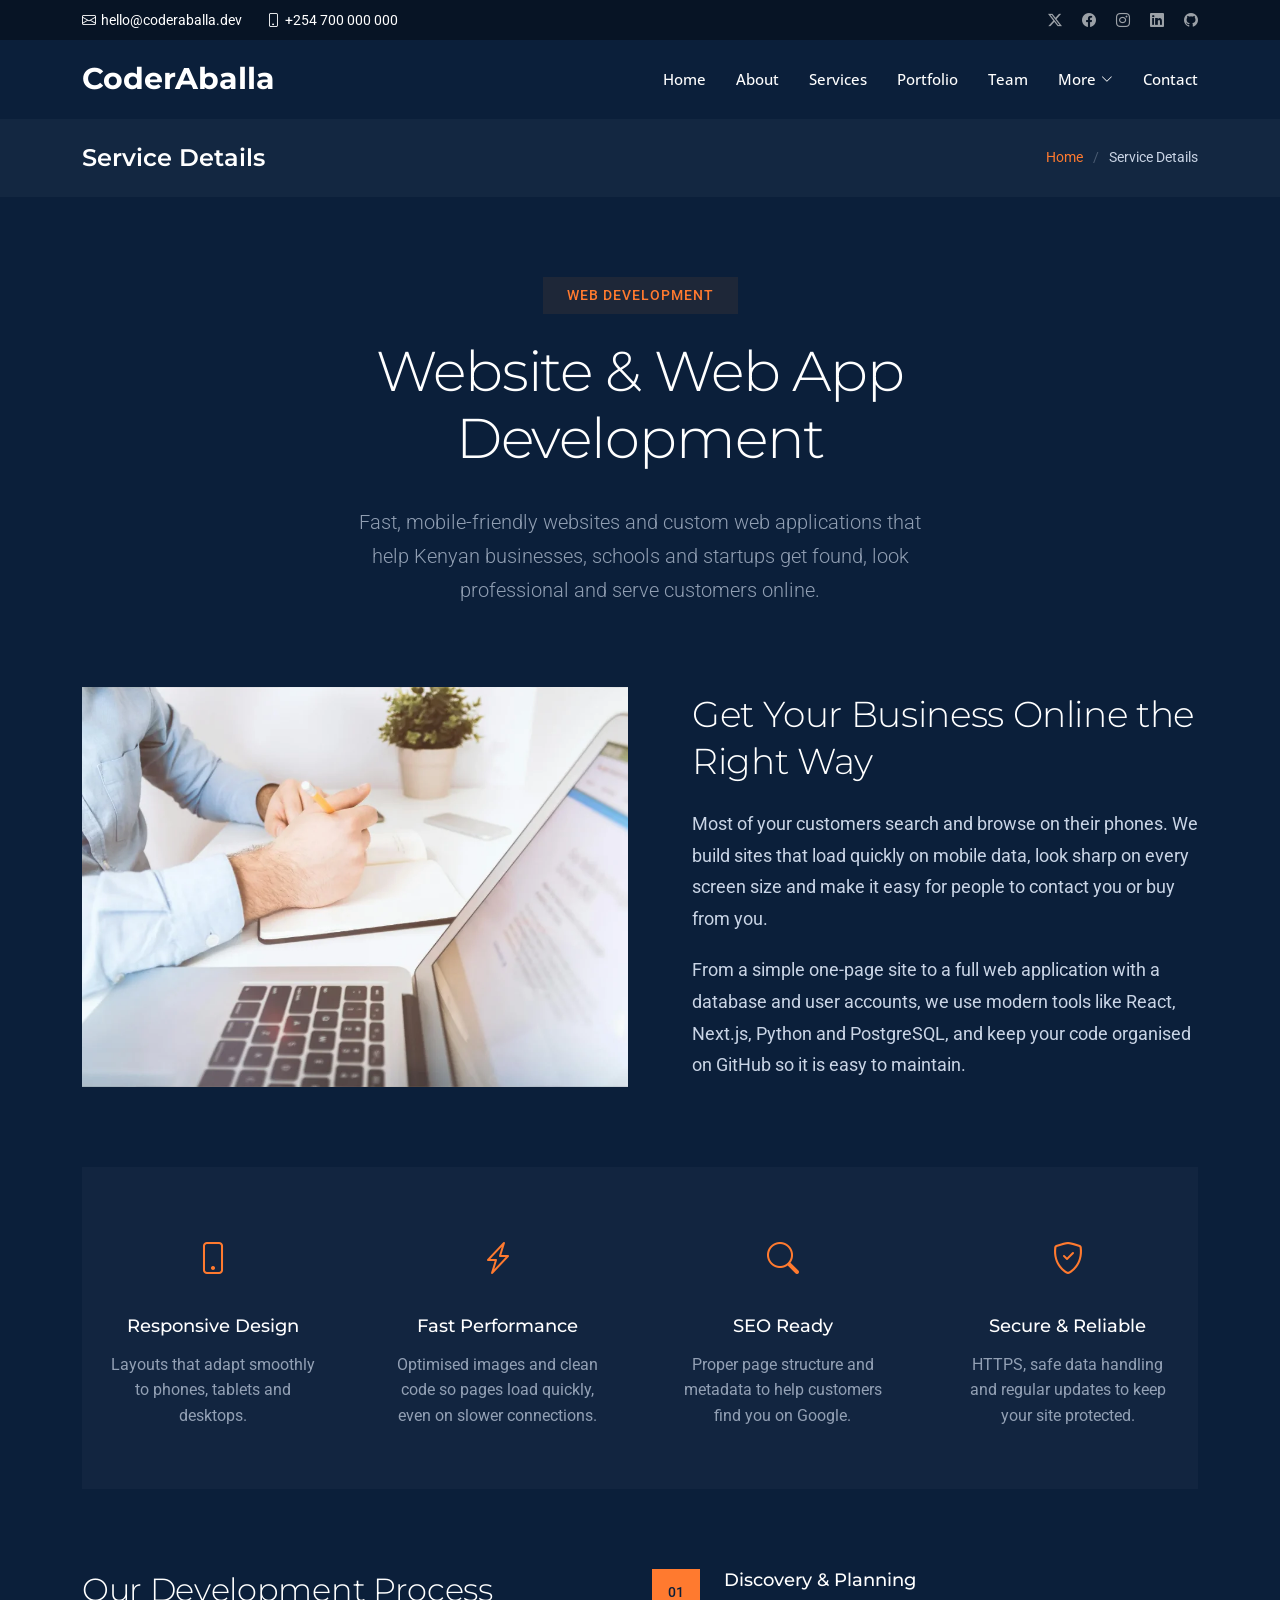
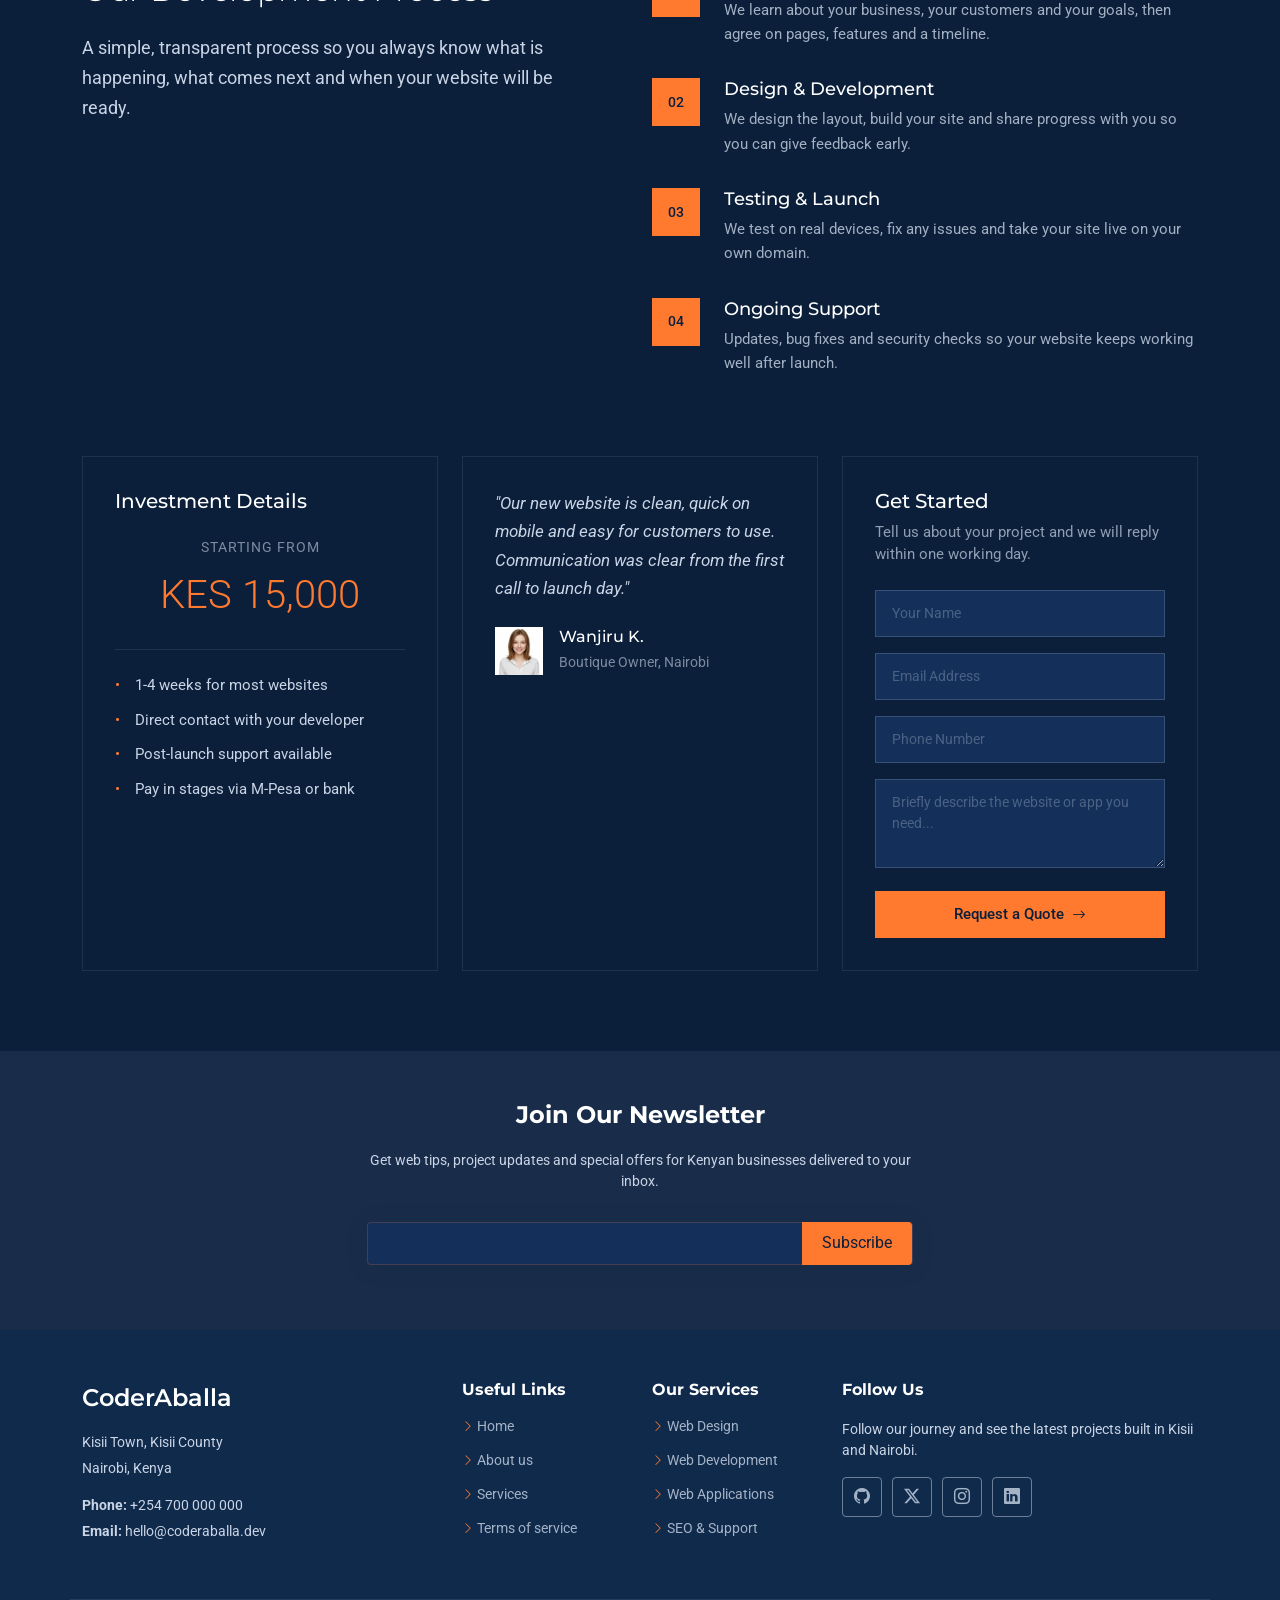
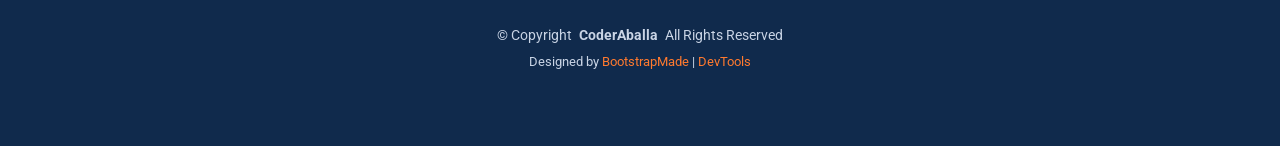
<file: service-details.html>
<!DOCTYPE html>
<html lang="en">

<head>
  <meta charset="utf-8">
  <meta content="width=device-width, initial-scale=1.0" name="viewport">
  <title>Website Development Service | CoderAballa</title>
  <meta name="description" content="Fast, mobile-friendly websites and web apps for businesses, schools and startups in Kisii, Nairobi and across Kenya, built by CoderAballa.">
  <meta name="keywords" content="website development Kenya, web design Nairobi, web developer Kisii, React, Next.js">

  <!-- Favicons -->
  <link href="assets/img/favicon.png" rel="icon">
  <link href="assets/img/apple-touch-icon.png" rel="apple-touch-icon">

  <!-- Fonts -->
  <link href="https://fonts.googleapis.com" rel="preconnect">
  <link href="https://fonts.gstatic.com" rel="preconnect" crossorigin>
  <link href="https://fonts.googleapis.com/css2?family=Roboto:ital,wght@0,100;0,300;0,400;0,500;0,700;0,900;1,100;1,300;1,400;1,500;1,700;1,900&family=Open+Sans:ital,wght@0,300;0,400;0,500;0,600;0,700;0,800;1,300;1,400;1,500;1,600;1,700;1,800&family=Montserrat:ital,wght@0,100;0,200;0,300;0,400;0,500;0,600;0,700;0,800;0,900;1,100;1,200;1,300;1,400;1,500;1,600;1,700;1,800;1,900&display=swap" rel="stylesheet">

  <!-- Vendor CSS Files -->
  <link href="assets/vendor/bootstrap/css/bootstrap.min.css" rel="stylesheet">
  <link href="assets/vendor/bootstrap-icons/bootstrap-icons.css" rel="stylesheet">
  <link href="assets/vendor/aos/aos.css" rel="stylesheet">
  <link href="assets/vendor/glightbox/css/glightbox.min.css" rel="stylesheet">
  <link href="assets/vendor/swiper/swiper-bundle.min.css" rel="stylesheet">

  <!-- Main CSS File -->
  <link href="assets/css/main.css" rel="stylesheet">

  <!-- =======================================================
  * Template Name: CoreBiz
  * Template URL: https://bootstrapmade.com/corebiz-bootstrap-business-template/
  * Updated: Aug 30 2025 with Bootstrap v5.3.8
  * Author: BootstrapMade.com
  * License: https://bootstrapmade.com/license/
  ======================================================== -->
</head>

<body class="service-details-page">

  <header id="header" class="header sticky-top">

    <div class="topbar d-flex align-items-center dark-background">
      <div class="container d-flex justify-content-center justify-content-md-between">
        <div class="contact-info d-flex align-items-center">
          <!-- REPLACE with your real email and phone -->
          <i class="bi bi-envelope d-flex align-items-center"><a href="mailto:hello@coderaballa.dev">hello@coderaballa.dev</a></i>
          <i class="bi bi-phone d-flex align-items-center ms-4"><span>+254 700 000 000</span></i>
        </div>
        <div class="social-links d-none d-md-flex align-items-center">
          <a href="#" class="twitter"><i class="bi bi-twitter-x"></i></a>
          <a href="#" class="facebook"><i class="bi bi-facebook"></i></a>
          <a href="#" class="instagram"><i class="bi bi-instagram"></i></a>
          <a href="#" class="linkedin"><i class="bi bi-linkedin"></i></a>
          <a href="https://github.com/CODERABALLA" class="github" target="_blank" rel="noopener"><i class="bi bi-github"></i></a>
        </div>
      </div>
    </div><!-- End Top Bar -->

    <div class="branding d-flex align-items-center">

      <div class="container position-relative d-flex align-items-center justify-content-between">
        <a href="index.html" class="logo d-flex align-items-center">
          <!-- Uncomment the line below if you also wish to use an image logo -->
          <!-- <img src="assets/img/logo.webp" alt=""> -->
          <h1 class="sitename">CoderAballa</h1>
        </a>

        <nav id="navmenu" class="navmenu">
          <ul>
            <li><a href="index.html#hero">Home</a></li>
            <li><a href="index.html#about">About</a></li>
            <li><a href="index.html#services">Services</a></li>
            <li><a href="index.html#portfolio">Portfolio</a></li>
            <li><a href="index.html#team">Team</a></li>
            <li class="dropdown"><a href="#"><span>More</span> <i class="bi bi-chevron-down toggle-dropdown"></i></a>
              <ul>
                <li><a href="index.html#skills">Skills &amp; Tools</a></li>
                <li class="dropdown"><a href="#"><span>Our Stack</span> <i class="bi bi-chevron-down toggle-dropdown"></i></a>
                  <ul>
                    <li><a href="index.html#skills">Frontend</a></li>
                    <li><a href="index.html#skills">Backend</a></li>
                    <li><a href="index.html#skills">Databases</a></li>
                    <li><a href="index.html#skills">DevOps &amp; Git</a></li>
                    <li><a href="index.html#skills">AI &amp; Automation</a></li>
                  </ul>
                </li>
                <li><a href="index.html#testimonials">Testimonials</a></li>
                <li><a href="index.html#pricing">Pricing</a></li>
                <li><a href="index.html#faq">FAQ</a></li>
              </ul>
            </li>
            <li><a href="index.html#contact">Contact</a></li>
          </ul>
          <i class="mobile-nav-toggle d-xl-none bi bi-list"></i>
        </nav>

      </div>

    </div>

  </header>

  <main class="main">

    <!-- Page Title -->
    <div class="page-title" data-aos="fade">
      <div class="container d-lg-flex justify-content-between align-items-center">
        <h1 class="mb-2 mb-lg-0">Service Details</h1>
        <nav class="breadcrumbs">
          <ol>
            <li><a href="index.html">Home</a></li>
            <li class="current">Service Details</li>
          </ol>
        </nav>
      </div>
    </div><!-- End Page Title -->

    <!-- Service Details Section -->
    <section id="service-details" class="service-details section">

      <div class="container" data-aos="fade-up" data-aos-delay="100">

        <div class="row">

          <!-- Service Introduction -->
          <div class="col-lg-8 mx-auto">

            <div class="service-intro" data-aos="fade-up" data-aos-delay="100">
              <div class="service-badge">
                <span>Web Development</span>
              </div>
              <h1>Website &amp; Web App Development</h1>
              <p class="lead">Fast, mobile-friendly websites and custom web applications that help Kenyan businesses, schools and startups get found, look professional and serve customers online.</p>
            </div>

          </div>

        </div>

        <!-- Service Details Grid -->
        <div class="service-content">

          <!-- Main Visual Section -->
          <div class="visual-section" data-aos="fade-up" data-aos-delay="200">
            <div class="row align-items-center">
              <div class="col-lg-6">
                <div class="service-image">
                  <img src="assets/img/services/services-1.webp" alt="Website development" class="img-fluid">
                </div>
              </div>
              <div class="col-lg-6">
                <div class="service-text">
                  <h2>Get Your Business Online the Right Way</h2>
                  <p>Most of your customers search and browse on their phones. We build sites that load quickly on mobile data, look sharp on every screen size and make it easy for people to contact you or buy from you.</p>
                  <p>From a simple one-page site to a full web application with a database and user accounts, we use modern tools like React, Next.js, Python and PostgreSQL, and keep your code organised on GitHub so it is easy to maintain.</p>
                </div>
              </div>
            </div>
          </div>

          <!-- Service Features -->
          <div class="features-section" data-aos="fade-up" data-aos-delay="300">
            <div class="row">
              <div class="col-lg-3 col-md-6">
                <div class="feature-item">
                  <div class="feature-icon">
                    <i class="bi bi-phone"></i>
                  </div>
                  <h4>Responsive Design</h4>
                  <p>Layouts that adapt smoothly to phones, tablets and desktops.</p>
                </div>
              </div>

              <div class="col-lg-3 col-md-6">
                <div class="feature-item">
                  <div class="feature-icon">
                    <i class="bi bi-lightning-charge"></i>
                  </div>
                  <h4>Fast Performance</h4>
                  <p>Optimised images and clean code so pages load quickly, even on slower connections.</p>
                </div>
              </div>

              <div class="col-lg-3 col-md-6">
                <div class="feature-item">
                  <div class="feature-icon">
                    <i class="bi bi-search"></i>
                  </div>
                  <h4>SEO Ready</h4>
                  <p>Proper page structure and metadata to help customers find you on Google.</p>
                </div>
              </div>

              <div class="col-lg-3 col-md-6">
                <div class="feature-item">
                  <div class="feature-icon">
                    <i class="bi bi-shield-check"></i>
                  </div>
                  <h4>Secure &amp; Reliable</h4>
                  <p>HTTPS, safe data handling and regular updates to keep your site protected.</p>
                </div>
              </div>
            </div>
          </div>

          <!-- Service Process -->
          <div class="process-section" data-aos="fade-up" data-aos-delay="400">
            <div class="row">
              <div class="col-lg-6">
                <div class="process-info">
                  <h3>Our Development Process</h3>
                  <p>A simple, transparent process so you always know what is happening, what comes next and when your website will be ready.</p>
                </div>
              </div>
              <div class="col-lg-6">
                <div class="process-steps">
                  <div class="step">
                    <div class="step-number">01</div>
                    <div class="step-content">
                      <h5>Discovery &amp; Planning</h5>
                      <p>We learn about your business, your customers and your goals, then agree on pages, features and a timeline.</p>
                    </div>
                  </div>

                  <div class="step">
                    <div class="step-number">02</div>
                    <div class="step-content">
                      <h5>Design &amp; Development</h5>
                      <p>We design the layout, build your site and share progress with you so you can give feedback early.</p>
                    </div>
                  </div>

                  <div class="step">
                    <div class="step-number">03</div>
                    <div class="step-content">
                      <h5>Testing &amp; Launch</h5>
                      <p>We test on real devices, fix any issues and take your site live on your own domain.</p>
                    </div>
                  </div>

                  <div class="step">
                    <div class="step-number">04</div>
                    <div class="step-content">
                      <h5>Ongoing Support</h5>
                      <p>Updates, bug fixes and security checks so your website keeps working well after launch.</p>
                    </div>
                  </div>
                </div>
              </div>
            </div>
          </div>

        </div>

        <!-- Service Information Cards -->
        <div class="info-grid" data-aos="fade-up" data-aos-delay="500">
          <div class="row">

            <!-- Pricing Information -->
            <div class="col-lg-4">
              <div class="info-card">
                <div class="info-header">
                  <h4>Investment Details</h4>
                </div>
                <div class="info-content">
                  <div class="price-range">
                    <span class="price-label">Starting from</span>
                    <span class="price-value">KES 15,000</span>
                  </div>
                  <ul class="info-list">
                    <li>1-4 weeks for most websites</li>
                    <li>Direct contact with your developer</li>
                    <li>Post-launch support available</li>
                    <li>Pay in stages via M-Pesa or bank</li>
                  </ul>
                </div>
              </div>
            </div>

            <!-- Client Testimonial -->
            <!-- NOTE: sample testimonial. Replace with real feedback when you have it. -->
            <div class="col-lg-4">
              <div class="info-card">
                <div class="testimonial-content">
                  <p>"Our new website is clean, quick on mobile and easy for customers to use. Communication was clear from the first call to launch day."</p>
                  <div class="testimonial-author">
                    <img src="assets/img/person/person-f-7.webp" alt="Wanjiru K." class="author-image">
                    <div class="author-info">
                      <h6>Wanjiru K.</h6>
                      <span>Boutique Owner, Nairobi</span>
                    </div>
                  </div>
                </div>
              </div>
            </div>

            <!-- Contact Form -->
            <div class="col-lg-4">
              <div class="info-card">
                <div class="info-header">
                  <h4>Get Started</h4>
                  <p>Tell us about your project and we will reply within one working day.</p>
                </div>

                <form action="forms/contact.php" method="post" class="php-email-form service-form">
                  <div class="form-field">
                    <input type="text" name="name" placeholder="Your Name" required="">
                  </div>

                  <div class="form-field">
                    <input type="email" name="email" placeholder="Email Address" required="">
                  </div>

                  <div class="form-field">
                    <input type="tel" name="phone" placeholder="Phone Number">
                  </div>

                  <input type="hidden" name="subject" value="Website Development Enquiry">

                  <div class="form-field">
                    <textarea name="message" rows="3" placeholder="Briefly describe the website or app you need..." required=""></textarea>
                  </div>

                  <div class="loading">Loading</div>
                  <div class="error-message"></div>
                  <div class="sent-message">Your request has been sent. Thank you!</div>

                  <button type="submit" class="submit-btn">
                    <span>Request a Quote</span>
                    <i class="bi bi-arrow-right"></i>
                  </button>
                </form>
              </div>
            </div>

          </div>
        </div>

      </div>

    </section><!-- /Service Details Section -->

  </main>

  <footer id="footer" class="footer light-background">

    <div class="footer-newsletter">
      <div class="container">
        <div class="row justify-content-center text-center">
          <div class="col-lg-6">
            <h4>Join Our Newsletter</h4>
            <p>Get web tips, project updates and special offers for Kenyan businesses delivered to your inbox.</p>
            <form action="forms/newsletter.php" method="post" class="php-email-form">
              <div class="newsletter-form"><input type="email" name="email"><input type="submit" value="Subscribe"></div>
              <div class="loading">Loading</div>
              <div class="error-message"></div>
              <div class="sent-message">Your subscription request has been sent. Thank you!</div>
            </form>
          </div>
        </div>
      </div>
    </div>

    <div class="container footer-top">
      <div class="row gy-4">
        <div class="col-lg-4 col-md-6 footer-about">
          <a href="index.html" class="d-flex align-items-center">
            <span class="sitename">CoderAballa</span>
          </a>
          <div class="footer-contact pt-3">
            <p>Kisii Town, Kisii County</p>
            <p>Nairobi, Kenya</p>
            <p class="mt-3"><strong>Phone:</strong> <span>+254 700 000 000</span></p>
            <p><strong>Email:</strong> <span>hello@coderaballa.dev</span></p>
          </div>
        </div>

        <div class="col-lg-2 col-md-3 footer-links">
          <h4>Useful Links</h4>
          <ul>
            <li><i class="bi bi-chevron-right"></i> <a href="index.html#hero">Home</a></li>
            <li><i class="bi bi-chevron-right"></i> <a href="index.html#about">About us</a></li>
            <li><i class="bi bi-chevron-right"></i> <a href="index.html#services">Services</a></li>
            <li><i class="bi bi-chevron-right"></i> <a href="#">Terms of service</a></li>
          </ul>
        </div>

        <div class="col-lg-2 col-md-3 footer-links">
          <h4>Our Services</h4>
          <ul>
            <li><i class="bi bi-chevron-right"></i> <a href="index.html#services">Web Design</a></li>
            <li><i class="bi bi-chevron-right"></i> <a href="index.html#services">Web Development</a></li>
            <li><i class="bi bi-chevron-right"></i> <a href="index.html#services">Web Applications</a></li>
            <li><i class="bi bi-chevron-right"></i> <a href="index.html#services">SEO &amp; Support</a></li>
          </ul>
        </div>

        <div class="col-lg-4 col-md-12">
          <h4>Follow Us</h4>
          <p>Follow our journey and see the latest projects built in Kisii and Nairobi.</p>
          <div class="social-links d-flex">
            <a href="https://github.com/CODERABALLA" target="_blank" rel="noopener"><i class="bi bi-github"></i></a>
            <a href=""><i class="bi bi-twitter-x"></i></a>
            <a href=""><i class="bi bi-instagram"></i></a>
            <a href=""><i class="bi bi-linkedin"></i></a>
          </div>
        </div>

      </div>
    </div>

    <div class="container copyright text-center mt-4">
      <p>© <span>Copyright</span> <strong class="px-1 sitename">CoderAballa</strong> <span>All Rights Reserved</span></p>
      <div class="credits">
        <!-- All the links in the footer should remain intact. -->
        <!-- You can delete the links only if you've purchased the pro version. -->
        <!-- Licensing information: https://bootstrapmade.com/license/ -->
        <!-- Purchase the pro version with working PHP/AJAX contact form: [buy-url] -->
        Designed by <a href="https://bootstrapmade.com/">BootstrapMade</a> | <a href="https://bootstrapmade.com/tools/">DevTools</a>
      </div>
    </div>

  </footer>

  <!-- Scroll Top -->
  <a href="#" id="scroll-top" class="scroll-top d-flex align-items-center justify-content-center"><i class="bi bi-arrow-up-short"></i></a>

  <!-- Preloader -->
  <div id="preloader">
    <div></div>
    <div></div>
    <div></div>
    <div></div>
  </div>

  <!-- Vendor JS Files -->
  <script src="assets/vendor/bootstrap/js/bootstrap.bundle.min.js"></script>
  <script src="assets/vendor/php-email-form/validate.js"></script>
  <script src="assets/vendor/aos/aos.js"></script>
  <script src="assets/vendor/glightbox/js/glightbox.min.js"></script>
  <script src="assets/vendor/purecounter/purecounter_vanilla.js"></script>
  <script src="assets/vendor/waypoints/noframework.waypoints.js"></script>
  <script src="assets/vendor/swiper/swiper-bundle.min.js"></script>
  <script src="assets/vendor/imagesloaded/imagesloaded.pkgd.min.js"></script>
  <script src="assets/vendor/isotope-layout/isotope.pkgd.min.js"></script>

  <!-- Main JS File -->
  <script src="assets/js/main.js"></script>

</body>

</html>
</file>
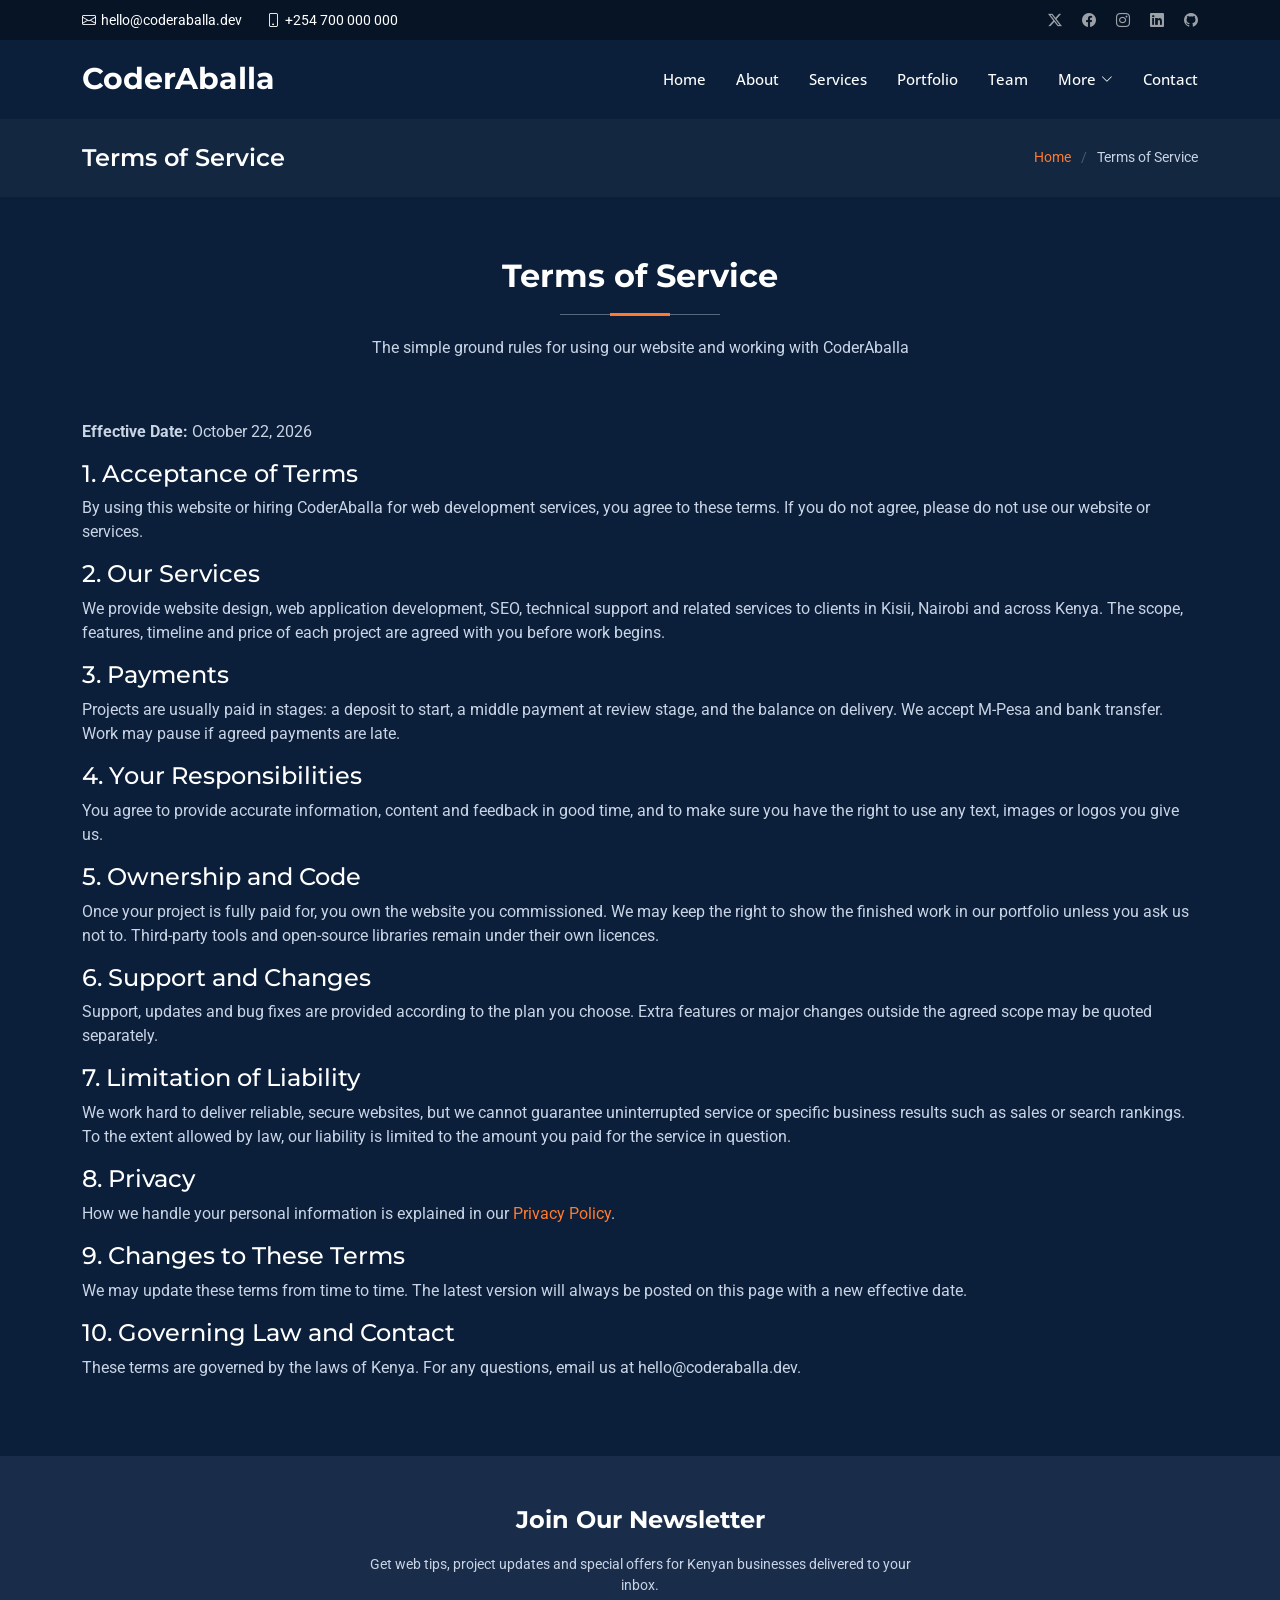
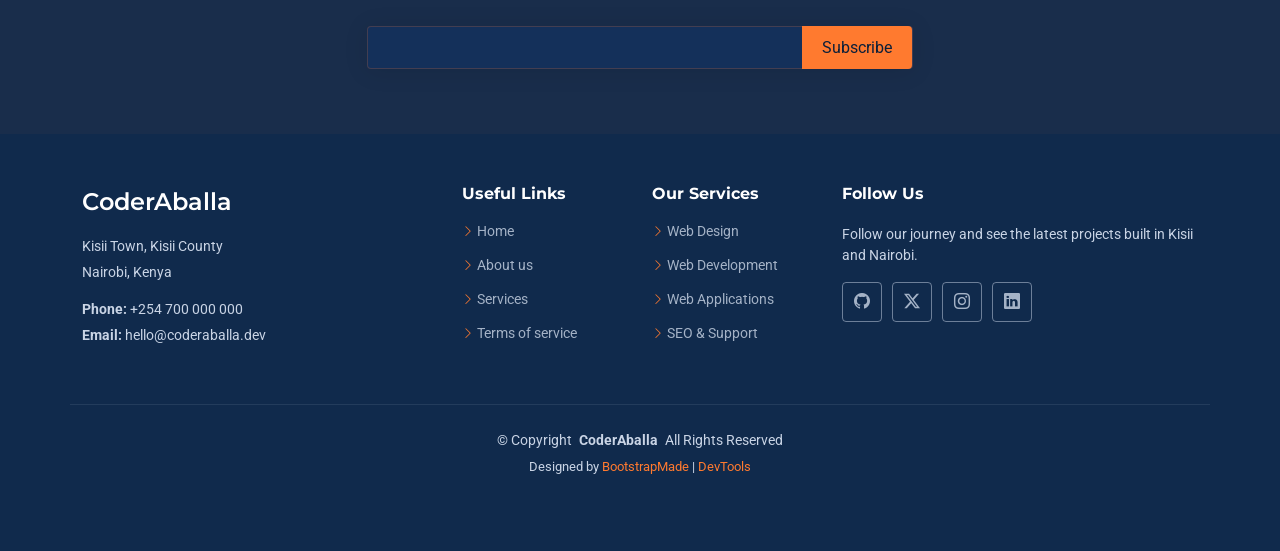
<file: starter-page.html>
<!DOCTYPE html>
<html lang="en">

<head>
  <meta charset="utf-8">
  <meta content="width=device-width, initial-scale=1.0" name="viewport">
  <title>Terms of Service | CoderAballa</title>
  <meta name="description" content="The terms that apply when you use the CoderAballa website and hire us for web development services.">
  <meta name="keywords" content="terms of service, web development Kenya, CoderAballa">

  <!-- Favicons -->
  <link href="assets/img/favicon.png" rel="icon">
  <link href="assets/img/apple-touch-icon.png" rel="apple-touch-icon">

  <!-- Fonts -->
  <link href="https://fonts.googleapis.com" rel="preconnect">
  <link href="https://fonts.gstatic.com" rel="preconnect" crossorigin>
  <link href="https://fonts.googleapis.com/css2?family=Roboto:ital,wght@0,100;0,300;0,400;0,500;0,700;0,900;1,100;1,300;1,400;1,500;1,700;1,900&family=Open+Sans:ital,wght@0,300;0,400;0,500;0,600;0,700;0,800;1,300;1,400;1,500;1,600;1,700;1,800&family=Montserrat:ital,wght@0,100;0,200;0,300;0,400;0,500;0,600;0,700;0,800;0,900;1,100;1,200;1,300;1,400;1,500;1,600;1,700;1,800;1,900&display=swap" rel="stylesheet">

  <!-- Vendor CSS Files -->
  <link href="assets/vendor/bootstrap/css/bootstrap.min.css" rel="stylesheet">
  <link href="assets/vendor/bootstrap-icons/bootstrap-icons.css" rel="stylesheet">
  <link href="assets/vendor/aos/aos.css" rel="stylesheet">
  <link href="assets/vendor/glightbox/css/glightbox.min.css" rel="stylesheet">
  <link href="assets/vendor/swiper/swiper-bundle.min.css" rel="stylesheet">

  <!-- Main CSS File -->
  <link href="assets/css/main.css" rel="stylesheet">

  <!-- =======================================================
  * Template Name: CoreBiz
  * Template URL: https://bootstrapmade.com/corebiz-bootstrap-business-template/
  * Updated: Aug 30 2025 with Bootstrap v5.3.8
  * Author: BootstrapMade.com
  * License: https://bootstrapmade.com/license/
  ======================================================== -->
</head>

<body class="starter-page-page">

  <header id="header" class="header sticky-top">

    <div class="topbar d-flex align-items-center dark-background">
      <div class="container d-flex justify-content-center justify-content-md-between">
        <div class="contact-info d-flex align-items-center">
          <!-- REPLACE with your real email and phone -->
          <i class="bi bi-envelope d-flex align-items-center"><a href="mailto:hello@coderaballa.dev">hello@coderaballa.dev</a></i>
          <i class="bi bi-phone d-flex align-items-center ms-4"><span>+254 700 000 000</span></i>
        </div>
        <div class="social-links d-none d-md-flex align-items-center">
          <a href="#" class="twitter"><i class="bi bi-twitter-x"></i></a>
          <a href="#" class="facebook"><i class="bi bi-facebook"></i></a>
          <a href="#" class="instagram"><i class="bi bi-instagram"></i></a>
          <a href="#" class="linkedin"><i class="bi bi-linkedin"></i></a>
          <a href="https://github.com/CODERABALLA" class="github" target="_blank" rel="noopener"><i class="bi bi-github"></i></a>
        </div>
      </div>
    </div><!-- End Top Bar -->

    <div class="branding d-flex align-items-center">

      <div class="container position-relative d-flex align-items-center justify-content-between">
        <a href="index.html" class="logo d-flex align-items-center">
          <!-- Uncomment the line below if you also wish to use an image logo -->
          <!-- <img src="assets/img/logo.webp" alt=""> -->
          <h1 class="sitename">CoderAballa</h1>
        </a>

        <nav id="navmenu" class="navmenu">
          <ul>
            <li><a href="index.html#hero">Home</a></li>
            <li><a href="index.html#about">About</a></li>
            <li><a href="index.html#services">Services</a></li>
            <li><a href="index.html#portfolio">Portfolio</a></li>
            <li><a href="index.html#team">Team</a></li>
            <li class="dropdown"><a href="#"><span>More</span> <i class="bi bi-chevron-down toggle-dropdown"></i></a>
              <ul>
                <li><a href="index.html#skills">Skills &amp; Tools</a></li>
                <li class="dropdown"><a href="#"><span>Our Stack</span> <i class="bi bi-chevron-down toggle-dropdown"></i></a>
                  <ul>
                    <li><a href="index.html#skills">Frontend</a></li>
                    <li><a href="index.html#skills">Backend</a></li>
                    <li><a href="index.html#skills">Databases</a></li>
                    <li><a href="index.html#skills">DevOps &amp; Git</a></li>
                    <li><a href="index.html#skills">AI &amp; Automation</a></li>
                  </ul>
                </li>
                <li><a href="index.html#testimonials">Testimonials</a></li>
                <li><a href="index.html#pricing">Pricing</a></li>
                <li><a href="index.html#faq">FAQ</a></li>
              </ul>
            </li>
            <li><a href="index.html#contact">Contact</a></li>
          </ul>
          <i class="mobile-nav-toggle d-xl-none bi bi-list"></i>
        </nav>

      </div>

    </div>

  </header>

  <main class="main">

    <!-- Page Title -->
    <div class="page-title" data-aos="fade">
      <div class="container d-lg-flex justify-content-between align-items-center">
        <h1 class="mb-2 mb-lg-0">Terms of Service</h1>
        <nav class="breadcrumbs">
          <ol>
            <li><a href="index.html">Home</a></li>
            <li class="current">Terms of Service</li>
          </ol>
        </nav>
      </div>
    </div><!-- End Page Title -->

    <!-- Starter Section Section -->
    <section id="starter-section" class="starter-section section">

      <!-- Section Title -->
      <div class="container section-title" data-aos="fade-up">
        <h2>Terms of Service</h2>
        <p>The simple ground rules for using our website and working with CoderAballa</p>
      </div><!-- End Section Title -->

      <div class="container" data-aos="fade-up">
        <p><strong>Effective Date:</strong> October 22, 2026</p>

        <h4>1. Acceptance of Terms</h4>
        <p>By using this website or hiring CoderAballa for web development services, you agree to these terms. If you do not agree, please do not use our website or services.</p>

        <h4>2. Our Services</h4>
        <p>We provide website design, web application development, SEO, technical support and related services to clients in Kisii, Nairobi and across Kenya. The scope, features, timeline and price of each project are agreed with you before work begins.</p>

        <h4>3. Payments</h4>
        <p>Projects are usually paid in stages: a deposit to start, a middle payment at review stage, and the balance on delivery. We accept M-Pesa and bank transfer. Work may pause if agreed payments are late.</p>

        <h4>4. Your Responsibilities</h4>
        <p>You agree to provide accurate information, content and feedback in good time, and to make sure you have the right to use any text, images or logos you give us.</p>

        <h4>5. Ownership and Code</h4>
        <p>Once your project is fully paid for, you own the website you commissioned. We may keep the right to show the finished work in our portfolio unless you ask us not to. Third-party tools and open-source libraries remain under their own licences.</p>

        <h4>6. Support and Changes</h4>
        <p>Support, updates and bug fixes are provided according to the plan you choose. Extra features or major changes outside the agreed scope may be quoted separately.</p>

        <h4>7. Limitation of Liability</h4>
        <p>We work hard to deliver reliable, secure websites, but we cannot guarantee uninterrupted service or specific business results such as sales or search rankings. To the extent allowed by law, our liability is limited to the amount you paid for the service in question.</p>

        <h4>8. Privacy</h4>
        <p>How we handle your personal information is explained in our <a href="privacy.html">Privacy Policy</a>.</p>

        <h4>9. Changes to These Terms</h4>
        <p>We may update these terms from time to time. The latest version will always be posted on this page with a new effective date.</p>

        <h4>10. Governing Law and Contact</h4>
        <p>These terms are governed by the laws of Kenya. For any questions, email us at hello@coderaballa.dev.</p>
      </div>

    </section><!-- /Starter Section Section -->

  </main>

  <footer id="footer" class="footer light-background">

    <div class="footer-newsletter">
      <div class="container">
        <div class="row justify-content-center text-center">
          <div class="col-lg-6">
            <h4>Join Our Newsletter</h4>
            <p>Get web tips, project updates and special offers for Kenyan businesses delivered to your inbox.</p>
            <form action="forms/newsletter.php" method="post" class="php-email-form">
              <div class="newsletter-form"><input type="email" name="email"><input type="submit" value="Subscribe"></div>
              <div class="loading">Loading</div>
              <div class="error-message"></div>
              <div class="sent-message">Your subscription request has been sent. Thank you!</div>
            </form>
          </div>
        </div>
      </div>
    </div>

    <div class="container footer-top">
      <div class="row gy-4">
        <div class="col-lg-4 col-md-6 footer-about">
          <a href="index.html" class="d-flex align-items-center">
            <span class="sitename">CoderAballa</span>
          </a>
          <div class="footer-contact pt-3">
            <p>Kisii Town, Kisii County</p>
            <p>Nairobi, Kenya</p>
            <p class="mt-3"><strong>Phone:</strong> <span>+254 700 000 000</span></p>
            <p><strong>Email:</strong> <span>hello@coderaballa.dev</span></p>
          </div>
        </div>

        <div class="col-lg-2 col-md-3 footer-links">
          <h4>Useful Links</h4>
          <ul>
            <li><i class="bi bi-chevron-right"></i> <a href="index.html#hero">Home</a></li>
            <li><i class="bi bi-chevron-right"></i> <a href="index.html#about">About us</a></li>
            <li><i class="bi bi-chevron-right"></i> <a href="index.html#services">Services</a></li>
            <li><i class="bi bi-chevron-right"></i> <a href="starter-page.html">Terms of service</a></li>
          </ul>
        </div>

        <div class="col-lg-2 col-md-3 footer-links">
          <h4>Our Services</h4>
          <ul>
            <li><i class="bi bi-chevron-right"></i> <a href="index.html#services">Web Design</a></li>
            <li><i class="bi bi-chevron-right"></i> <a href="index.html#services">Web Development</a></li>
            <li><i class="bi bi-chevron-right"></i> <a href="index.html#services">Web Applications</a></li>
            <li><i class="bi bi-chevron-right"></i> <a href="index.html#services">SEO &amp; Support</a></li>
          </ul>
        </div>

        <div class="col-lg-4 col-md-12">
          <h4>Follow Us</h4>
          <p>Follow our journey and see the latest projects built in Kisii and Nairobi.</p>
          <div class="social-links d-flex">
            <a href="https://github.com/CODERABALLA" target="_blank" rel="noopener"><i class="bi bi-github"></i></a>
            <a href=""><i class="bi bi-twitter-x"></i></a>
            <a href=""><i class="bi bi-instagram"></i></a>
            <a href=""><i class="bi bi-linkedin"></i></a>
          </div>
        </div>

      </div>
    </div>

    <div class="container copyright text-center mt-4">
      <p>© <span>Copyright</span> <strong class="px-1 sitename">CoderAballa</strong> <span>All Rights Reserved</span></p>
      <div class="credits">
        <!-- All the links in the footer should remain intact. -->
        <!-- You can delete the links only if you've purchased the pro version. -->
        <!-- Licensing information: https://bootstrapmade.com/license/ -->
        <!-- Purchase the pro version with working PHP/AJAX contact form: [buy-url] -->
        Designed by <a href="https://bootstrapmade.com/">BootstrapMade</a> | <a href="https://bootstrapmade.com/tools/">DevTools</a>
      </div>
    </div>

  </footer>

  <!-- Scroll Top -->
  <a href="#" id="scroll-top" class="scroll-top d-flex align-items-center justify-content-center"><i class="bi bi-arrow-up-short"></i></a>

  <!-- Preloader -->
  <div id="preloader">
    <div></div>
    <div></div>
    <div></div>
    <div></div>
  </div>

  <!-- Vendor JS Files -->
  <script src="assets/vendor/bootstrap/js/bootstrap.bundle.min.js"></script>
  <script src="assets/vendor/php-email-form/validate.js"></script>
  <script src="assets/vendor/aos/aos.js"></script>
  <script src="assets/vendor/glightbox/js/glightbox.min.js"></script>
  <script src="assets/vendor/purecounter/purecounter_vanilla.js"></script>
  <script src="assets/vendor/waypoints/noframework.waypoints.js"></script>
  <script src="assets/vendor/swiper/swiper-bundle.min.js"></script>
  <script src="assets/vendor/imagesloaded/imagesloaded.pkgd.min.js"></script>
  <script src="assets/vendor/isotope-layout/isotope.pkgd.min.js"></script>

  <!-- Main JS File -->
  <script src="assets/js/main.js"></script>

</body>

</html>
</file>
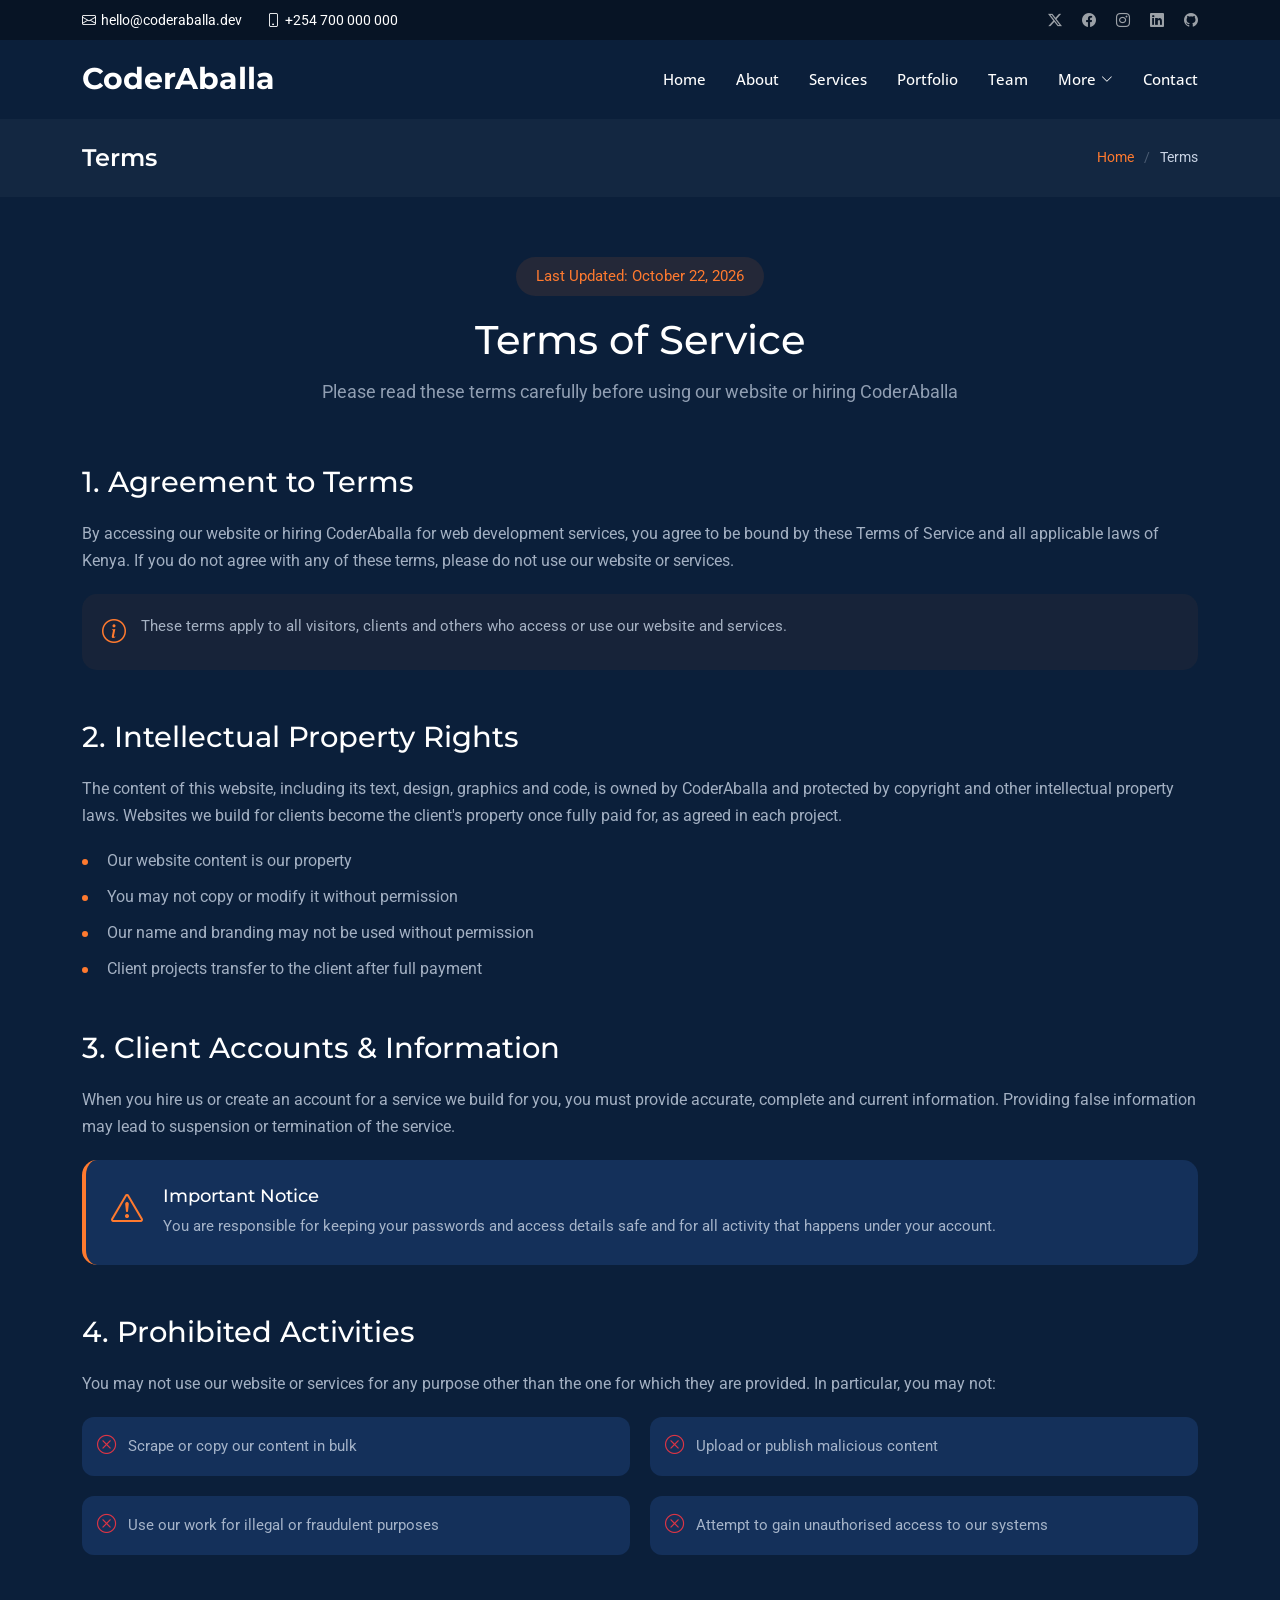
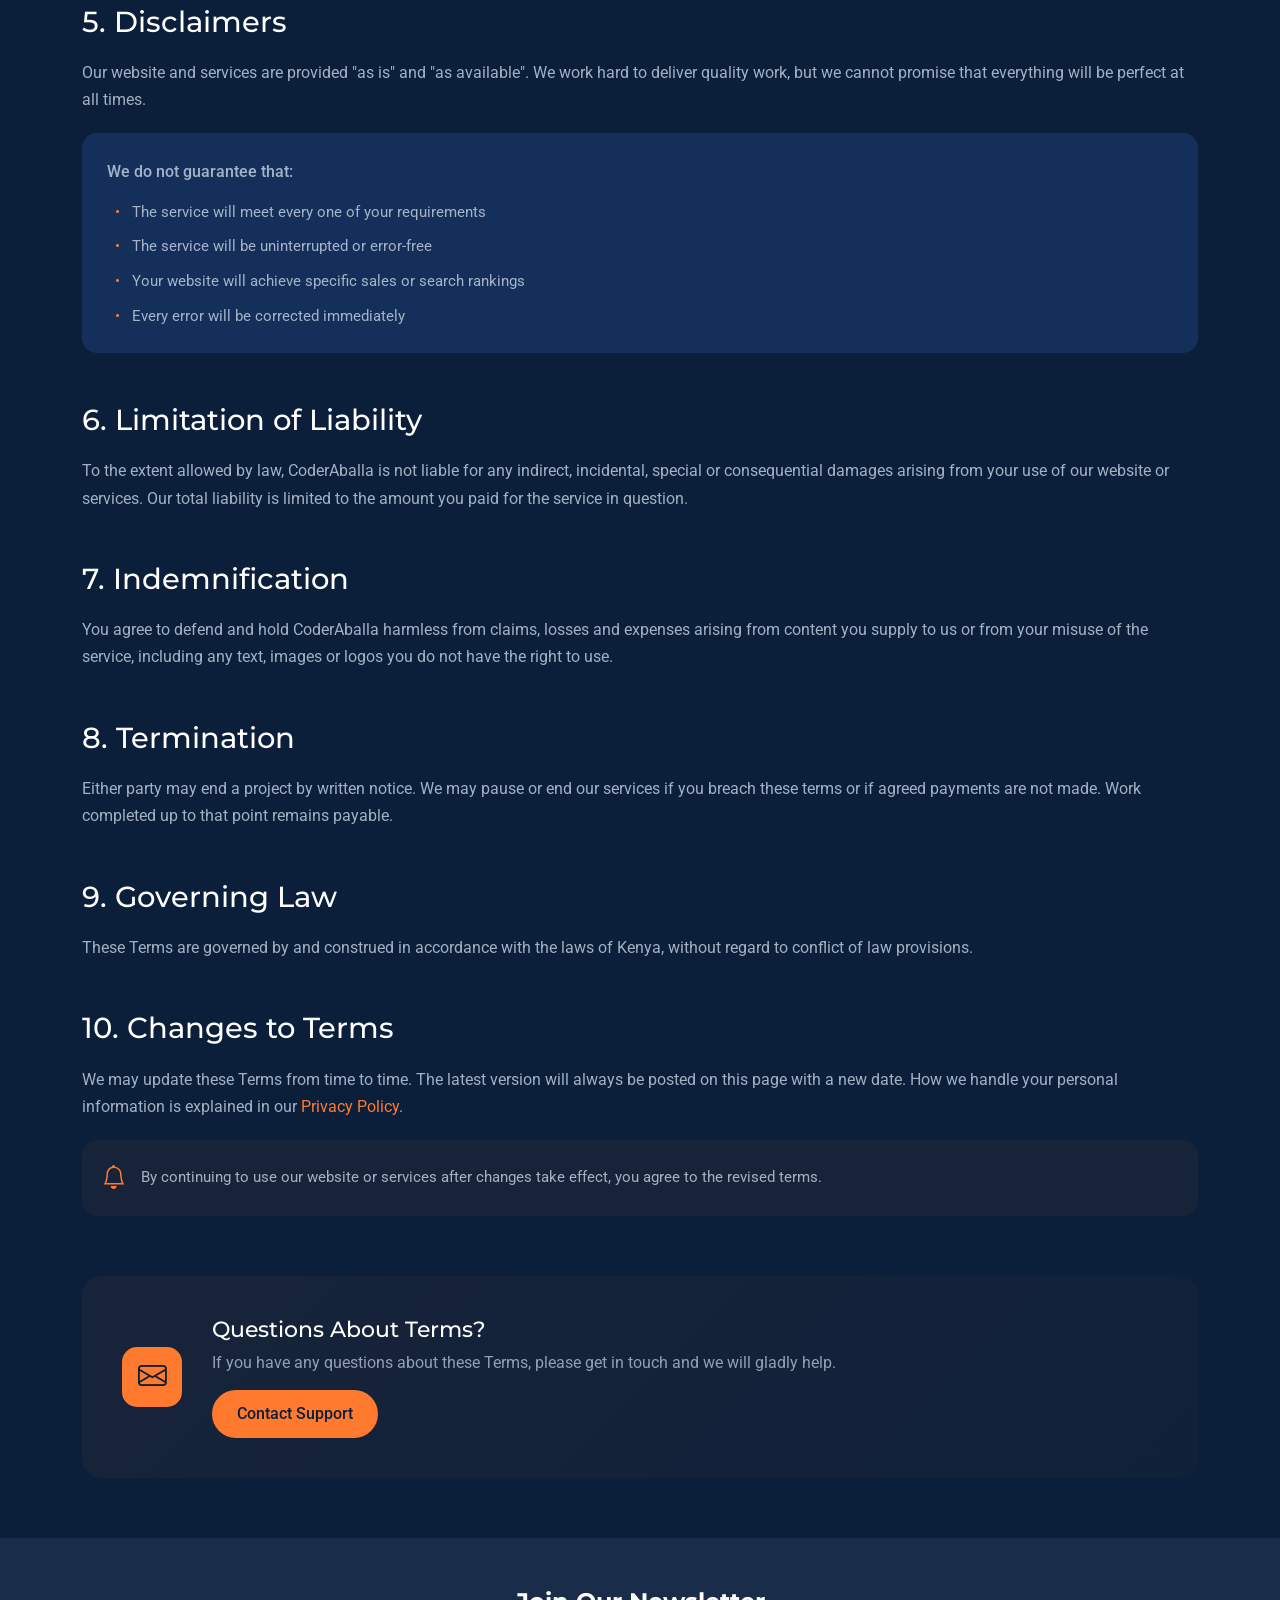
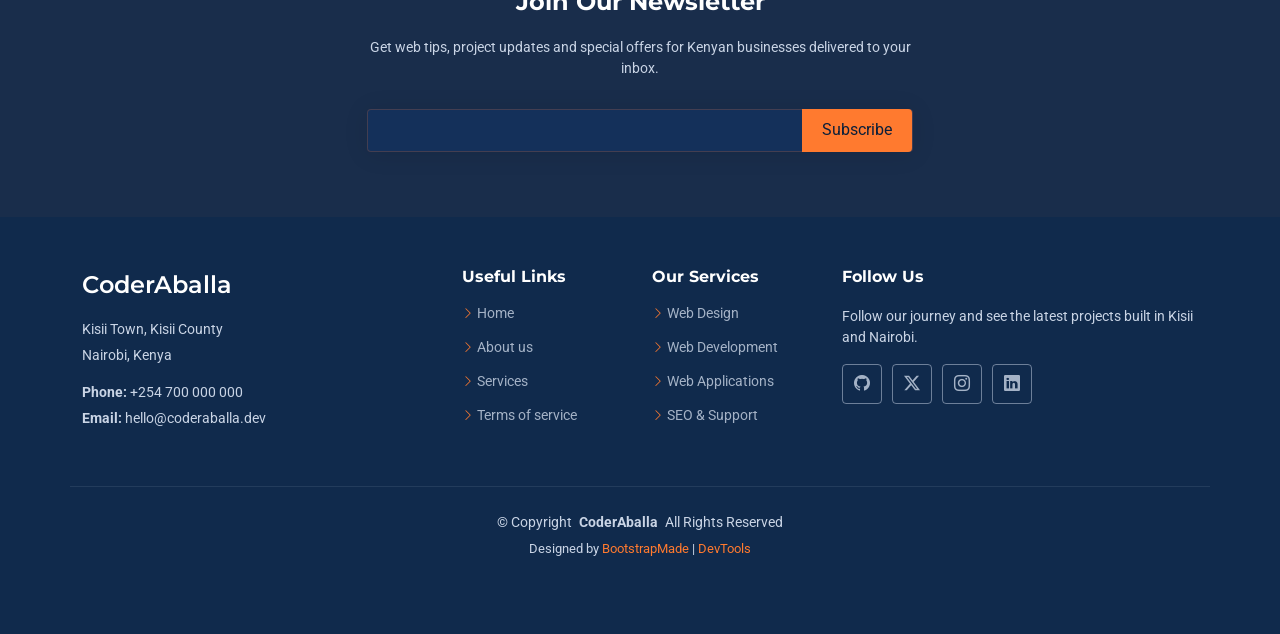
<file: terms.html>
<!DOCTYPE html>
<html lang="en">

<head>
  <meta charset="utf-8">
  <meta content="width=device-width, initial-scale=1.0" name="viewport">
  <title>Terms of Service | CoderAballa</title>
  <meta name="description" content="The terms that apply when you use the CoderAballa website and hire us for web development services in Kisii, Nairobi and across Kenya.">
  <meta name="keywords" content="terms of service, web development Kenya, CoderAballa">

  <!-- Favicons -->
  <link href="assets/img/favicon.png" rel="icon">
  <link href="assets/img/apple-touch-icon.png" rel="apple-touch-icon">

  <!-- Fonts -->
  <link href="https://fonts.googleapis.com" rel="preconnect">
  <link href="https://fonts.gstatic.com" rel="preconnect" crossorigin>
  <link href="https://fonts.googleapis.com/css2?family=Roboto:ital,wght@0,100;0,300;0,400;0,500;0,700;0,900;1,100;1,300;1,400;1,500;1,700;1,900&family=Open+Sans:ital,wght@0,300;0,400;0,500;0,600;0,700;0,800;1,300;1,400;1,500;1,600;1,700;1,800&family=Montserrat:ital,wght@0,100;0,200;0,300;0,400;0,500;0,600;0,700;0,800;0,900;1,100;1,200;1,300;1,400;1,500;1,600;1,700;1,800;1,900&display=swap" rel="stylesheet">

  <!-- Vendor CSS Files -->
  <link href="assets/vendor/bootstrap/css/bootstrap.min.css" rel="stylesheet">
  <link href="assets/vendor/bootstrap-icons/bootstrap-icons.css" rel="stylesheet">
  <link href="assets/vendor/aos/aos.css" rel="stylesheet">
  <link href="assets/vendor/glightbox/css/glightbox.min.css" rel="stylesheet">
  <link href="assets/vendor/swiper/swiper-bundle.min.css" rel="stylesheet">

  <!-- Main CSS File -->
  <link href="assets/css/main.css" rel="stylesheet">

  <!-- =======================================================
  * Template Name: CoreBiz
  * Template URL: https://bootstrapmade.com/corebiz-bootstrap-business-template/
  * Updated: Aug 30 2025 with Bootstrap v5.3.8
  * Author: BootstrapMade.com
  * License: https://bootstrapmade.com/license/
  ======================================================== -->
</head>

<body class="terms-page">

  <header id="header" class="header sticky-top">

    <div class="topbar d-flex align-items-center dark-background">
      <div class="container d-flex justify-content-center justify-content-md-between">
        <div class="contact-info d-flex align-items-center">
          <!-- REPLACE with your real email and phone -->
          <i class="bi bi-envelope d-flex align-items-center"><a href="mailto:hello@coderaballa.dev">hello@coderaballa.dev</a></i>
          <i class="bi bi-phone d-flex align-items-center ms-4"><span>+254 700 000 000</span></i>
        </div>
        <div class="social-links d-none d-md-flex align-items-center">
          <a href="#" class="twitter"><i class="bi bi-twitter-x"></i></a>
          <a href="#" class="facebook"><i class="bi bi-facebook"></i></a>
          <a href="#" class="instagram"><i class="bi bi-instagram"></i></a>
          <a href="#" class="linkedin"><i class="bi bi-linkedin"></i></a>
          <a href="https://github.com/CODERABALLA" class="github" target="_blank" rel="noopener"><i class="bi bi-github"></i></a>
        </div>
      </div>
    </div><!-- End Top Bar -->

    <div class="branding d-flex align-items-center">

      <div class="container position-relative d-flex align-items-center justify-content-between">
        <a href="index.html" class="logo d-flex align-items-center">
          <!-- Uncomment the line below if you also wish to use an image logo -->
          <!-- <img src="assets/img/logo.webp" alt=""> -->
          <h1 class="sitename">CoderAballa</h1>
        </a>

        <nav id="navmenu" class="navmenu">
          <ul>
            <li><a href="index.html#hero">Home</a></li>
            <li><a href="index.html#about">About</a></li>
            <li><a href="index.html#services">Services</a></li>
            <li><a href="index.html#portfolio">Portfolio</a></li>
            <li><a href="index.html#team">Team</a></li>
            <li class="dropdown"><a href="#"><span>More</span> <i class="bi bi-chevron-down toggle-dropdown"></i></a>
              <ul>
                <li><a href="index.html#skills">Skills &amp; Tools</a></li>
                <li class="dropdown"><a href="#"><span>Our Stack</span> <i class="bi bi-chevron-down toggle-dropdown"></i></a>
                  <ul>
                    <li><a href="index.html#skills">Frontend</a></li>
                    <li><a href="index.html#skills">Backend</a></li>
                    <li><a href="index.html#skills">Databases</a></li>
                    <li><a href="index.html#skills">DevOps &amp; Git</a></li>
                    <li><a href="index.html#skills">AI &amp; Automation</a></li>
                  </ul>
                </li>
                <li><a href="index.html#testimonials">Testimonials</a></li>
                <li><a href="index.html#pricing">Pricing</a></li>
                <li><a href="index.html#faq">FAQ</a></li>
              </ul>
            </li>
            <li><a href="index.html#contact">Contact</a></li>
          </ul>
          <i class="mobile-nav-toggle d-xl-none bi bi-list"></i>
        </nav>

      </div>

    </div>

  </header>

  <main class="main">

    <!-- Page Title -->
    <div class="page-title position-relative" data-aos="fade">
      <div class="container d-lg-flex justify-content-between align-items-center">
        <h1 class="mb-2 mb-lg-0">Terms&nbsp;</h1>
        <nav class="breadcrumbs">
          <ol>
            <li><a href="index.html">Home</a></li>
            <li class="current">Terms</li>
          </ol>
        </nav>
      </div>
    </div><!-- End Page Title -->

    <!-- Terms Of Service Section -->
    <section id="terms-of-service" class="terms-of-service section">

      <div class="container" data-aos="fade-up">
        <!-- Page Header -->
        <div class="tos-header text-center" data-aos="fade-up">
          <span class="last-updated">Last Updated: October 22, 2026</span>
          <h2>Terms of Service</h2>
          <p>Please read these terms carefully before using our website or hiring CoderAballa</p>
        </div>

        <!-- Content -->
        <div class="tos-content" data-aos="fade-up" data-aos-delay="200">
          <!-- Agreement Section -->
          <div id="agreement" class="content-section">
            <h3>1. Agreement to Terms</h3>
            <p>By accessing our website or hiring CoderAballa for web development services, you agree to be bound by these Terms of Service and all applicable laws of Kenya. If you do not agree with any of these terms, please do not use our website or services.</p>
            <div class="info-box">
              <i class="bi bi-info-circle"></i>
              <p>These terms apply to all visitors, clients and others who access or use our website and services.</p>
            </div>
          </div>

          <!-- Intellectual Property -->
          <div id="intellectual-property" class="content-section">
            <h3>2. Intellectual Property Rights</h3>
            <p>The content of this website, including its text, design, graphics and code, is owned by CoderAballa and protected by copyright and other intellectual property laws. Websites we build for clients become the client's property once fully paid for, as agreed in each project.</p>
            <ul class="list-items">
              <li>Our website content is our property</li>
              <li>You may not copy or modify it without permission</li>
              <li>Our name and branding may not be used without permission</li>
              <li>Client projects transfer to the client after full payment</li>
            </ul>
          </div>

          <!-- User Accounts -->
          <div id="user-accounts" class="content-section">
            <h3>3. Client Accounts &amp; Information</h3>
            <p>When you hire us or create an account for a service we build for you, you must provide accurate, complete and current information. Providing false information may lead to suspension or termination of the service.</p>
            <div class="alert-box">
              <i class="bi bi-exclamation-triangle"></i>
              <div class="alert-content">
                <h5>Important Notice</h5>
                <p>You are responsible for keeping your passwords and access details safe and for all activity that happens under your account.</p>
              </div>
            </div>
          </div>

          <!-- Prohibited Activities -->
          <div id="prohibited" class="content-section">
            <h3>4. Prohibited Activities</h3>
            <p>You may not use our website or services for any purpose other than the one for which they are provided. In particular, you may not:</p>
            <div class="prohibited-list">
              <div class="prohibited-item">
                <i class="bi bi-x-circle"></i>
                <span>Scrape or copy our content in bulk</span>
              </div>
              <div class="prohibited-item">
                <i class="bi bi-x-circle"></i>
                <span>Upload or publish malicious content</span>
              </div>
              <div class="prohibited-item">
                <i class="bi bi-x-circle"></i>
                <span>Use our work for illegal or fraudulent purposes</span>
              </div>
              <div class="prohibited-item">
                <i class="bi bi-x-circle"></i>
                <span>Attempt to gain unauthorised access to our systems</span>
              </div>
            </div>
          </div>

          <!-- Disclaimers -->
          <div id="disclaimer" class="content-section">
            <h3>5. Disclaimers</h3>
            <p>Our website and services are provided "as is" and "as available". We work hard to deliver quality work, but we cannot promise that everything will be perfect at all times.</p>
            <div class="disclaimer-box">
              <p>We do not guarantee that:</p>
              <ul>
                <li>The service will meet every one of your requirements</li>
                <li>The service will be uninterrupted or error-free</li>
                <li>Your website will achieve specific sales or search rankings</li>
                <li>Every error will be corrected immediately</li>
              </ul>
            </div>
          </div>

          <!-- Limitation of Liability -->
          <div id="limitation" class="content-section">
            <h3>6. Limitation of Liability</h3>
            <p>To the extent allowed by law, CoderAballa is not liable for any indirect, incidental, special or consequential damages arising from your use of our website or services. Our total liability is limited to the amount you paid for the service in question.</p>
          </div>

          <!-- Indemnification -->
          <div id="indemnification" class="content-section">
            <h3>7. Indemnification</h3>
            <p>You agree to defend and hold CoderAballa harmless from claims, losses and expenses arising from content you supply to us or from your misuse of the service, including any text, images or logos you do not have the right to use.</p>
          </div>

          <!-- Termination -->
          <div id="termination" class="content-section">
            <h3>8. Termination</h3>
            <p>Either party may end a project by written notice. We may pause or end our services if you breach these terms or if agreed payments are not made. Work completed up to that point remains payable.</p>
          </div>

          <!-- Governing Law -->
          <div id="governing-law" class="content-section">
            <h3>9. Governing Law</h3>
            <p>These Terms are governed by and construed in accordance with the laws of Kenya, without regard to conflict of law provisions.</p>
          </div>

          <!-- Changes -->
          <div id="changes" class="content-section">
            <h3>10. Changes to Terms</h3>
            <p>We may update these Terms from time to time. The latest version will always be posted on this page with a new date. How we handle your personal information is explained in our <a href="privacy.html">Privacy Policy</a>.</p>
            <div class="notice-box">
              <i class="bi bi-bell"></i>
              <p>By continuing to use our website or services after changes take effect, you agree to the revised terms.</p>
            </div>
          </div>
        </div>

        <!-- Contact Section -->
        <div class="tos-contact" data-aos="fade-up" data-aos-delay="300">
          <div class="contact-box">
            <div class="contact-icon">
              <i class="bi bi-envelope"></i>
            </div>
            <div class="contact-content">
              <h4>Questions About Terms?</h4>
              <p>If you have any questions about these Terms, please get in touch and we will gladly help.</p>
              <a href="index.html#contact" class="contact-link">Contact Support</a>
            </div>
          </div>
        </div>
      </div>

    </section><!-- /Terms Of Service Section -->

  </main>

  <footer id="footer" class="footer light-background">

    <div class="footer-newsletter">
      <div class="container">
        <div class="row justify-content-center text-center">
          <div class="col-lg-6">
            <h4>Join Our Newsletter</h4>
            <p>Get web tips, project updates and special offers for Kenyan businesses delivered to your inbox.</p>
            <form action="forms/newsletter.php" method="post" class="php-email-form">
              <div class="newsletter-form"><input type="email" name="email"><input type="submit" value="Subscribe"></div>
              <div class="loading">Loading</div>
              <div class="error-message"></div>
              <div class="sent-message">Your subscription request has been sent. Thank you!</div>
            </form>
          </div>
        </div>
      </div>
    </div>

    <div class="container footer-top">
      <div class="row gy-4">
        <div class="col-lg-4 col-md-6 footer-about">
          <a href="index.html" class="d-flex align-items-center">
            <span class="sitename">CoderAballa</span>
          </a>
          <div class="footer-contact pt-3">
            <p>Kisii Town, Kisii County</p>
            <p>Nairobi, Kenya</p>
            <p class="mt-3"><strong>Phone:</strong> <span>+254 700 000 000</span></p>
            <p><strong>Email:</strong> <span>hello@coderaballa.dev</span></p>
          </div>
        </div>

        <div class="col-lg-2 col-md-3 footer-links">
          <h4>Useful Links</h4>
          <ul>
            <li><i class="bi bi-chevron-right"></i> <a href="index.html#hero">Home</a></li>
            <li><i class="bi bi-chevron-right"></i> <a href="index.html#about">About us</a></li>
            <li><i class="bi bi-chevron-right"></i> <a href="index.html#services">Services</a></li>
            <li><i class="bi bi-chevron-right"></i> <a href="terms.html">Terms of service</a></li>
          </ul>
        </div>

        <div class="col-lg-2 col-md-3 footer-links">
          <h4>Our Services</h4>
          <ul>
            <li><i class="bi bi-chevron-right"></i> <a href="index.html#services">Web Design</a></li>
            <li><i class="bi bi-chevron-right"></i> <a href="index.html#services">Web Development</a></li>
            <li><i class="bi bi-chevron-right"></i> <a href="index.html#services">Web Applications</a></li>
            <li><i class="bi bi-chevron-right"></i> <a href="index.html#services">SEO &amp; Support</a></li>
          </ul>
        </div>

        <div class="col-lg-4 col-md-12">
          <h4>Follow Us</h4>
          <p>Follow our journey and see the latest projects built in Kisii and Nairobi.</p>
          <div class="social-links d-flex">
            <a href="https://github.com/CODERABALLA" target="_blank" rel="noopener"><i class="bi bi-github"></i></a>
            <a href=""><i class="bi bi-twitter-x"></i></a>
            <a href=""><i class="bi bi-instagram"></i></a>
            <a href=""><i class="bi bi-linkedin"></i></a>
          </div>
        </div>

      </div>
    </div>

    <div class="container copyright text-center mt-4">
      <p>© <span>Copyright</span> <strong class="px-1 sitename">CoderAballa</strong> <span>All Rights Reserved</span></p>
      <div class="credits">
        <!-- All the links in the footer should remain intact. -->
        <!-- You can delete the links only if you've purchased the pro version. -->
        <!-- Licensing information: https://bootstrapmade.com/license/ -->
        <!-- Purchase the pro version with working PHP/AJAX contact form: [buy-url] -->
        Designed by <a href="https://bootstrapmade.com/">BootstrapMade</a> | <a href="https://bootstrapmade.com/tools/">DevTools</a>
      </div>
    </div>

  </footer>

  <!-- Scroll Top -->
  <a href="#" id="scroll-top" class="scroll-top d-flex align-items-center justify-content-center"><i class="bi bi-arrow-up-short"></i></a>

  <!-- Preloader -->
  <div id="preloader">
    <div></div>
    <div></div>
    <div></div>
    <div></div>
  </div>

  <!-- Vendor JS Files -->
  <script src="assets/vendor/bootstrap/js/bootstrap.bundle.min.js"></script>
  <script src="assets/vendor/php-email-form/validate.js"></script>
  <script src="assets/vendor/aos/aos.js"></script>
  <script src="assets/vendor/glightbox/js/glightbox.min.js"></script>
  <script src="assets/vendor/purecounter/purecounter_vanilla.js"></script>
  <script src="assets/vendor/waypoints/noframework.waypoints.js"></script>
  <script src="assets/vendor/swiper/swiper-bundle.min.js"></script>
  <script src="assets/vendor/imagesloaded/imagesloaded.pkgd.min.js"></script>
  <script src="assets/vendor/isotope-layout/isotope.pkgd.min.js"></script>

  <!-- Main JS File -->
  <script src="assets/js/main.js"></script>

</body>

</html>
</file>
<file: assets/css/main.css>
/**
* Template Name: CoreBiz
* Template URL: https://bootstrapmade.com/corebiz-bootstrap-business-template/
* Updated: Aug 30 2025 with Bootstrap v5.3.8
* Author: BootstrapMade.com
* License: https://bootstrapmade.com/license/
*/

@charset "UTF-8";

/*--------------------------------------------------------------
# Font & Color Variables
# Help: https://bootstrapmade.com/color-system/
--------------------------------------------------------------*/
/* Fonts */
:root {
  --default-font: "Roboto",  system-ui, -apple-system, "Segoe UI", Roboto, "Helvetica Neue", Arial, "Noto Sans", "Liberation Sans", sans-serif, "Apple Color Emoji", "Segoe UI Emoji", "Segoe UI Symbol", "Noto Color Emoji";
  --heading-font: "Montserrat",  sans-serif;
  --nav-font: "Open Sans",  sans-serif;
}

/* Global Colors - The following color variables are used throughout the website. Updating them here will change the color scheme of the entire website */
:root { 
  --background-color: #0b1f3a;
  --default-color: #c9d4e5;
  --heading-color: #ffffff;
  --accent-color: #ff7a2f;
  --surface-color: #14305a;
  --contrast-color: #0b1f3a;
}

/* Nav Menu Colors - The following color variables are used specifically for the navigation menu. They are separate from the global colors to allow for more customization options */
:root {
  --nav-color: #ffffff;
  --nav-hover-color: #ff7a2f;
  --nav-mobile-background-color: #0b1f3a;
  --nav-dropdown-background-color: #14305a;
  --nav-dropdown-color: #ffffff;
  --nav-dropdown-hover-color: #ff7a2f;
}

/* Color Presets - These classes override global colors when applied to any section or element, providing reuse of the sam color scheme. */

.light-background {
  --background-color: #102a4c;
  --surface-color: #14305a;
}

.dark-background {
  --background-color: #071425;
  --default-color: #ffffff;
  --heading-color: #ffffff;
  --surface-color: #14305a;
  --contrast-color: #ffffff;
}

/* Smooth scroll */
:root {
  scroll-behavior: smooth;
}

/*--------------------------------------------------------------
# General Styling & Shared Classes
--------------------------------------------------------------*/
body {
  color: var(--default-color);
  background-color: var(--background-color);
  font-family: var(--default-font);
}

a {
  color: var(--accent-color);
  text-decoration: none;
  transition: 0.3s;
}

a:hover {
  color: color-mix(in srgb, var(--accent-color), transparent 25%);
  text-decoration: none;
}

h1,
h2,
h3,
h4,
h5,
h6 {
  color: var(--heading-color);
  font-family: var(--heading-font);
}

/* PHP Email Form Messages
------------------------------*/
.php-email-form .error-message {
  display: none;
  background: #df1529;
  color: #ffffff;
  text-align: left;
  padding: 15px;
  margin-bottom: 24px;
  font-weight: 600;
}

.php-email-form .sent-message {
  display: none;
  color: #ffffff;
  background: #059652;
  text-align: center;
  padding: 15px;
  margin-bottom: 24px;
  font-weight: 600;
}

.php-email-form .loading {
  display: none;
  background: var(--surface-color);
  text-align: center;
  padding: 15px;
  margin-bottom: 24px;
}

.php-email-form .loading:before {
  content: "";
  display: inline-block;
  border-radius: 50%;
  width: 24px;
  height: 24px;
  margin: 0 10px -6px 0;
  border: 3px solid var(--accent-color);
  border-top-color: var(--surface-color);
  animation: php-email-form-loading 1s linear infinite;
}

@keyframes php-email-form-loading {
  0% {
    transform: rotate(0deg);
  }

  100% {
    transform: rotate(360deg);
  }
}

/*--------------------------------------------------------------
# Global Header
--------------------------------------------------------------*/
.header {
  color: var(--default-color);
  transition: all 0.5s;
  z-index: 997;
  background-color: var(--background-color);
}

.header .topbar {
  background-color: var(--background-color);
  height: 40px;
  padding: 0;
  font-size: 14px;
  transition: all 0.5s;
}

.header .topbar .contact-info i {
  font-style: normal;
  color: var(--contrast-color);
}

.header .topbar .contact-info i a,
.header .topbar .contact-info i span {
  padding-left: 5px;
  color: var(--contrast-color);
}

@media (max-width: 575px) {

  .header .topbar .contact-info i a,
  .header .topbar .contact-info i span {
    font-size: 13px;
  }
}

.header .topbar .contact-info i a {
  line-height: 0;
  transition: 0.3s;
}

.header .topbar .contact-info i a:hover {
  color: var(--contrast-color);
  text-decoration: underline;
}

.header .topbar .social-links a {
  color: color-mix(in srgb, var(--contrast-color), transparent 40%);
  line-height: 0;
  transition: 0.3s;
  margin-left: 20px;
}

.header .topbar .social-links a:hover {
  color: var(--contrast-color);
}

.header .branding {
  min-height: 60px;
  padding: 10px 0;
}

.header .logo {
  line-height: 1;
}

.header .logo img {
  max-height: 36px;
  margin-right: 8px;
}

.header .logo h1 {
  font-size: 30px;
  margin: 0;
  font-weight: 700;
  color: var(--heading-color);
}

.scrolled .header {
  box-shadow: 0px 0 18px rgba(0, 0, 0, 0.1);
}

.scrolled .header .topbar {
  height: 0;
  visibility: hidden;
  overflow: hidden;
}

/*--------------------------------------------------------------
# Navigation Menu
--------------------------------------------------------------*/
/* Navmenu - Desktop */
@media (min-width: 1200px) {
  .navmenu {
    padding: 0;
  }

  .navmenu ul {
    margin: 0;
    padding: 0;
    display: flex;
    list-style: none;
    align-items: center;
  }

  .navmenu li {
    position: relative;
  }

  .navmenu a,
  .navmenu a:focus {
    color: var(--nav-color);
    padding: 18px 15px;
    font-size: 15px;
    font-family: var(--nav-font);
    font-weight: 500;
    display: flex;
    align-items: center;
    justify-content: space-between;
    white-space: nowrap;
    transition: 0.3s;
  }

  .navmenu a i,
  .navmenu a:focus i {
    font-size: 12px;
    line-height: 0;
    margin-left: 5px;
    transition: 0.3s;
  }

  .navmenu li:last-child a {
    padding-right: 0;
  }

  .navmenu li:hover>a,
  .navmenu .active,
  .navmenu .active:focus {
    color: var(--nav-hover-color);
  }

  .navmenu .dropdown ul {
    margin: 0;
    padding: 10px 0;
    background: var(--nav-dropdown-background-color);
    display: block;
    position: absolute;
    visibility: hidden;
    left: 14px;
    top: 130%;
    opacity: 0;
    transition: 0.3s;
    border-radius: 4px;
    z-index: 99;
    box-shadow: 0px 0px 30px rgba(0, 0, 0, 0.1);
  }

  .navmenu .dropdown ul li {
    min-width: 200px;
  }

  .navmenu .dropdown ul a {
    padding: 10px 20px;
    font-size: 15px;
    text-transform: none;
    color: var(--nav-dropdown-color);
  }

  .navmenu .dropdown ul a i {
    font-size: 12px;
  }

  .navmenu .dropdown ul a:hover,
  .navmenu .dropdown ul .active:hover,
  .navmenu .dropdown ul li:hover>a {
    color: var(--nav-dropdown-hover-color);
  }

  .navmenu .dropdown:hover>ul {
    opacity: 1;
    top: 100%;
    visibility: visible;
  }

  .navmenu .dropdown .dropdown ul {
    top: 0;
    left: -90%;
    visibility: hidden;
  }

  .navmenu .dropdown .dropdown:hover>ul {
    opacity: 1;
    top: 0;
    left: -100%;
    visibility: visible;
  }
}

/* Navmenu - Mobile */
@media (max-width: 1199px) {
  .mobile-nav-toggle {
    color: var(--nav-color);
    font-size: 28px;
    line-height: 0;
    margin-right: 10px;
    cursor: pointer;
    transition: color 0.3s;
  }

  .navmenu {
    padding: 0;
    z-index: 9997;
  }

  .navmenu ul {
    display: none;
    list-style: none;
    position: absolute;
    inset: 60px 20px 20px 20px;
    padding: 10px 0;
    margin: 0;
    border-radius: 6px;
    background-color: var(--nav-mobile-background-color);
    overflow-y: auto;
    transition: 0.3s;
    z-index: 9998;
    box-shadow: 0px 0px 30px rgba(0, 0, 0, 0.1);
  }

  .navmenu a,
  .navmenu a:focus {
    color: var(--nav-dropdown-color);
    padding: 10px 20px;
    font-family: var(--nav-font);
    font-size: 17px;
    font-weight: 500;
    display: flex;
    align-items: center;
    justify-content: space-between;
    white-space: nowrap;
    transition: 0.3s;
  }

  .navmenu a i,
  .navmenu a:focus i {
    font-size: 12px;
    line-height: 0;
    margin-left: 5px;
    width: 30px;
    height: 30px;
    display: flex;
    align-items: center;
    justify-content: center;
    border-radius: 50%;
    transition: 0.3s;
    background-color: color-mix(in srgb, var(--accent-color), transparent 90%);
  }

  .navmenu a i:hover,
  .navmenu a:focus i:hover {
    background-color: var(--accent-color);
    color: var(--contrast-color);
  }

  .navmenu a:hover,
  .navmenu .active,
  .navmenu .active:focus {
    color: var(--nav-dropdown-hover-color);
  }

  .navmenu .active i,
  .navmenu .active:focus i {
    background-color: var(--accent-color);
    color: var(--contrast-color);
    transform: rotate(180deg);
  }

  .navmenu .dropdown ul {
    position: static;
    display: none;
    z-index: 99;
    padding: 10px 0;
    margin: 10px 20px;
    background-color: var(--nav-dropdown-background-color);
    border: 1px solid color-mix(in srgb, var(--default-color), transparent 90%);
    box-shadow: none;
    transition: all 0.5s ease-in-out;
  }

  .navmenu .dropdown ul ul {
    background-color: rgba(33, 37, 41, 0.1);
  }

  .navmenu .dropdown>.dropdown-active {
    display: block;
    background-color: rgba(33, 37, 41, 0.03);
  }

  .mobile-nav-active {
    overflow: hidden;
  }

  .mobile-nav-active .mobile-nav-toggle {
    color: #fff;
    position: absolute;
    font-size: 32px;
    top: 15px;
    right: 15px;
    margin-right: 0;
    z-index: 9999;
  }

  .mobile-nav-active .navmenu {
    position: fixed;
    overflow: hidden;
    inset: 0;
    background: rgba(33, 37, 41, 0.8);
    transition: 0.3s;
  }

  .mobile-nav-active .navmenu>ul {
    display: block;
  }
}

/*--------------------------------------------------------------
# Global Footer
--------------------------------------------------------------*/
.footer {
  color: var(--default-color);
  background-color: var(--background-color);
  font-size: 14px;
  padding-bottom: 50px;
  position: relative;
}

.footer .footer-newsletter {
  background-color: color-mix(in srgb, var(--accent-color), transparent 96%);
  padding: 50px 0;
}

.footer .footer-newsletter h4 {
  font-size: 24px;
}

.footer .footer-newsletter .newsletter-form {
  margin-top: 30px;
  margin-bottom: 15px;
  padding: 6px 8px;
  position: relative;
  background-color: var(--surface-color);
  border: 1px solid color-mix(in srgb, var(--accent-color), transparent 80%);
  box-shadow: 0px 2px 25px rgba(0, 0, 0, 0.1);
  display: flex;
  transition: 0.3s;
  border-radius: 4px;
}

.footer .footer-newsletter .newsletter-form:focus-within {
  border-color: var(--accent-color);
}

.footer .footer-newsletter .newsletter-form input[type=email] {
  border: 0;
  padding: 4px;
  width: 100%;
  background-color: var(--surface-color);
  color: var(--default-color);
}

.footer .footer-newsletter .newsletter-form input[type=email]:focus-visible {
  outline: none;
}

.footer .footer-newsletter .newsletter-form input[type=submit] {
  border: 0;
  font-size: 16px;
  padding: 0 20px;
  margin: -7px -8px -7px 0;
  background: var(--accent-color);
  color: var(--contrast-color);
  transition: 0.3s;
  border-radius: 0 4px 4px 0;
}

.footer .footer-newsletter .newsletter-form input[type=submit]:hover {
  background: color-mix(in srgb, var(--accent-color), transparent 20%);
}

.footer .footer-top {
  padding-top: 50px;
}

.footer .social-links a {
  display: flex;
  align-items: center;
  justify-content: center;
  width: 40px;
  height: 40px;
  border-radius: 4px;
  border: 1px solid color-mix(in srgb, var(--default-color), transparent 50%);
  font-size: 16px;
  color: color-mix(in srgb, var(--default-color), transparent 20%);
  margin-right: 10px;
  transition: 0.3s;
}

.footer .social-links a:hover {
  color: var(--accent-color);
  border-color: var(--accent-color);
}

.footer h4 {
  font-size: 16px;
  font-weight: bold;
  position: relative;
  padding-bottom: 12px;
}

.footer .footer-links {
  margin-bottom: 30px;
}

.footer .footer-links ul {
  list-style: none;
  padding: 0;
  margin: 0;
}

.footer .footer-links ul i {
  margin-right: 3px;
  font-size: 12px;
  line-height: 0;
  color: var(--accent-color);
}

.footer .footer-links ul li {
  padding: 10px 0;
  display: flex;
  align-items: center;
}

.footer .footer-links ul li:first-child {
  padding-top: 0;
}

.footer .footer-links ul a {
  display: inline-block;
  color: color-mix(in srgb, var(--default-color), transparent 20%);
  line-height: 1;
}

.footer .footer-links ul a:hover {
  color: var(--accent-color);
}

.footer .footer-about a {
  color: var(--heading-color);
  font-size: 24px;
  font-weight: 600;
  font-family: var(--heading-font);
}

.footer .footer-contact p {
  margin-bottom: 5px;
}

.footer .copyright {
  padding-top: 25px;
  padding-bottom: 25px;
  border-top: 1px solid color-mix(in srgb, var(--default-color), transparent 90%);
}

.footer .copyright p {
  margin-bottom: 0;
}

.footer .credits {
  margin-top: 6px;
  font-size: 13px;
}

/*--------------------------------------------------------------
# Preloader
--------------------------------------------------------------*/
#preloader {
  position: fixed;
  inset: 0;
  z-index: 9999;
  overflow: hidden;
  background-color: var(--background-color);
  transition: all 0.6s ease-out;
  width: 100%;
  height: 100vh;
  display: flex;
  align-items: center;
  justify-content: center;
}

#preloader div {
  width: 13px;
  height: 13px;
  background-color: var(--accent-color);
  border-radius: 50%;
  animation-timing-function: cubic-bezier(0, 1, 1, 0);
  position: absolute;
  left: 50%;
}

#preloader div:nth-child(1) {
  left: calc(50% + 8px);
  animation: animate-preloader-1 0.6s infinite;
}

#preloader div:nth-child(2) {
  left: calc(50% + 8px);
  animation: animate-preloader-2 0.6s infinite;
}

#preloader div:nth-child(3) {
  left: calc(50% + 32px);
  animation: animate-preloader-2 0.6s infinite;
}

#preloader div:nth-child(4) {
  left: calc(50% + 56px);
  animation: animate-preloader-3 0.6s infinite;
}

@keyframes animate-preloader-1 {
  0% {
    transform: scale(0);
  }

  100% {
    transform: scale(1);
  }
}

@keyframes animate-preloader-3 {
  0% {
    transform: scale(1);
  }

  100% {
    transform: scale(0);
  }
}

@keyframes animate-preloader-2 {
  0% {
    transform: translate(0, 0);
  }

  100% {
    transform: translate(24px, 0);
  }
}

/*--------------------------------------------------------------
# Scroll Top Button
--------------------------------------------------------------*/
.scroll-top {
  position: fixed;
  visibility: hidden;
  opacity: 0;
  right: 15px;
  bottom: 15px;
  z-index: 99999;
  background-color: var(--accent-color);
  width: 40px;
  height: 40px;
  border-radius: 4px;
  transition: all 0.4s;
}

.scroll-top i {
  font-size: 24px;
  color: var(--contrast-color);
  line-height: 0;
}

.scroll-top:hover {
  background-color: color-mix(in srgb, var(--accent-color), transparent 20%);
  color: var(--contrast-color);
}

.scroll-top.active {
  visibility: visible;
  opacity: 1;
}

/*--------------------------------------------------------------
# Disable aos animation delay on mobile devices
--------------------------------------------------------------*/
@media screen and (max-width: 768px) {
  [data-aos-delay] {
    transition-delay: 0 !important;
  }
}

/*--------------------------------------------------------------
# Global Page Titles & Breadcrumbs
--------------------------------------------------------------*/
.page-title {
  --background-color: color-mix(in srgb, var(--default-color), transparent 96%);
  color: var(--default-color);
  background-color: var(--background-color);
  padding: 25px 0;
  position: relative;
}

.page-title h1 {
  font-size: 24px;
  font-weight: 600;
}

.page-title .breadcrumbs ol {
  display: flex;
  flex-wrap: wrap;
  list-style: none;
  padding: 0;
  margin: 0;
  font-size: 14px;
  font-weight: 400;
}

.page-title .breadcrumbs ol li+li {
  padding-left: 10px;
}

.page-title .breadcrumbs ol li+li::before {
  content: "/";
  display: inline-block;
  padding-right: 10px;
  color: color-mix(in srgb, var(--default-color), transparent 70%);
}

/*--------------------------------------------------------------
# Global Sections
--------------------------------------------------------------*/
section,
.section {
  color: var(--default-color);
  background-color: var(--background-color);
  padding: 60px 0;
  scroll-margin-top: 78px;
  overflow: clip;
}

@media (max-width: 1199px) {

  section,
  .section {
    scroll-margin-top: 60px;
  }
}

/*--------------------------------------------------------------
# Global Section Titles
--------------------------------------------------------------*/
.section-title {
  text-align: center;
  padding-bottom: 60px;
  position: relative;
}

.section-title h2 {
  font-size: 32px;
  font-weight: 700;
  margin-bottom: 20px;
  padding-bottom: 20px;
  position: relative;
}

.section-title h2:before {
  content: "";
  position: absolute;
  display: block;
  width: 160px;
  height: 1px;
  background: color-mix(in srgb, var(--default-color), transparent 60%);
  left: 0;
  right: 0;
  bottom: 1px;
  margin: auto;
}

.section-title h2::after {
  content: "";
  position: absolute;
  display: block;
  width: 60px;
  height: 3px;
  background: var(--accent-color);
  left: 0;
  right: 0;
  bottom: 0;
  margin: auto;
}

.section-title p {
  margin-bottom: 0;
}

/*--------------------------------------------------------------
# Hero Section
--------------------------------------------------------------*/
.hero {
  padding: 0;
  background: linear-gradient(135deg, var(--surface-color) 0%, color-mix(in srgb, var(--accent-color), transparent 95%) 100%);
  position: relative;
  overflow: hidden;
}

.hero .hero-content {
  position: relative;
  z-index: 2;
}

.hero .hero-content .content {
  padding: 80px 0;
}

.hero .hero-content .content h1 {
  font-size: 2.5rem;
  font-weight: 700;
  margin-bottom: 2rem;
  color: var(--heading-color);
}

@media (max-width: 768px) {
  .hero .hero-content .content h1 {
    font-size: 2.5rem;
  }
}

.hero .hero-content .content p {
  font-size: 1.125rem;
  line-height: 1.7;
  color: color-mix(in srgb, var(--default-color), transparent 20%);
  margin-bottom: 3rem;
  max-width: 90%;
}

.hero .hero-content .content .cta-group {
  display: flex;
  align-items: center;
  gap: 2rem;
  flex-wrap: wrap;
}

.hero .hero-content .content .cta-group .btn-primary {
  background: var(--accent-color);
  color: var(--contrast-color);
  padding: 1rem 2.5rem;
  border-radius: 8px;
  font-weight: 500;
  font-size: 1rem;
  text-decoration: none;
  transition: all 0.3s ease;
  border: none;
  display: inline-block;
}

.hero .hero-content .content .cta-group .btn-primary:hover {
  background: color-mix(in srgb, var(--accent-color), black 10%);
  transform: translateY(-2px);
  box-shadow: 0 8px 25px color-mix(in srgb, var(--accent-color), transparent 70%);
}

.hero .hero-content .content .cta-group .btn-secondary {
  display: flex;
  align-items: center;
  gap: 0.75rem;
  color: var(--heading-color);
  text-decoration: none;
  font-weight: 500;
  transition: all 0.3s ease;
}

.hero .hero-content .content .cta-group .btn-secondary i {
  font-size: 1.5rem;
  color: var(--accent-color);
  transition: all 0.3s ease;
}

.hero .hero-content .content .cta-group .btn-secondary:hover {
  color: var(--accent-color);
}

.hero .hero-content .content .cta-group .btn-secondary:hover i {
  transform: scale(1.1);
}

.hero .hero-content .hero-image {
  position: relative;
  padding: 80px 0;
}

.hero .hero-content .hero-image img {
  border-radius: 12px;
  box-shadow: 0 20px 60px color-mix(in srgb, var(--default-color), transparent 85%);
  width: 100%;
  height: auto;
}

.hero .hero-content .hero-image .floating-card {
  position: absolute;
  bottom: 40px;
  left: -40px;
  background: var(--surface-color);
  padding: 2rem;
  border-radius: 12px;
  box-shadow: 0 15px 40px color-mix(in srgb, var(--default-color), transparent 85%);
  backdrop-filter: blur(10px);
}

@media (max-width: 768px) {
  .hero .hero-content .hero-image .floating-card {
    left: 20px;
    bottom: 20px;
    padding: 1.5rem;
  }
}

.hero .hero-content .hero-image .floating-card .card-content {
  display: flex;
  gap: 2rem;
}

@media (max-width: 576px) {
  .hero .hero-content .hero-image .floating-card .card-content {
    flex-direction: column;
    gap: 1rem;
  }
}

.hero .hero-content .hero-image .floating-card .metric {
  text-align: center;
}

.hero .hero-content .hero-image .floating-card .metric .number {
  display: block;
  font-size: 2rem;
  font-weight: 600;
  color: var(--accent-color);
  line-height: 1;
}

.hero .hero-content .hero-image .floating-card .metric .label {
  font-size: 0.875rem;
  color: color-mix(in srgb, var(--default-color), transparent 30%);
  margin-top: 0.25rem;
}

.hero .hero-features {
  background: var(--surface-color);
  padding: 4rem 0;
  border-top: 1px solid color-mix(in srgb, var(--default-color), transparent 90%);
}

.hero .hero-features .feature-item {
  text-align: center;
  padding: 2rem 1rem;
  transition: all 0.3s ease;
}

.hero .hero-features .feature-item:hover {
  transform: translateY(-5px);
}

.hero .hero-features .feature-item .icon {
  width: 80px;
  height: 80px;
  background: color-mix(in srgb, var(--accent-color), transparent 90%);
  border-radius: 50%;
  display: flex;
  align-items: center;
  justify-content: center;
  margin: 0 auto 1.5rem;
  transition: all 0.3s ease;
}

.hero .hero-features .feature-item .icon i {
  font-size: 2rem;
  color: var(--accent-color);
}

.hero .hero-features .feature-item h4 {
  font-size: 1.25rem;
  font-weight: 500;
  margin-bottom: 1rem;
  color: var(--heading-color);
}

.hero .hero-features .feature-item p {
  font-size: 0.95rem;
  line-height: 1.6;
  color: color-mix(in srgb, var(--default-color), transparent 30%);
  margin: 0;
}

.hero .hero-features .feature-item:hover .icon {
  background: var(--accent-color);
  transform: scale(1.1);
}

.hero .hero-features .feature-item:hover .icon i {
  color: var(--contrast-color);
}

@media (max-width: 992px) {
  .hero .hero-content .content {
    text-align: center;
    padding: 60px 0 40px;
  }

  .hero .hero-content .content p {
    max-width: 100%;
  }

  .hero .hero-content .hero-image {
    padding: 40px 0 60px;
  }
}

.hero::before {
  content: "";
  position: absolute;
  top: 0;
  right: 0;
  width: 50%;
  height: 100%;
  background: url("../img/bg/abstract-bg-1.webp") center/cover no-repeat;
  opacity: 0.03;
  z-index: 1;
}

/*--------------------------------------------------------------
# Featured Services Section
--------------------------------------------------------------*/
.featured-services .service-item {
  height: 100%;
  padding: 60px 40px;
  border-radius: 8px;
  transition: all 0.4s ease;
  background-color: var(--surface-color);
  border: 1px solid color-mix(in srgb, var(--default-color), transparent 92%);
  position: relative;
  overflow: hidden;
}

.featured-services .service-item::before {
  content: "";
  position: absolute;
  top: 0;
  left: 0;
  right: 0;
  height: 4px;
  background: linear-gradient(90deg, var(--accent-color), color-mix(in srgb, var(--accent-color), var(--heading-color) 30%));
  transform: scaleX(0);
  transform-origin: left;
  transition: transform 0.4s ease;
}

.featured-services .service-item:hover {
  transform: translateY(-8px);
  box-shadow: 0 20px 40px color-mix(in srgb, var(--default-color), transparent 90%);
}

.featured-services .service-item:hover::before {
  transform: scaleX(1);
}

.featured-services .service-item:hover .service-icon {
  background: linear-gradient(135deg, var(--accent-color), color-mix(in srgb, var(--accent-color), var(--heading-color) 20%));
}

.featured-services .service-item:hover .service-icon i {
  color: var(--contrast-color);
  transform: scale(1.1);
}

.featured-services .service-item:hover .service-link {
  opacity: 1;
  transform: translateY(0);
}

.featured-services .service-item:hover .service-link i {
  transform: translateX(8px);
}

@media (max-width: 768px) {
  .featured-services .service-item {
    padding: 40px 30px;
  }
}

.featured-services .service-icon {
  width: 80px;
  height: 80px;
  margin: 0 auto 30px;
  display: flex;
  align-items: center;
  justify-content: center;
  background: color-mix(in srgb, var(--accent-color), transparent 90%);
  border-radius: 50%;
  transition: all 0.4s ease;
}

.featured-services .service-icon i {
  font-size: 36px;
  color: var(--accent-color);
  transition: all 0.4s ease;
}

.featured-services h3 {
  font-size: 24px;
  font-weight: 300;
  margin-bottom: 20px;
  text-align: center;
  color: var(--heading-color);
  line-height: 1.3;
}

.featured-services p {
  color: color-mix(in srgb, var(--default-color), transparent 20%);
  text-align: center;
  line-height: 1.7;
  margin-bottom: 30px;
  font-size: 15px;
}

.featured-services .service-link {
  display: flex;
  align-items: center;
  justify-content: center;
  gap: 8px;
  color: var(--accent-color);
  text-decoration: none;
  font-weight: 400;
  font-size: 14px;
  opacity: 0.8;
  transform: translateY(10px);
  transition: all 0.4s ease;
}

.featured-services .service-link span {
  font-weight: 500;
}

.featured-services .service-link i {
  font-size: 16px;
  transition: transform 0.3s ease;
}

.featured-services .service-link:hover {
  color: var(--heading-color);
}

/*--------------------------------------------------------------
# About Section
--------------------------------------------------------------*/
.about .content {
  padding-right: 40px;
}

@media (max-width: 992px) {
  .about .content {
    padding-right: 0;
    margin-bottom: 60px;
  }
}

.about .content h2 {
  font-size: 2.5rem;
  font-weight: 300;
  line-height: 1.3;
  margin-bottom: 30px;
  color: var(--heading-color);
}

@media (max-width: 768px) {
  .about .content h2 {
    font-size: 2rem;
  }
}

.about .content .lead {
  font-size: 1.25rem;
  line-height: 1.7;
  margin-bottom: 40px;
  color: color-mix(in srgb, var(--default-color), transparent 10%);
}

.about .content .description {
  margin-bottom: 60px;
}

.about .content .description p {
  font-size: 1rem;
  line-height: 1.8;
  margin-bottom: 20px;
  color: color-mix(in srgb, var(--default-color), transparent 20%);
}

.about .content .description p:last-child {
  margin-bottom: 0;
}

.about .content .stats-row {
  display: flex;
  gap: 60px;
  margin-bottom: 60px;
}

@media (max-width: 768px) {
  .about .content .stats-row {
    gap: 40px;
    flex-wrap: wrap;
  }
}

@media (max-width: 576px) {
  .about .content .stats-row {
    justify-content: space-between;
    gap: 20px;
  }
}

.about .content .stats-row .stat-item {
  text-align: left;
}

.about .content .stats-row .stat-item .stat-number {
  font-size: 2.5rem;
  font-weight: 300;
  color: var(--accent-color);
  line-height: 1;
  margin-bottom: 8px;
}

@media (max-width: 768px) {
  .about .content .stats-row .stat-item .stat-number {
    font-size: 2rem;
  }
}

.about .content .stats-row .stat-item .stat-label {
  font-size: 0.875rem;
  color: color-mix(in srgb, var(--default-color), transparent 40%);
  text-transform: uppercase;
  letter-spacing: 0.5px;
}

.about .content .cta-section {
  display: flex;
  align-items: center;
  gap: 30px;
}

@media (max-width: 576px) {
  .about .content .cta-section {
    flex-direction: column;
    align-items: flex-start;
    gap: 20px;
  }
}

.about .content .cta-section .btn-primary {
  background-color: var(--accent-color);
  color: var(--contrast-color);
  padding: 14px 30px;
  border-radius: 4px;
  text-decoration: none;
  font-weight: 400;
  transition: all 0.3s ease;
  border: 2px solid var(--accent-color);
}

.about .content .cta-section .btn-primary:hover {
  background-color: transparent;
  color: var(--accent-color);
}

.about .content .cta-section .btn-link {
  color: var(--heading-color);
  text-decoration: none;
  font-weight: 400;
  display: flex;
  align-items: center;
  gap: 8px;
  transition: all 0.3s ease;
}

.about .content .cta-section .btn-link:hover {
  color: var(--accent-color);
}

.about .content .cta-section .btn-link:hover i {
  transform: translateX(4px);
}

.about .content .cta-section .btn-link i {
  transition: transform 0.3s ease;
}

.about .image-container {
  position: relative;
  height: 100%;
  min-height: 500px;
}

@media (max-width: 992px) {
  .about .image-container {
    min-height: 400px;
  }
}

.about .image-container img {
  width: 100%;
  height: 100%;
  object-fit: cover;
  border-radius: 8px;
}

.about .image-container .image-overlay {
  position: absolute;
  bottom: 30px;
  left: 30px;
  background-color: var(--surface-color);
  padding: 25px;
  border-radius: 8px;
  box-shadow: 0 8px 30px color-mix(in srgb, var(--default-color), transparent 85%);
  min-width: 200px;
}

@media (max-width: 576px) {
  .about .image-container .image-overlay {
    bottom: 20px;
    left: 20px;
    padding: 20px;
  }
}

.about .image-container .image-overlay .overlay-content {
  display: flex;
  align-items: center;
  gap: 15px;
}

.about .image-container .image-overlay .overlay-content i {
  font-size: 2rem;
  color: var(--accent-color);
}

.about .image-container .image-overlay .overlay-content .overlay-text h4 {
  font-size: 1.1rem;
  margin-bottom: 4px;
  color: var(--heading-color);
  font-weight: 500;
}

.about .image-container .image-overlay .overlay-content .overlay-text p {
  margin: 0;
  font-size: 0.875rem;
  color: color-mix(in srgb, var(--default-color), transparent 30%);
}

/*--------------------------------------------------------------
# Skills Section
--------------------------------------------------------------*/
.skills {
  --skill-spacing: 40px;
  --icon-size: 60px;
  --progress-height: 4px;
  --border-subtle: color-mix(in srgb, var(--default-color), transparent 90%);
  --text-muted: color-mix(in srgb, var(--default-color), transparent 45%);
  --surface-elevated: color-mix(in srgb, var(--surface-color), var(--accent-color) 2%);
}

.skills .intro-content {
  margin-bottom: 80px;
}

.skills .intro-content .lead-text {
  font-size: 20px;
  line-height: 1.7;
  color: var(--text-muted);
  font-weight: 300;
  margin: 0;
}

.skills .skills-grid {
  display: grid;
  grid-template-columns: repeat(auto-fit, minmax(380px, 1fr));
  gap: var(--skill-spacing);
  margin-bottom: 60px;
}

.skills .skill-item {
  padding: 36px 0;
  border-bottom: 1px solid var(--border-subtle);
  transition: all 0.4s ease;
}

.skills .skill-item:hover {
  transform: translateY(-4px);
}

.skills .skill-item:hover .skill-icon i {
  color: var(--accent-color);
  transform: scale(1.1);
}

.skills .skill-item .skill-icon {
  margin-bottom: 24px;
}

.skills .skill-item .skill-icon i {
  font-size: var(--icon-size);
  color: var(--text-muted);
  transition: all 0.4s ease;
}

.skills .skill-item .skill-name {
  font-size: 24px;
  font-weight: 300;
  margin-bottom: 20px;
  color: var(--heading-color);
  line-height: 1.3;
}

.skills .skill-item .skill-level {
  display: flex;
  align-items: center;
  gap: 16px;
  margin-bottom: 20px;
}

.skills .skill-item .skill-level .level-text {
  font-size: 14px;
  color: var(--accent-color);
  font-weight: 500;
  text-transform: uppercase;
  letter-spacing: 0.8px;
  min-width: 90px;
}

.skills .skill-item .skill-level .progress-track {
  flex: 1;
  height: var(--progress-height);
  background: var(--border-subtle);
  border-radius: 2px;
  overflow: hidden;
}

.skills .skill-item .skill-level .progress-track .progress-bar {
  width: 0%;
  height: 100%;
  background: linear-gradient(90deg, var(--accent-color), color-mix(in srgb, var(--accent-color), transparent 30%));
  border-radius: 2px;
  transition: width 1.2s cubic-bezier(0.4, 0, 0.2, 1);
}

.skills .skill-item .skill-description {
  font-size: 16px;
  line-height: 1.8;
  color: var(--text-muted);
  margin: 0;
}

.skills .certification-area {
  padding-top: 60px;
  border-top: 1px solid var(--border-subtle);
}

.skills .certification-area .cert-content .cert-title {
  font-size: 28px;
  font-weight: 300;
  margin-bottom: 16px;
  color: var(--heading-color);
}

.skills .certification-area .cert-content .cert-description {
  font-size: 17px;
  line-height: 1.7;
  color: var(--text-muted);
  margin-bottom: 32px;
}

.skills .certification-area .cert-content .cert-list .cert-item {
  display: flex;
  align-items: center;
  gap: 12px;
  padding: 12px 0;
  border-bottom: 1px dashed var(--border-subtle);
}

.skills .certification-area .cert-content .cert-list .cert-item:last-child {
  border-bottom: none;
}

.skills .certification-area .cert-content .cert-list .cert-item i {
  color: var(--accent-color);
  font-size: 20px;
}

.skills .certification-area .cert-content .cert-list .cert-item span {
  font-size: 16px;
  color: var(--default-color);
}

.skills .certification-area .tools-showcase .tools-title {
  font-size: 20px;
  font-weight: 400;
  margin-bottom: 24px;
  color: var(--heading-color);
}

.skills .certification-area .tools-showcase .tools-grid {
  display: flex;
  flex-wrap: wrap;
  gap: 12px;
}

.skills .certification-area .tools-showcase .tools-grid .tool-tag {
  padding: 8px 16px;
  background: var(--surface-elevated);
  border: 1px solid var(--border-subtle);
  border-radius: 20px;
  font-size: 14px;
  color: var(--default-color);
  transition: all 0.3s ease;
}

.skills .certification-area .tools-showcase .tools-grid .tool-tag:hover {
  background: color-mix(in srgb, var(--accent-color), transparent 90%);
  border-color: color-mix(in srgb, var(--accent-color), transparent 70%);
  color: var(--accent-color);
}

@media (max-width: 992px) {
  .skills .skills-grid {
    grid-template-columns: 1fr;
    gap: 30px;
  }

  .skills .skill-item {
    padding: 28px 0;
  }

  .skills .skill-item .skill-name {
    font-size: 22px;
  }

  .skills .cert-content .cert-title {
    font-size: 24px;
  }
}

@media (max-width: 768px) {
  .skills {
    --skill-spacing: 24px;
    --icon-size: 50px;
  }

  .skills .intro-content {
    margin-bottom: 60px;
  }

  .skills .intro-content .lead-text {
    font-size: 18px;
  }

  .skills .certification-area {
    padding-top: 40px;
  }

  .skills .certification-area .tools-showcase {
    margin-top: 40px;
  }
}

/*--------------------------------------------------------------
# Stats Section
--------------------------------------------------------------*/
.stats .section-headline {
  color: var(--heading-color);
  font-family: var(--heading-font);
  font-size: 2.75rem;
  font-weight: 300;
  line-height: 1.2;
  letter-spacing: -0.02em;
}

.stats .section-description {
  color: color-mix(in srgb, var(--default-color), transparent 20%);
  font-size: 1.125rem;
  line-height: 1.7;
  font-weight: 300;
  max-width: 600px;
  margin: 0 auto;
}

.stats .stats-container {
  display: grid;
  grid-template-columns: 1fr 1fr;
  gap: 0;
  border: 1px solid color-mix(in srgb, var(--default-color), transparent 90%);
  border-radius: 8px;
  overflow: hidden;
  background: var(--surface-color);
}

.stats .stat-item {
  padding: 3rem 2.5rem;
  position: relative;
  transition: all 0.4s ease;
}

.stats .stat-item:nth-child(1) {
  border-right: 1px solid color-mix(in srgb, var(--default-color), transparent 90%);
  border-bottom: 1px solid color-mix(in srgb, var(--default-color), transparent 90%);
}

.stats .stat-item:nth-child(2) {
  border-bottom: 1px solid color-mix(in srgb, var(--default-color), transparent 90%);
}

.stats .stat-item:nth-child(3) {
  border-right: 1px solid color-mix(in srgb, var(--default-color), transparent 90%);
}

.stats .stat-item:hover {
  background: color-mix(in srgb, var(--accent-color), transparent 97%);
  transform: translateY(-2px);
}

.stats .stat-item .stat-content {
  text-align: center;
  height: 100%;
  display: flex;
  flex-direction: column;
  align-items: center;
  justify-content: center;
}

.stats .stat-item .stat-number {
  color: var(--accent-color);
  font-family: var(--heading-font);
  font-size: 3.5rem;
  font-weight: 200;
  line-height: 1;
  margin-bottom: 1rem;
  letter-spacing: -0.03em;
}

.stats .stat-item .stat-number .purecounter {
  font-size: inherit;
  color: inherit;
}

.stats .stat-item .stat-divider {
  width: 40px;
  height: 1px;
  background: var(--accent-color);
  margin: 0 auto 1.5rem auto;
  opacity: 0.6;
}

.stats .stat-item .stat-label {
  color: var(--heading-color);
  font-family: var(--heading-font);
  font-size: 1.25rem;
  font-weight: 400;
  margin-bottom: 1rem;
  letter-spacing: 0.01em;
}

.stats .stat-item .stat-description {
  color: color-mix(in srgb, var(--default-color), transparent 30%);
  font-size: 0.95rem;
  line-height: 1.6;
  font-weight: 300;
  margin: 0;
  max-width: 200px;
}

.stats .achievement-badge {
  background: var(--surface-color);
  border: 1px solid color-mix(in srgb, var(--accent-color), transparent 80%);
  border-radius: 8px;
  padding: 2.5rem 2rem;
  text-align: center;
  transition: all 0.4s ease;
}

.stats .achievement-badge:hover {
  border-color: color-mix(in srgb, var(--accent-color), transparent 60%);
  transform: translateY(-3px);
}

.stats .achievement-badge .badge-icon {
  font-size: 2.5rem;
  color: var(--accent-color);
  margin-bottom: 1.5rem;
  opacity: 0.8;
}

.stats .achievement-badge .badge-title {
  color: var(--heading-color);
  font-family: var(--heading-font);
  font-size: 1.5rem;
  font-weight: 400;
  margin-bottom: 1rem;
  letter-spacing: 0.01em;
}

.stats .achievement-badge .badge-text {
  color: color-mix(in srgb, var(--default-color), transparent 25%);
  font-size: 1rem;
  line-height: 1.6;
  font-weight: 300;
  margin: 0;
  max-width: 400px;
  margin: 0 auto;
}

@media (max-width: 992px) {
  .stats .section-headline {
    font-size: 2.25rem;
  }

  .stats .stats-container {
    gap: 0;
  }

  .stats .stat-item {
    padding: 2.5rem 2rem;
  }

  .stats .stat-item .stat-number {
    font-size: 3rem;
  }

  .stats .stat-item .stat-description {
    font-size: 0.9rem;
  }
}

@media (max-width: 768px) {
  .stats .section-headline {
    font-size: 1.875rem;
  }

  .stats .section-description {
    font-size: 1rem;
  }

  .stats .stats-container {
    grid-template-columns: 1fr;
  }

  .stats .stat-item {
    padding: 2rem 1.5rem;
  }

  .stats .stat-item:nth-child(1) {
    border-right: none;
    border-bottom: 1px solid color-mix(in srgb, var(--default-color), transparent 90%);
  }

  .stats .stat-item:nth-child(2) {
    border-bottom: 1px solid color-mix(in srgb, var(--default-color), transparent 90%);
  }

  .stats .stat-item:nth-child(3) {
    border-right: none;
    border-bottom: 1px solid color-mix(in srgb, var(--default-color), transparent 90%);
  }

  .stats .stat-item:nth-child(4) {
    border-bottom: none;
  }

  .stats .stat-item .stat-number {
    font-size: 2.75rem;
  }

  .stats .stat-item .stat-description {
    max-width: 300px;
  }

  .stats .achievement-badge {
    padding: 2rem 1.5rem;
  }

  .stats .achievement-badge .badge-icon {
    font-size: 2rem;
  }

  .stats .achievement-badge .badge-title {
    font-size: 1.25rem;
  }

  .stats .achievement-badge .badge-text {
    font-size: 0.95rem;
  }
}

/*--------------------------------------------------------------
# Clients Section
--------------------------------------------------------------*/
.clients .client-item {
  padding: 1.5rem;
  text-align: center;
  height: 100%;
  background-color: var(--surface-color);
  border-radius: 8px;
  border: 1px solid color-mix(in srgb, var(--default-color), transparent 90%);
  transition: all 0.3s ease-in-out;
  display: flex;
  align-items: center;
  justify-content: center;
}

.clients .client-item img {
  max-width: 100%;
  transition: all 0.3s ease-in-out;
  filter: grayscale(100);
  opacity: 0.8;
}

.clients .client-item:hover {
  transform: translateY(-5px);
  border-color: var(--accent-color);
}

.clients .client-item:hover img {
  filter: grayscale(0);
  opacity: 1;
}

@media (max-width: 1199px) {
  .clients .client-item {
    padding: 1.25rem;
  }
}

@media (max-width: 767px) {
  .clients .client-item {
    padding: 1rem;
  }
}

/*--------------------------------------------------------------
# Services Section
--------------------------------------------------------------*/
.services {
  padding: 120px 0;
}

.services .service-item {
  padding: 60px 40px;
  background-color: var(--surface-color);
  border-radius: 8px;
  transition: all 0.4s ease;
  height: 100%;
  position: relative;
}

.services .service-item:hover {
  transform: translateY(-8px);
  box-shadow: 0 20px 40px rgba(0, 0, 0, 0.08);
}

.services .service-item:hover .service-icon i {
  transform: scale(1.1);
}

.services .service-item:hover .service-link {
  color: var(--accent-color);
}

.services .service-item:hover .service-link i {
  transform: translateX(8px);
}

.services .service-icon {
  width: 80px;
  height: 80px;
  display: flex;
  align-items: center;
  justify-content: center;
  margin-bottom: 40px;
  background: linear-gradient(135deg, var(--accent-color), color-mix(in srgb, var(--accent-color), #6c5ce7 20%));
  border-radius: 50%;
}

.services .service-icon i {
  font-size: 36px;
  color: var(--contrast-color);
  transition: transform 0.3s ease;
}

.services h3 {
  font-size: 24px;
  font-weight: 300;
  margin-bottom: 24px;
  letter-spacing: -0.5px;
  line-height: 1.3;
}

.services p {
  font-size: 16px;
  line-height: 1.7;
  color: color-mix(in srgb, var(--default-color), transparent 20%);
  margin-bottom: 40px;
}

.services .service-link {
  display: inline-flex;
  align-items: center;
  gap: 12px;
  font-size: 14px;
  font-weight: 500;
  text-transform: uppercase;
  letter-spacing: 1px;
  color: var(--heading-color);
  text-decoration: none;
  transition: all 0.3s ease;
}

.services .service-link i {
  font-size: 16px;
  transition: transform 0.3s ease;
}

@media (max-width: 768px) {
  .services {
    padding: 80px 0;
  }

  .services .service-item {
    padding: 40px 24px;
  }

  .services .service-icon {
    width: 64px;
    height: 64px;
    margin-bottom: 32px;
  }

  .services .service-icon i {
    font-size: 28px;
  }

  .services h3 {
    font-size: 20px;
    margin-bottom: 20px;
  }

  .services p {
    font-size: 15px;
    margin-bottom: 32px;
  }
}

/*--------------------------------------------------------------
# Testimonials Section
--------------------------------------------------------------*/
.testimonials {
  position: relative;
  overflow: hidden;
  /* Swiper Navigation */
  /* Swiper Pagination */
  /* Responsive Styles */
}

.testimonials .testimonial-slider {
  position: relative;
  padding-bottom: 50px;
}

.testimonials .testimonial-slider .swiper-wrapper {
  height: auto !important;
}

.testimonials .testimonial-item {
  background: linear-gradient(135deg, var(--surface-color) 0%, color-mix(in srgb, var(--surface-color), var(--accent-color) 2%) 100%);
  border-radius: 20px;
  padding: 0;
  height: 100%;
  border: 1px solid color-mix(in srgb, var(--default-color), transparent 90%);
  transition: all 0.4s ease;
  overflow: hidden;
  position: relative;
}

.testimonials .testimonial-item::before {
  content: "";
  position: absolute;
  top: 0;
  left: 0;
  right: 0;
  height: 4px;
  background: linear-gradient(90deg, var(--accent-color), color-mix(in srgb, var(--accent-color), var(--heading-color) 30%));
  transform: scaleX(0);
  transform-origin: left;
  transition: transform 0.4s ease;
}

.testimonials .testimonial-item:hover {
  border-color: var(--accent-color);
}

.testimonials .testimonial-item:hover::before {
  transform: scaleX(1);
}

.testimonials .testimonial-item:hover .testimonial-header img {
  transform: scale(1.05);
}

.testimonials .testimonial-item:hover .quote-icon {
  color: var(--accent-color);
  transform: scale(1.1);
}

.testimonials .testimonial-header {
  position: relative;
  text-align: center;
  padding: 30px 30px 20px;
  background: linear-gradient(135deg, color-mix(in srgb, var(--surface-color), var(--accent-color) 3%) 0%, var(--surface-color) 100%);
}

.testimonials .testimonial-header img {
  width: 80px;
  height: 80px;
  border-radius: 50%;
  object-fit: cover;
  border: 4px solid color-mix(in srgb, var(--accent-color), transparent 70%);
  margin-bottom: 15px;
  transition: all 0.3s ease;
  box-shadow: 0 5px 15px rgba(0, 0, 0, 0.1);
}

.testimonials .testimonial-header .rating {
  display: flex;
  justify-content: center;
  gap: 3px;
}

.testimonials .testimonial-header .rating i {
  color: #ffc107;
  font-size: 0.9rem;
}

.testimonials .testimonial-body {
  padding: 0 30px 20px;
}

.testimonials .testimonial-body p {
  font-size: 1rem;
  line-height: 1.6;
  color: color-mix(in srgb, var(--default-color), transparent 20%);
  margin: 0;
  font-style: italic;
  text-align: center;
  position: relative;
}

.testimonials .testimonial-body p::before,
.testimonials .testimonial-body p::after {
  content: '"';
  font-size: 1.5rem;
  color: var(--accent-color);
  opacity: 0.6;
  font-family: serif;
  position: absolute;
}

.testimonials .testimonial-body p::before {
  top: -5px;
  left: -10px;
}

.testimonials .testimonial-body p::after {
  bottom: -20px;
  right: -5px;
}

.testimonials .testimonial-footer {
  padding: 20px 30px 30px;
  text-align: center;
  position: relative;
}

.testimonials .testimonial-footer h5 {
  font-size: 1.1rem;
  font-weight: 600;
  color: var(--heading-color);
  margin: 0 0 5px;
}

.testimonials .testimonial-footer span {
  font-size: 0.85rem;
  color: color-mix(in srgb, var(--default-color), transparent 40%);
  display: block;
  margin-bottom: 15px;
}

.testimonials .testimonial-footer .quote-icon {
  position: absolute;
  bottom: 15px;
  right: 25px;
  color: color-mix(in srgb, var(--accent-color), transparent 60%);
  font-size: 1.5rem;
  transition: all 0.3s ease;
}

.testimonials .swiper-navigation {
  position: relative;
  margin-top: 25px;
  display: flex;
  justify-content: flex-end;
}

.testimonials .swiper-button-prev,
.testimonials .swiper-button-next {
  position: static;
  width: 45px;
  height: 45px;
  margin: 0 10px;
  background: var(--accent-color);
  border-radius: 50%;
  color: var(--contrast-color);
  font-size: 16px;
  transition: all 0.3s ease;
  display: inline-flex;
  align-items: center;
  justify-content: center;
  box-shadow: 0 4px 15px rgba(0, 0, 0, 0.1);
}

.testimonials .swiper-button-prev:hover,
.testimonials .swiper-button-next:hover {
  background: color-mix(in srgb, var(--accent-color), var(--heading-color) 20%);
  transform: scale(1.05);
}

.testimonials .swiper-button-prev::after,
.testimonials .swiper-button-next::after {
  font-size: 16px;
  font-weight: 600;
}

.testimonials .swiper-pagination {
  position: static;
  margin-top: 30px;
  text-align: center;
}

.testimonials .swiper-pagination .swiper-pagination-bullet {
  width: 12px;
  height: 12px;
  background: color-mix(in srgb, var(--default-color), transparent 70%);
  opacity: 1;
  margin: 0 6px;
  transition: all 0.3s ease;
}

.testimonials .swiper-pagination .swiper-pagination-bullet.swiper-pagination-bullet-active {
  background: var(--accent-color);
  transform: scale(1.2);
}

@media (max-width: 1199px) {
  .testimonials .testimonial-item .testimonial-header {
    padding: 25px 25px 15px;
  }

  .testimonials .testimonial-item .testimonial-header img {
    width: 70px;
    height: 70px;
  }

  .testimonials .testimonial-item .testimonial-body,
  .testimonials .testimonial-item .testimonial-footer {
    padding-left: 25px;
    padding-right: 25px;
  }
}

@media (max-width: 991px) {
  .testimonials .testimonial-item {
    margin-bottom: 30px;
  }
}

@media (max-width: 767px) {
  .testimonials .testimonial-item .testimonial-header {
    padding: 20px 20px 10px;
  }

  .testimonials .testimonial-item .testimonial-header img {
    width: 60px;
    height: 60px;
  }

  .testimonials .testimonial-item .testimonial-header .rating i {
    font-size: 0.8rem;
  }

  .testimonials .testimonial-item .testimonial-body {
    padding: 0 20px 15px;
  }

  .testimonials .testimonial-item .testimonial-body p {
    font-size: 0.95rem;
  }

  .testimonials .testimonial-item .testimonial-footer {
    padding: 15px 20px 20px;
  }

  .testimonials .testimonial-item .testimonial-footer h5 {
    font-size: 1rem;
  }

  .testimonials .testimonial-item .testimonial-footer span {
    font-size: 0.8rem;
  }

  .testimonials .testimonial-item .testimonial-footer .quote-icon {
    font-size: 1.3rem;
    bottom: 10px;
    right: 15px;
  }

  .testimonials .swiper-button-prev,
  .testimonials .swiper-button-next {
    width: 40px;
    height: 40px;
    font-size: 14px;
  }

  .testimonials .swiper-button-prev::after,
  .testimonials .swiper-button-next::after {
    font-size: 14px;
  }
}

@media (max-width: 575px) {
  .testimonials .testimonial-slider {
    padding-bottom: 30px;
  }

  .testimonials .testimonial-item .testimonial-header {
    padding: 15px 15px 10px;
  }

  .testimonials .testimonial-item .testimonial-header img {
    width: 55px;
    height: 55px;
  }

  .testimonials .testimonial-item .testimonial-body {
    padding: 0 15px 10px;
  }

  .testimonials .testimonial-item .testimonial-body p {
    font-size: 0.9rem;
  }

  .testimonials .testimonial-item .testimonial-footer {
    padding: 10px 15px 15px;
  }

  .testimonials .testimonial-item .testimonial-footer h5 {
    font-size: 0.95rem;
  }

  .testimonials .testimonial-item .testimonial-footer .quote-icon {
    font-size: 1.2rem;
  }

  .testimonials .swiper-navigation {
    margin-top: 10px;
  }
}

/*--------------------------------------------------------------
# Portfolio Section
--------------------------------------------------------------*/
.portfolio .portfolio-filters-wrapper {
  text-align: center;
  margin-bottom: 80px;
}

.portfolio .portfolio-filters {
  display: inline-flex;
  align-items: center;
  gap: 40px;
  padding: 0;
  margin: 0;
  list-style: none;
  position: relative;
}

.portfolio .portfolio-filters::after {
  content: "";
  position: absolute;
  bottom: -8px;
  left: 0;
  width: 100%;
  height: 1px;
  background: color-mix(in srgb, var(--default-color), transparent 90%);
}

.portfolio .portfolio-filters li {
  position: relative;
  cursor: pointer;
  padding: 12px 0;
  font-size: 15px;
  font-weight: 400;
  color: color-mix(in srgb, var(--default-color), transparent 30%);
  transition: all 0.4s ease-out;
  letter-spacing: 0.5px;
}

.portfolio .portfolio-filters li::after {
  content: "";
  position: absolute;
  bottom: -8px;
  left: 50%;
  width: 0;
  height: 2px;
  background: var(--accent-color);
  transition: all 0.4s ease-out;
  transform: translateX(-50%);
}

.portfolio .portfolio-filters li:hover {
  color: var(--default-color);
}

.portfolio .portfolio-filters li.filter-active {
  color: var(--default-color);
}

.portfolio .portfolio-filters li.filter-active::after {
  width: 100%;
}

@media (max-width: 768px) {
  .portfolio .portfolio-filters {
    flex-wrap: wrap;
    gap: 20px;
    justify-content: center;
  }
}

.portfolio .portfolio-card {
  background: var(--surface-color);
  transition: all 0.4s ease-out;
  overflow: hidden;
}

.portfolio .portfolio-card:hover {
  transform: translateY(-8px);
}

.portfolio .portfolio-card:hover .image-container img {
  transform: scale(1.05);
}

.portfolio .portfolio-card:hover .overlay {
  opacity: 1;
  visibility: visible;
}

.portfolio .portfolio-card:hover .content h3 {
  color: var(--accent-color);
}

.portfolio .image-container {
  position: relative;
  overflow: hidden;
  aspect-ratio: 4/3;
  border-radius: 8px;
}

.portfolio .image-container img {
  width: 100%;
  height: 100%;
  object-fit: cover;
  transition: transform 0.6s ease-out;
}

.portfolio .image-container .overlay {
  position: absolute;
  top: 0;
  left: 0;
  right: 0;
  bottom: 0;
  background: color-mix(in srgb, var(--accent-color), transparent 50%);
  display: flex;
  align-items: center;
  justify-content: center;
  opacity: 0;
  visibility: hidden;
  transition: all 0.4s ease-out;
  backdrop-filter: blur(2px);
}

.portfolio .image-container .overlay-content {
  display: flex;
  gap: 20px;
  transform: translateY(20px);
  transition: transform 0.4s ease-out 0.1s;
}

.portfolio-card:hover .portfolio .image-container .overlay-content {
  transform: translateY(0);
}

.portfolio .image-container .overlay-content a {
  width: 50px;
  height: 50px;
  background: var(--surface-color);
  color: var(--heading-color);
  display: flex;
  align-items: center;
  justify-content: center;
  border-radius: 50%;
  transition: all 0.3s ease;
  font-size: 18px;
}

.portfolio .image-container .overlay-content a:hover {
  background: var(--accent-color);
  color: var(--contrast-color);
  transform: scale(1.1);
}

.portfolio .content {
  padding: 30px 0;
  text-align: center;
}

.portfolio .content h3 {
  font-size: 20px;
  font-weight: 400;
  margin-bottom: 8px;
  transition: color 0.3s ease;
  letter-spacing: 0.5px;
}

.portfolio .content p {
  color: color-mix(in srgb, var(--default-color), transparent 40%);
  font-size: 14px;
  line-height: 1.6;
  margin: 0;
  letter-spacing: 0.3px;
}

@media (min-width: 992px) {
  .portfolio .portfolio-grid {
    grid-template-columns: repeat(3, 1fr);
  }
}

@media (min-width: 1200px) {
  .portfolio .portfolio-grid {
    grid-template-columns: repeat(4, 1fr);
    gap: 50px;
  }
}

/*--------------------------------------------------------------
# Team Section
--------------------------------------------------------------*/
.team .member-card {
  background-color: var(--surface-color);
  border-radius: 10px;
  overflow: hidden;
  text-align: center;
  box-shadow: 0 5px 25px color-mix(in srgb, var(--default-color), transparent 85%);
  transition: transform 0.3s ease, box-shadow 0.3s ease;
  height: 100%;
  display: flex;
  flex-direction: column;
}

.team .member-card:hover {
  transform: translateY(-8px);
  box-shadow: 0 12px 35px color-mix(in srgb, var(--default-color), transparent 80%);
}

.team .member-card:hover .member-image-wrapper img {
  transform: scale(1.05);
}

.team .member-image-wrapper {
  overflow: hidden;
  position: relative;
}

.team .member-image-wrapper img {
  width: 100%;
  aspect-ratio: 1/1.1;
  object-fit: cover;
  transition: transform 0.4s ease;
}

.team .member-content {
  padding: 20px;
  flex-grow: 1;
  display: flex;
  flex-direction: column;
  justify-content: space-between;
}

.team .member-name {
  font-size: 1.25rem;
  font-weight: 700;
  color: var(--heading-color);
  margin-bottom: 0.25rem;
}

.team .member-role {
  font-size: 0.875rem;
  color: var(--accent-color);
  display: block;
  margin-bottom: 0.75rem;
  font-weight: 500;
}

.team .member-bio {
  font-size: 0.9rem;
  line-height: 1.6;
  color: color-mix(in srgb, var(--default-color), transparent 30%);
  margin-bottom: 1rem;
  flex-grow: 1;
}

.team .member-socials {
  margin-top: auto;
  padding-top: 1rem;
  border-top: 1px solid color-mix(in srgb, var(--default-color), transparent 90%);
}

.team .member-socials a {
  color: color-mix(in srgb, var(--default-color), transparent 40%);
  margin: 0 8px;
  font-size: 1.1rem;
  transition: color 0.3s;
}

.team .member-socials a:hover {
  color: var(--accent-color);
}

@media (max-width: 991.98px) {
  .team .member-name {
    font-size: 1.15rem;
  }

  .team .member-role {
    font-size: 0.8rem;
  }
}

@media (max-width: 767.98px) {
  .team .row {
    --bs-gutter-x: 1.5rem;
    --bs-gutter-y: 1.5rem;
  }

  .team .member-card {
    box-shadow: 0 3px 15px color-mix(in srgb, var(--default-color), transparent 90%);
  }

  .team .member-name {
    font-size: 1.1rem;
  }
}

/*--------------------------------------------------------------
# Pricing Section
--------------------------------------------------------------*/
.pricing {
  --card-radius: 16px;
  --card-shadow: 0 10px 30px color-mix(in srgb, var(--default-color), transparent 92%);
  --muted: color-mix(in srgb, var(--default-color), transparent 55%);
  --line: color-mix(in srgb, var(--default-color), transparent 85%);
  --accent-soft: color-mix(in srgb, var(--accent-color), transparent 85%);
  --accent-strong: color-mix(in srgb, var(--accent-color), transparent 70%);
}

.pricing .pricing-toggle-container {
  text-align: center;
}

.pricing .pricing-toggle-container .pricing-toggle {
  background: color-mix(in srgb, var(--accent-color), transparent 92%);
  border: 1px solid var(--accent-soft);
}

.pricing .pricing-toggle-container .pricing-toggle .monthly,
.pricing .pricing-toggle-container .pricing-toggle .yearly {
  font-weight: 600;
  color: var(--default-color);
  opacity: 0.7;
  transition: 0.3s;
  cursor: pointer;
}

.pricing .pricing-toggle-container .pricing-toggle .monthly.active,
.pricing .pricing-toggle-container .pricing-toggle .yearly.active {
  color: var(--heading-color);
  opacity: 1;
}

.pricing .pricing-toggle-container .pricing-toggle .switch {
  position: relative;
  display: inline-block;
  width: 54px;
  height: 28px;
}

.pricing .pricing-toggle-container .pricing-toggle .switch input {
  opacity: 0;
  width: 0;
  height: 0;
}

.pricing .pricing-toggle-container .pricing-toggle .switch .slider {
  position: absolute;
  cursor: pointer;
  inset: 0;
  background: var(--accent-soft);
  transition: 0.3s;
  border-radius: 999px;
}

.pricing .pricing-toggle-container .pricing-toggle .switch .slider::before {
  position: absolute;
  content: "";
  height: 22px;
  width: 22px;
  left: 3px;
  top: 3px;
  background-color: var(--surface-color);
  transition: 0.3s;
  border-radius: 50%;
  box-shadow: 0 2px 8px color-mix(in srgb, var(--default-color), transparent 85%);
}

.pricing .pricing-toggle-container .pricing-toggle .switch input:checked+.slider {
  background: var(--accent-color);
}

.pricing .pricing-toggle-container .pricing-toggle .switch input:checked+.slider::before {
  transform: translateX(26px);
}

.pricing .pricing-toggle-container .hint {
  color: var(--muted);
}

.pricing .price-card {
  background: var(--surface-color);
  border: 1px solid var(--line);
  border-radius: var(--card-radius);
  padding: 28px;
  box-shadow: var(--card-shadow);
  display: flex;
  flex-direction: column;
  transition: transform 0.3s ease, box-shadow 0.3s ease, border-color 0.3s;
}

.pricing .price-card:hover {
  transform: translateY(-4px);
  box-shadow: 0 14px 40px color-mix(in srgb, var(--default-color), transparent 88%);
  border-color: color-mix(in srgb, var(--accent-color), transparent 70%);
}

.pricing .price-card.featured {
  border-color: var(--accent-strong);
  box-shadow: 0 16px 44px color-mix(in srgb, var(--accent-color), transparent 80%);
  position: relative;
  background: radial-gradient(1200px 1200px at 110% -10%, color-mix(in srgb, var(--accent-color), transparent 92%) 0%, transparent 50%) no-repeat, var(--surface-color);
}

.pricing .price-card.featured .btn-choose {
  background-color: var(--accent-color);
  color: var(--contrast-color);
}

.pricing .price-card.featured .btn-choose:hover {
  background-color: color-mix(in srgb, var(--accent-color), black 8%);
  color: var(--contrast-color);
}

.pricing .price-card .ribbon {
  position: absolute;
  top: 14px;
  right: 14px;
  background: var(--accent-color);
  color: var(--contrast-color);
  font-size: 12px;
  font-weight: 700;
  padding: 6px 10px;
  border-radius: 999px;
  display: inline-flex;
  align-items: center;
  gap: 6px;
  box-shadow: 0 6px 18px color-mix(in srgb, var(--accent-color), transparent 70%);
}

.pricing .price-card .ribbon i {
  font-size: 12px;
}

.pricing .price-card .card-head {
  margin-bottom: 18px;
}

.pricing .price-card .card-head .badge-title {
  display: inline-block;
  font-size: 12px;
  font-weight: 700;
  letter-spacing: 0.04em;
  text-transform: uppercase;
  color: var(--accent-color);
  background: color-mix(in srgb, var(--accent-color), transparent 90%);
  border: 1px solid var(--accent-soft);
  padding: 6px 10px;
  border-radius: 999px;
  margin-bottom: 10px;
}

.pricing .price-card .card-head .title {
  font-size: 22px;
  margin: 2px 0 8px;
}

.pricing .price-card .card-head .subtitle {
  color: var(--muted);
  margin: 0 0 14px;
}

.pricing .price-card .card-head .price-wrap {
  display: flex;
  align-items: baseline;
  gap: 10px;
}

.pricing .price-card .card-head .price-wrap .price {
  font-family: var(--heading-font);
  color: var(--heading-color);
  font-weight: 800;
  line-height: 1;
  display: none;
}

.pricing .price-card .card-head .price-wrap .price sup {
  font-size: 18px;
  top: -0.6em;
  position: relative;
  margin-right: 2px;
}

.pricing .price-card .card-head .price-wrap .price.price-monthly,
.pricing .price-card .card-head .price-wrap .price.price-yearly {
  font-size: 40px;
}

.pricing .price-card .card-head .price-wrap .price .period {
  font-size: 14px;
  color: var(--muted);
  margin-left: 6px;
  font-weight: 600;
}

.pricing .price-card .feature-list {
  border-top: 1px dashed var(--line);
  padding-top: 16px;
}

.pricing .price-card .feature-list li {
  display: flex;
  align-items: center;
  gap: 10px;
  padding: 8px 0;
  color: var(--default-color);
}

.pricing .price-card .feature-list li i {
  color: var(--accent-color);
  font-size: 18px;
}

.pricing .price-card .feature-list li.muted {
  color: var(--muted);
}

.pricing .price-card .feature-list li.muted i {
  color: var(--muted);
}

.pricing .price-card .cta {
  margin-top: auto;
}

.pricing .price-card .cta .btn-choose {
  border: 2px solid var(--accent-color);
  color: var(--accent-color);
  background: transparent;
  font-weight: 700;
  padding: 10px 16px;
  border-radius: 10px;
  transition: 0.3s;
}

.pricing .price-card .cta .btn-choose:hover {
  background: var(--accent-color);
  color: var(--contrast-color);
}

.pricing .pricing-toggle-container~.row .price-card .price-monthly {
  display: inline-flex;
}

.pricing .pricing-toggle-container~.row .price-card .price-yearly {
  display: none;
}

@supports (selector(:has(*))) {
  .pricing .pricing-toggle-container:has(.switch input:checked)~.row .price-card .price-monthly {
    display: none;
  }

  .pricing .pricing-toggle-container:has(.switch input:checked)~.row .price-card .price-yearly {
    display: inline-flex;
  }

  .pricing .pricing-toggle-container:has(.switch input:checked)~.row .pricing-toggle .monthly {
    opacity: 0.6;
  }

  .pricing .pricing-toggle-container:has(.switch input:checked)~.row .pricing-toggle .yearly {
    opacity: 1;
    color: var(--heading-color);
  }
}

@supports not (selector(:has(*))) {
  .pricing .pricing-toggle-container .yearly::after {
    content: " ";
  }
}

@media (max-width: 992px) {

  .pricing .price-card .card-head .price-wrap .price.price-monthly,
  .pricing .price-card .card-head .price-wrap .price.price-yearly {
    font-size: 36px;
  }

  .pricing .price-card .card-head .price-wrap .price sup {
    font-size: 16px;
  }
}

@media (max-width: 576px) {
  .pricing .price-card {
    padding: 22px;
  }

  .pricing .pricing-toggle-container .pricing-toggle {
    gap: 10px;
  }
}

/*--------------------------------------------------------------
# Faq Section
--------------------------------------------------------------*/
.faq .faq-item {
  margin-bottom: 0;
  border-bottom: 1px solid color-mix(in srgb, var(--default-color), transparent 90%);
  transition: all 0.4s cubic-bezier(0.25, 0.46, 0.45, 0.94);
}

.faq .faq-item:last-child {
  border-bottom: none;
}

.faq .faq-item.faq-active .faq-header .faq-number {
  color: var(--accent-color);
  font-weight: 500;
}

.faq .faq-item.faq-active .faq-header h4 {
  color: var(--accent-color);
}

.faq .faq-item.faq-active .faq-header .faq-toggle {
  color: var(--accent-color);
  transform: rotate(0deg);
}

.faq .faq-item.faq-active .faq-header .faq-toggle i.bi-plus {
  opacity: 0;
  transform: rotate(90deg);
}

.faq .faq-item.faq-active .faq-header .faq-toggle i.bi-dash {
  opacity: 1;
  transform: rotate(0deg);
}

.faq .faq-item.faq-active .faq-content {
  grid-template-rows: 1fr;
  visibility: visible;
  opacity: 1;
}

.faq .faq-item:not(.faq-active) .faq-header .faq-toggle i.bi-plus {
  opacity: 1;
  transform: rotate(0deg);
}

.faq .faq-item:not(.faq-active) .faq-header .faq-toggle i.bi-dash {
  opacity: 0;
  transform: rotate(-90deg);
}

.faq .faq-item .faq-header {
  display: flex;
  align-items: center;
  padding: 40px 0;
  cursor: pointer;
  gap: 0;
  transition: all 0.3s ease;
}

.faq .faq-item .faq-header:hover .faq-number {
  transform: scale(1.1);
}

.faq .faq-item .faq-header:hover .faq-toggle {
  transform: scale(1.1);
}

.faq .faq-item .faq-header .faq-number {
  flex-shrink: 0;
  width: 80px;
  font-family: var(--heading-font);
  font-size: 1.1rem;
  font-weight: 300;
  color: color-mix(in srgb, var(--default-color), transparent 50%);
  transition: all 0.3s ease;
  letter-spacing: -0.02em;
}

.faq .faq-item .faq-header h4 {
  flex: 1;
  margin: 0;
  font-family: var(--heading-font);
  font-size: 1.25rem;
  font-weight: 300;
  color: var(--heading-color);
  transition: all 0.3s ease;
  line-height: 1.5;
  letter-spacing: -0.01em;
  margin-right: 20px;
}

.faq .faq-item .faq-header .faq-toggle {
  flex-shrink: 0;
  width: 24px;
  height: 24px;
  display: flex;
  align-items: center;
  justify-content: center;
  color: color-mix(in srgb, var(--default-color), transparent 40%);
  font-size: 18px;
  transition: all 0.3s ease;
  position: relative;
}

.faq .faq-item .faq-header .faq-toggle i {
  position: absolute;
  transition: all 0.3s cubic-bezier(0.25, 0.46, 0.45, 0.94);
}

.faq .faq-item .faq-content {
  display: grid;
  grid-template-rows: 0fr;
  transition: 0.4s cubic-bezier(0.25, 0.46, 0.45, 0.94);
  visibility: hidden;
  opacity: 0;
}

.faq .faq-item .faq-content .content-inner {
  padding: 0 80px 40px 80px;
  overflow: hidden;
}

.faq .faq-item .faq-content .content-inner p {
  margin: 0;
  color: color-mix(in srgb, var(--default-color), transparent 25%);
  line-height: 1.8;
  font-size: 1rem;
  font-weight: 300;
}

@media (max-width: 768px) {
  .faq .faq-item .faq-header {
    padding: 30px 0;
  }

  .faq .faq-item .faq-header .faq-number {
    width: 60px;
    font-size: 1rem;
  }

  .faq .faq-item .faq-header h4 {
    font-size: 1.1rem;
    margin-right: 15px;
  }

  .faq .faq-item .faq-header .faq-toggle {
    width: 20px;
    height: 20px;
    font-size: 16px;
  }

  .faq .faq-item .faq-content .content-inner {
    padding: 0 60px 30px 60px;
  }

  .faq .faq-item .faq-content .content-inner p {
    font-size: 0.95rem;
  }
}

@media (max-width: 576px) {
  .faq .faq-item .faq-header {
    padding: 25px 0;
  }

  .faq .faq-item .faq-header .faq-number {
    width: 50px;
    font-size: 0.9rem;
  }

  .faq .faq-item .faq-header h4 {
    font-size: 1rem;
    margin-right: 10px;
  }

  .faq .faq-item .faq-content .content-inner {
    padding: 0 50px 25px 50px;
  }

  .faq .faq-item .faq-content .content-inner p {
    font-size: 0.9rem;
  }
}

/*--------------------------------------------------------------
# Contact Section
--------------------------------------------------------------*/
.contact .contact-form-container {
  padding: 60px 0;
}

.contact .contact-form-container .form-intro {
  margin-bottom: 60px;
}

.contact .contact-form-container .form-intro h2 {
  font-size: 36px;
  font-weight: 300;
  line-height: 1.3;
  margin-bottom: 20px;
  color: var(--heading-color);
  letter-spacing: -0.5px;
}

@media (max-width: 768px) {
  .contact .contact-form-container .form-intro h2 {
    font-size: 28px;
  }
}

.contact .contact-form-container .form-intro p {
  font-size: 18px;
  line-height: 1.7;
  color: var(--default-color);
  margin-bottom: 0;
  opacity: 0.85;
}

.contact .contact-form-container .contact-form .row {
  margin-bottom: 40px;
}

.contact .contact-form-container .contact-form .row:last-of-type {
  margin-bottom: 0;
}

.contact .contact-form-container .contact-form .form-field {
  position: relative;
  margin-bottom: 40px;
}

.contact .contact-form-container .contact-form .form-field.message-field {
  margin-bottom: 50px;
}

.contact .contact-form-container .contact-form .form-field .field-label {
  position: absolute;
  top: -10px;
  left: 0;
  font-size: 13px;
  font-weight: 500;
  color: var(--heading-color);
  letter-spacing: 0.5px;
  text-transform: uppercase;
  opacity: 0.8;
}

.contact .contact-form-container .contact-form .form-field .form-input {
  width: 100%;
  border: none;
  border-bottom: 1px solid color-mix(in srgb, var(--default-color), transparent 80%);
  background: transparent;
  padding: 20px 0 15px 0;
  font-size: 16px;
  color: var(--default-color);
  transition: all 0.3s ease;
}

.contact .contact-form-container .contact-form .form-field .form-input:focus {
  outline: none;
  border-bottom-color: var(--accent-color);
  background: transparent;
}

.contact .contact-form-container .contact-form .form-field .form-input::placeholder {
  color: color-mix(in srgb, var(--default-color), transparent 60%);
  opacity: 1;
}

.contact .contact-form-container .contact-form .form-field .message-input {
  resize: vertical;
  min-height: 120px;
  font-family: inherit;
  padding-top: 25px;
}

.contact .contact-form-container .contact-form .send-button {
  background: transparent;
  border: 1px solid var(--accent-color);
  color: var(--accent-color);
  padding: 18px 40px;
  font-size: 14px;
  font-weight: 500;
  letter-spacing: 1px;
  text-transform: uppercase;
  display: inline-flex;
  align-items: center;
  gap: 15px;
  transition: all 0.3s ease;
  cursor: pointer;
}

.contact .contact-form-container .contact-form .send-button .button-arrow {
  font-size: 18px;
  transition: transform 0.3s ease;
}

.contact .contact-form-container .contact-form .send-button:hover {
  background: var(--accent-color);
  color: var(--contrast-color);
}

.contact .contact-form-container .contact-form .send-button:hover .button-arrow {
  transform: translateX(5px);
}

.contact .contact-sidebar {
  background: color-mix(in srgb, var(--accent-color), transparent 97%);
  height: 100%;
  padding: 60px 40px;
}

.contact .contact-sidebar .contact-header {
  margin-bottom: 60px;
}

.contact .contact-sidebar .contact-header h3 {
  font-size: 28px;
  font-weight: 300;
  margin-bottom: 20px;
  color: var(--heading-color);
  letter-spacing: -0.3px;
}

.contact .contact-sidebar .contact-header p {
  font-size: 16px;
  line-height: 1.7;
  color: var(--default-color);
  margin-bottom: 0;
  opacity: 0.85;
}

.contact .contact-sidebar .contact-methods {
  margin-bottom: 60px;
}

.contact .contact-sidebar .contact-method {
  display: flex;
  align-items: flex-start;
  gap: 20px;
  margin-bottom: 40px;
}

.contact .contact-sidebar .contact-method:last-child {
  margin-bottom: 0;
}

.contact .contact-sidebar .contact-method .contact-icon {
  width: 40px;
  height: 40px;
  flex-shrink: 0;
  display: flex;
  align-items: center;
  justify-content: center;
  color: var(--accent-color);
}

.contact .contact-sidebar .contact-method .contact-icon i {
  font-size: 20px;
}

.contact .contact-sidebar .contact-method .contact-details {
  flex: 1;
}

.contact .contact-sidebar .contact-method .contact-details .method-label {
  font-size: 12px;
  font-weight: 600;
  color: var(--accent-color);
  letter-spacing: 1px;
  text-transform: uppercase;
  display: block;
  margin-bottom: 8px;
}

.contact .contact-sidebar .contact-method .contact-details p {
  font-size: 15px;
  line-height: 1.6;
  color: var(--default-color);
  margin-bottom: 0;
}

.contact .contact-sidebar .connect-section {
  border-top: 1px solid color-mix(in srgb, var(--default-color), transparent 90%);
  padding-top: 40px;
}

.contact .contact-sidebar .connect-section .connect-label {
  font-size: 12px;
  font-weight: 600;
  color: var(--accent-color);
  letter-spacing: 1px;
  text-transform: uppercase;
  display: block;
  margin-bottom: 20px;
}

.contact .contact-sidebar .connect-section .social-links {
  display: flex;
  gap: 15px;
}

.contact .contact-sidebar .connect-section .social-links .social-link {
  display: flex;
  align-items: center;
  justify-content: center;
  width: 40px;
  height: 40px;
  color: var(--default-color);
  text-decoration: none;
  transition: all 0.3s ease;
}

.contact .contact-sidebar .connect-section .social-links .social-link i {
  font-size: 16px;
}

.contact .contact-sidebar .connect-section .social-links .social-link:hover {
  color: var(--accent-color);
  transform: translateY(-2px);
}

@media (max-width: 992px) {
  .contact .contact-form-container {
    padding: 40px 0;
  }

  .contact .contact-sidebar {
    padding: 40px 30px;
    margin-bottom: 40px;
  }
}

@media (max-width: 768px) {
  .contact .contact-form-container .form-intro {
    margin-bottom: 40px;
    text-align: center;
  }

  .contact .contact-form-container .contact-form .row {
    margin-bottom: 20px;
  }

  .contact .contact-form-container .contact-form .form-field {
    margin-bottom: 30px;
  }

  .contact .contact-sidebar {
    padding: 30px 25px;
  }

  .contact .contact-sidebar .contact-header,
  .contact .contact-sidebar .contact-methods {
    margin-bottom: 40px;
  }

  .contact .contact-sidebar .contact-method {
    margin-bottom: 30px;
  }
}

/*--------------------------------------------------------------
# Service Details Section
--------------------------------------------------------------*/
.service-details {
  padding: 80px 0;
}

.service-details .service-intro {
  text-align: center;
  margin-bottom: 80px;
}

.service-details .service-intro .service-badge {
  margin-bottom: 24px;
}

.service-details .service-intro .service-badge span {
  display: inline-block;
  padding: 8px 24px;
  background: color-mix(in srgb, var(--accent-color), transparent 92%);
  color: var(--accent-color);
  font-size: 14px;
  font-weight: 500;
  letter-spacing: 1px;
  text-transform: uppercase;
}

.service-details .service-intro h1 {
  font-size: 3.5rem;
  font-weight: 300;
  line-height: 1.2;
  margin-bottom: 32px;
  color: var(--heading-color);
  letter-spacing: -0.02em;
}

@media (max-width: 768px) {
  .service-details .service-intro h1 {
    font-size: 2.5rem;
  }
}

.service-details .service-intro .lead {
  font-size: 1.25rem;
  line-height: 1.7;
  color: color-mix(in srgb, var(--default-color), transparent 30%);
  font-weight: 300;
  max-width: 600px;
  margin: 0 auto;
}

@media (max-width: 768px) {
  .service-details .service-intro .lead {
    font-size: 1.1rem;
  }
}

.service-details .service-content {
  margin-bottom: 80px;
}

.service-details .visual-section {
  margin-bottom: 80px;
}

.service-details .visual-section .service-image img {
  width: 100%;
  height: 400px;
  object-fit: cover;
}

.service-details .visual-section .service-text {
  padding-left: 40px;
}

@media (max-width: 992px) {
  .service-details .visual-section .service-text {
    padding-left: 0;
    margin-top: 40px;
  }
}

.service-details .visual-section .service-text h2 {
  font-size: 2.25rem;
  font-weight: 300;
  line-height: 1.3;
  margin-bottom: 24px;
  color: var(--heading-color);
  letter-spacing: -0.01em;
}

@media (max-width: 768px) {
  .service-details .visual-section .service-text h2 {
    font-size: 1.8rem;
  }
}

.service-details .visual-section .service-text p {
  font-size: 1.1rem;
  line-height: 1.8;
  color: var(--default-color);
  margin-bottom: 20px;
}

.service-details .visual-section .service-text p:last-child {
  margin-bottom: 0;
}

.service-details .features-section {
  margin-bottom: 80px;
  padding: 60px 0;
  background: color-mix(in srgb, var(--default-color), transparent 97%);
}

.service-details .features-section .feature-item {
  text-align: center;
  padding: 0 20px;
}

.service-details .features-section .feature-item .feature-icon {
  width: 64px;
  height: 64px;
  margin: 0 auto 24px;
  display: flex;
  align-items: center;
  justify-content: center;
}

.service-details .features-section .feature-item .feature-icon i {
  font-size: 2rem;
  color: var(--accent-color);
}

.service-details .features-section .feature-item h4 {
  font-size: 1.1rem;
  font-weight: 500;
  margin-bottom: 16px;
  color: var(--heading-color);
}

.service-details .features-section .feature-item p {
  font-size: 1rem;
  line-height: 1.6;
  color: color-mix(in srgb, var(--default-color), transparent 30%);
  margin: 0;
}

.service-details .process-section {
  margin-bottom: 80px;
}

.service-details .process-section .process-info {
  padding-right: 40px;
}

@media (max-width: 992px) {
  .service-details .process-section .process-info {
    padding-right: 0;
    margin-bottom: 40px;
  }
}

.service-details .process-section .process-info h3 {
  font-size: 2rem;
  font-weight: 300;
  line-height: 1.3;
  margin-bottom: 24px;
  color: var(--heading-color);
  letter-spacing: -0.01em;
}

@media (max-width: 768px) {
  .service-details .process-section .process-info h3 {
    font-size: 1.6rem;
  }
}

.service-details .process-section .process-info p {
  font-size: 1.1rem;
  line-height: 1.7;
  color: var(--default-color);
  margin: 0;
}

.service-details .process-section .process-steps .step {
  display: flex;
  gap: 24px;
  margin-bottom: 32px;
}

.service-details .process-section .process-steps .step:last-child {
  margin-bottom: 0;
}

.service-details .process-section .process-steps .step .step-number {
  min-width: 48px;
  height: 48px;
  display: flex;
  align-items: center;
  justify-content: center;
  background: var(--accent-color);
  color: var(--contrast-color);
  font-size: 14px;
  font-weight: 500;
}

.service-details .process-section .process-steps .step .step-content h5 {
  font-size: 1.1rem;
  font-weight: 500;
  margin-bottom: 8px;
  color: var(--heading-color);
}

.service-details .process-section .process-steps .step .step-content p {
  font-size: 0.95rem;
  line-height: 1.6;
  color: color-mix(in srgb, var(--default-color), transparent 20%);
  margin: 0;
}

.service-details .info-grid .info-card {
  height: 100%;
  border: 1px solid color-mix(in srgb, var(--default-color), transparent 90%);
  padding: 32px;
}

.service-details .info-grid .info-card .info-header {
  margin-bottom: 24px;
}

.service-details .info-grid .info-card .info-header h4 {
  font-size: 1.25rem;
  font-weight: 500;
  margin-bottom: 8px;
  color: var(--heading-color);
}

.service-details .info-grid .info-card .info-header p {
  font-size: 0.95rem;
  line-height: 1.5;
  color: color-mix(in srgb, var(--default-color), transparent 30%);
  margin: 0;
}

.service-details .info-grid .info-card .info-content .price-range {
  text-align: center;
  margin-bottom: 24px;
  padding-bottom: 24px;
  border-bottom: 1px solid color-mix(in srgb, var(--default-color), transparent 90%);
}

.service-details .info-grid .info-card .info-content .price-range .price-label {
  display: block;
  font-size: 0.85rem;
  color: color-mix(in srgb, var(--default-color), transparent 40%);
  margin-bottom: 8px;
  text-transform: uppercase;
  letter-spacing: 1px;
}

.service-details .info-grid .info-card .info-content .price-range .price-value {
  font-size: 2.5rem;
  font-weight: 300;
  color: var(--accent-color);
  display: block;
}

.service-details .info-grid .info-card .info-content .info-list {
  list-style: none;
  padding: 0;
  margin: 0;
}

.service-details .info-grid .info-card .info-content .info-list li {
  font-size: 0.95rem;
  color: var(--default-color);
  margin-bottom: 12px;
  position: relative;
  padding-left: 20px;
}

.service-details .info-grid .info-card .info-content .info-list li:last-child {
  margin-bottom: 0;
}

.service-details .info-grid .info-card .info-content .info-list li::before {
  content: "•";
  position: absolute;
  left: 0;
  color: var(--accent-color);
}

.service-details .info-grid .info-card .testimonial-content p {
  font-size: 1.05rem;
  line-height: 1.7;
  color: var(--default-color);
  margin-bottom: 24px;
  font-style: italic;
}

.service-details .info-grid .info-card .testimonial-content .testimonial-author {
  display: flex;
  align-items: center;
  gap: 16px;
}

.service-details .info-grid .info-card .testimonial-content .testimonial-author .author-image {
  width: 48px;
  height: 48px;
  object-fit: cover;
}

.service-details .info-grid .info-card .testimonial-content .testimonial-author .author-info h6 {
  font-size: 1rem;
  font-weight: 500;
  margin-bottom: 4px;
  color: var(--heading-color);
}

.service-details .info-grid .info-card .testimonial-content .testimonial-author .author-info span {
  font-size: 0.9rem;
  color: color-mix(in srgb, var(--default-color), transparent 40%);
}

.service-details .info-grid .info-card .service-form .form-field {
  margin-bottom: 16px;
}

.service-details .info-grid .info-card .service-form input[type=text],
.service-details .info-grid .info-card .service-form input[type=email],
.service-details .info-grid .info-card .service-form input[type=tel],
.service-details .info-grid .info-card .service-form textarea {
  width: 100%;
  padding: 12px 16px;
  border: 1px solid color-mix(in srgb, var(--default-color), transparent 80%);
  font-size: 14px;
  background-color: var(--surface-color);
  color: var(--default-color);
  transition: border-color 0.3s ease;
}

.service-details .info-grid .info-card .service-form input[type=text]:focus,
.service-details .info-grid .info-card .service-form input[type=email]:focus,
.service-details .info-grid .info-card .service-form input[type=tel]:focus,
.service-details .info-grid .info-card .service-form textarea:focus {
  outline: none;
  border-color: var(--accent-color);
}

.service-details .info-grid .info-card .service-form input[type=text]::placeholder,
.service-details .info-grid .info-card .service-form input[type=email]::placeholder,
.service-details .info-grid .info-card .service-form input[type=tel]::placeholder,
.service-details .info-grid .info-card .service-form textarea::placeholder {
  color: color-mix(in srgb, var(--default-color), transparent 70%);
}

.service-details .info-grid .info-card .service-form .submit-btn {
  background: var(--accent-color);
  color: var(--contrast-color);
  border: none;
  padding: 12px 24px;
  font-size: 0.95rem;
  font-weight: 500;
  width: 100%;
  display: flex;
  align-items: center;
  justify-content: center;
  gap: 8px;
  transition: all 0.3s ease;
  margin-top: 8px;
}

.service-details .info-grid .info-card .service-form .submit-btn:hover {
  background: color-mix(in srgb, var(--accent-color), transparent 15%);
}

.service-details .info-grid .info-card .service-form .submit-btn i {
  font-size: 0.85rem;
}

@media (max-width: 768px) {
  .service-details {
    padding: 60px 0;
  }

  .service-details .service-intro {
    margin-bottom: 60px;
  }

  .service-details .service-content {
    margin-bottom: 60px;
  }

  .service-details .visual-section,
  .service-details .features-section,
  .service-details .process-section {
    margin-bottom: 60px;
  }

  .service-details .features-section .row>div {
    margin-bottom: 40px;
  }

  .service-details .features-section .row>div:last-child {
    margin-bottom: 0;
  }

  .service-details .info-grid .row>div {
    margin-bottom: 32px;
  }

  .service-details .info-grid .row>div:last-child {
    margin-bottom: 0;
  }
}

/*--------------------------------------------------------------
# Portfolio Details Section
--------------------------------------------------------------*/
.portfolio-details {
  --section-spacing: 5rem;
  --content-spacing: 4rem;
  --subtle-border: 1px solid color-mix(in srgb, var(--default-color), transparent 92%);
}

.portfolio-details .project-hero {
  margin-bottom: var(--section-spacing);
}

.portfolio-details .project-hero .hero-content {
  text-align: center;
  max-width: 800px;
  margin: 0 auto 3rem;
}

.portfolio-details .project-hero .hero-content .project-category {
  font-size: 0.85rem;
  letter-spacing: 0.1em;
  text-transform: uppercase;
  color: var(--accent-color);
  margin-bottom: 1rem;
  font-weight: 500;
}

.portfolio-details .project-hero .hero-content .project-title {
  font-size: 3.5rem;
  font-weight: 300;
  line-height: 1.2;
  margin-bottom: 1.5rem;
  color: var(--heading-color);
  letter-spacing: -0.02em;
}

.portfolio-details .project-hero .hero-content .project-subtitle {
  font-size: 1.125rem;
  line-height: 1.7;
  color: color-mix(in srgb, var(--default-color), transparent 25%);
  font-weight: 400;
  margin-bottom: 0;
}

.portfolio-details .project-hero .project-meta-grid {
  display: grid;
  grid-template-columns: repeat(auto-fit, minmax(200px, 1fr));
  gap: 2rem;
  padding-top: 3rem;
  border-top: var(--subtle-border);
}

.portfolio-details .project-hero .project-meta-grid .meta-column {
  text-align: center;
}

.portfolio-details .project-hero .project-meta-grid .meta-column .meta-label {
  font-size: 0.8rem;
  text-transform: uppercase;
  letter-spacing: 0.1em;
  color: color-mix(in srgb, var(--default-color), transparent 50%);
  margin-bottom: 0.5rem;
}

.portfolio-details .project-hero .project-meta-grid .meta-column .meta-value {
  font-size: 1rem;
  font-weight: 500;
  color: var(--heading-color);
}

.portfolio-details .visual-showcase {
  margin-bottom: var(--section-spacing);
}

.portfolio-details .visual-showcase .main-visual {
  border-radius: 8px;
  overflow: hidden;
}

.portfolio-details .visual-showcase .main-visual .swiper-wrapper {
  height: auto !important;
}

.portfolio-details .visual-showcase .main-visual .swiper-slide img {
  width: 100%;
  height: 600px;
  object-fit: cover;
}

.portfolio-details .visual-showcase .main-visual .swiper-button-next,
.portfolio-details .visual-showcase .main-visual .swiper-button-prev {
  width: 50px;
  height: 50px;
  background-color: color-mix(in srgb, var(--contrast-color), transparent 10%);
  border-radius: 50%;
  color: var(--heading-color);
  font-size: 1.2rem;
  font-weight: 600;
  transition: all 0.3s ease;
}

.portfolio-details .visual-showcase .main-visual .swiper-button-next::after,
.portfolio-details .visual-showcase .main-visual .swiper-button-prev::after {
  font-size: 1rem;
  font-weight: 600;
}

.portfolio-details .visual-showcase .main-visual .swiper-button-next:hover,
.portfolio-details .visual-showcase .main-visual .swiper-button-prev:hover {
  background-color: var(--accent-color);
  color: var(--contrast-color);
  transform: scale(1.1);
}

.portfolio-details .visual-showcase .main-visual .swiper-button-prev {
  left: 30px;
}

.portfolio-details .visual-showcase .main-visual .swiper-button-next {
  right: 30px;
}

.portfolio-details .content-section {
  margin-bottom: var(--section-spacing);
}

.portfolio-details .content-section .project-overview {
  text-align: center;
}

.portfolio-details .content-section .project-overview h2 {
  font-size: 2.75rem;
  font-weight: 300;
  margin-bottom: 2rem;
  color: var(--heading-color);
  letter-spacing: -0.02em;
}

.portfolio-details .content-section .project-overview .overview-text {
  font-size: 1.125rem;
  line-height: 1.8;
  color: color-mix(in srgb, var(--default-color), transparent 15%);
  margin-bottom: 4rem;
}

.portfolio-details .content-section .project-overview .challenge-solution {
  display: grid;
  grid-template-columns: 1fr 1fr;
  gap: 4rem;
  text-align: left;
}

.portfolio-details .content-section .project-overview .challenge-solution .challenge-block h3,
.portfolio-details .content-section .project-overview .challenge-solution .solution-block h3 {
  font-size: 1.5rem;
  font-weight: 400;
  margin-bottom: 1rem;
  color: var(--heading-color);
}

.portfolio-details .content-section .project-overview .challenge-solution .challenge-block p,
.portfolio-details .content-section .project-overview .challenge-solution .solution-block p {
  color: color-mix(in srgb, var(--default-color), transparent 25%);
  line-height: 1.7;
}

.portfolio-details .metrics-showcase {
  padding: 4rem 0;
  background-color: color-mix(in srgb, var(--surface-color), transparent 50%);
  margin: var(--section-spacing) -15px;
  border-radius: 8px;
}

.portfolio-details .metrics-showcase .metrics-content h3 {
  font-size: 2.25rem;
  font-weight: 300;
  margin-bottom: 1rem;
  color: var(--heading-color);
}

.portfolio-details .metrics-showcase .metrics-content p {
  font-size: 1rem;
  color: color-mix(in srgb, var(--default-color), transparent 25%);
  line-height: 1.7;
}

.portfolio-details .metrics-showcase .metrics-grid {
  display: grid;
  grid-template-columns: 1fr 1fr;
  gap: 2rem;
}

.portfolio-details .metrics-showcase .metrics-grid .metric-item {
  text-align: center;
  padding: 1.5rem;
}

.portfolio-details .metrics-showcase .metrics-grid .metric-item .metric-number {
  font-size: 2.5rem;
  font-weight: 300;
  color: var(--accent-color);
  margin-bottom: 0.5rem;
  line-height: 1;
}

.portfolio-details .metrics-showcase .metrics-grid .metric-item .metric-label {
  font-size: 0.9rem;
  color: color-mix(in srgb, var(--default-color), transparent 40%);
  line-height: 1.4;
}

.portfolio-details .technology-stack {
  margin-bottom: var(--section-spacing);
  padding-top: 3rem;
  border-top: var(--subtle-border);
}

.portfolio-details .technology-stack h3 {
  font-size: 1.5rem;
  font-weight: 400;
  color: var(--heading-color);
  margin-bottom: 0;
}

.portfolio-details .technology-stack .tech-categories {
  display: flex;
  flex-direction: column;
  gap: 2rem;
}

.portfolio-details .technology-stack .tech-categories .tech-category .category-title {
  font-size: 1rem;
  font-weight: 500;
  color: var(--heading-color);
  margin-bottom: 1rem;
}

.portfolio-details .technology-stack .tech-categories .tech-category .tech-list {
  display: flex;
  flex-wrap: wrap;
  gap: 0.75rem;
}

.portfolio-details .technology-stack .tech-categories .tech-category .tech-list .tech-item {
  padding: 0.5rem 1rem;
  background-color: color-mix(in srgb, var(--accent-color), transparent 92%);
  color: var(--accent-color);
  border-radius: 20px;
  font-size: 0.85rem;
  font-weight: 500;
  transition: all 0.3s ease;
}

.portfolio-details .technology-stack .tech-categories .tech-category .tech-list .tech-item:hover {
  background-color: color-mix(in srgb, var(--accent-color), transparent 85%);
  transform: translateY(-2px);
}

.portfolio-details .process-gallery {
  margin-bottom: var(--section-spacing);
}

.portfolio-details .process-gallery h3 {
  font-size: 2.25rem;
  font-weight: 300;
  text-align: center;
  margin-bottom: 3rem;
  color: var(--heading-color);
}

.portfolio-details .process-gallery .gallery-masonry {
  display: grid;
  grid-template-columns: repeat(auto-fit, minmax(300px, 1fr));
  gap: 1.5rem;
}

.portfolio-details .process-gallery .gallery-masonry .gallery-item {
  position: relative;
  border-radius: 8px;
  overflow: hidden;
  transition: all 0.4s ease;
}

.portfolio-details .process-gallery .gallery-masonry .gallery-item.large {
  grid-row: span 2;
}

.portfolio-details .process-gallery .gallery-masonry .gallery-item img {
  width: 100%;
  height: 100%;
  object-fit: cover;
  transition: all 0.5s ease;
}

.portfolio-details .process-gallery .gallery-masonry .gallery-item .gallery-caption {
  position: absolute;
  bottom: 0;
  left: 0;
  right: 0;
  background: linear-gradient(transparent, rgba(0, 0, 0, 0.7));
  color: white;
  padding: 2rem 1.5rem 1.5rem;
  font-weight: 500;
  transform: translateY(100%);
  transition: all 0.3s ease;
}

.portfolio-details .process-gallery .gallery-masonry .gallery-item:hover {
  transform: translateY(-5px);
}

.portfolio-details .process-gallery .gallery-masonry .gallery-item:hover img {
  transform: scale(1.05);
}

.portfolio-details .process-gallery .gallery-masonry .gallery-item:hover .gallery-caption {
  transform: translateY(0);
}

.portfolio-details .key-features-section {
  margin-bottom: var(--section-spacing);
}

.portfolio-details .key-features-section .features-intro {
  padding-right: 2rem;
}

.portfolio-details .key-features-section .features-intro h3 {
  font-size: 2.25rem;
  font-weight: 300;
  margin-bottom: 1rem;
  color: var(--heading-color);
}

.portfolio-details .key-features-section .features-intro p {
  color: color-mix(in srgb, var(--default-color), transparent 25%);
  line-height: 1.7;
}

.portfolio-details .key-features-section .features-list .feature-row {
  display: flex;
  align-items: flex-start;
  gap: 1.5rem;
  margin-bottom: 2.5rem;
}

.portfolio-details .key-features-section .features-list .feature-row:last-child {
  margin-bottom: 0;
}

.portfolio-details .key-features-section .features-list .feature-row .feature-icon {
  width: 50px;
  height: 50px;
  border-radius: 50%;
  background-color: color-mix(in srgb, var(--accent-color), transparent 90%);
  display: flex;
  align-items: center;
  justify-content: center;
  flex-shrink: 0;
}

.portfolio-details .key-features-section .features-list .feature-row .feature-icon i {
  font-size: 1.2rem;
  color: var(--accent-color);
}

.portfolio-details .key-features-section .features-list .feature-row .feature-content h4 {
  font-size: 1.25rem;
  font-weight: 500;
  margin-bottom: 0.5rem;
  color: var(--heading-color);
}

.portfolio-details .key-features-section .features-list .feature-row .feature-content p {
  color: color-mix(in srgb, var(--default-color), transparent 25%);
  line-height: 1.7;
  margin-bottom: 0;
}

.portfolio-details .project-footer {
  padding-top: 3rem;
  border-top: var(--subtle-border);
}

.portfolio-details .project-footer .footer-navigation {
  display: flex;
  justify-content: space-between;
  align-items: center;
}

.portfolio-details .project-footer .footer-navigation .nav-link {
  display: flex;
  flex-direction: column;
  text-decoration: none;
  transition: all 0.3s ease;
}

.portfolio-details .project-footer .footer-navigation .nav-link.prev-project,
.portfolio-details .project-footer .footer-navigation .nav-link.next-project {
  color: var(--heading-color);
}

.portfolio-details .project-footer .footer-navigation .nav-link.prev-project .nav-direction,
.portfolio-details .project-footer .footer-navigation .nav-link.next-project .nav-direction {
  font-size: 0.8rem;
  text-transform: uppercase;
  letter-spacing: 0.1em;
  color: color-mix(in srgb, var(--default-color), transparent 50%);
  margin-bottom: 0.25rem;
}

.portfolio-details .project-footer .footer-navigation .nav-link.prev-project .nav-title,
.portfolio-details .project-footer .footer-navigation .nav-link.next-project .nav-title {
  font-size: 1.1rem;
  font-weight: 500;
}

.portfolio-details .project-footer .footer-navigation .nav-link.prev-project:hover,
.portfolio-details .project-footer .footer-navigation .nav-link.next-project:hover {
  color: var(--accent-color);
  transform: translateY(-3px);
}

.portfolio-details .project-footer .footer-navigation .nav-link.next-project {
  text-align: right;
}

.portfolio-details .project-footer .footer-navigation .nav-link.all-projects {
  display: flex;
  flex-direction: row;
  align-items: center;
  gap: 0.5rem;
  padding: 0.75rem 1.5rem;
  border: 2px solid color-mix(in srgb, var(--default-color), transparent 85%);
  border-radius: 25px;
  color: var(--heading-color);
  font-weight: 500;
  transition: all 0.3s ease;
}

.portfolio-details .project-footer .footer-navigation .nav-link.all-projects i {
  font-size: 1rem;
}

.portfolio-details .project-footer .footer-navigation .nav-link.all-projects:hover {
  background-color: var(--accent-color);
  border-color: var(--accent-color);
  color: var(--contrast-color);
  transform: translateY(-3px);
}

@media (max-width: 991px) {
  .portfolio-details .project-hero .hero-content .project-title {
    font-size: 3rem;
  }

  .portfolio-details .project-hero .project-meta-grid {
    grid-template-columns: repeat(2, 1fr);
  }

  .portfolio-details .content-section .project-overview .challenge-solution {
    grid-template-columns: 1fr;
    gap: 3rem;
  }

  .portfolio-details .content-section .project-overview h2 {
    font-size: 2.25rem;
  }

  .portfolio-details .metrics-showcase .metrics-grid {
    grid-template-columns: 1fr;
    gap: 1.5rem;
  }

  .portfolio-details .key-features-section .features-intro {
    margin-bottom: 2rem;
    padding-right: 0;
  }
}

@media (max-width: 768px) {
  .portfolio-details {
    --section-spacing: 3rem;
  }

  .portfolio-details .project-hero .hero-content .project-title {
    font-size: 2.5rem;
  }

  .portfolio-details .project-hero .project-meta-grid {
    grid-template-columns: 1fr;
    gap: 1.5rem;
  }

  .portfolio-details .visual-showcase .main-visual .swiper-slide img {
    height: 400px;
  }

  .portfolio-details .visual-showcase .main-visual .swiper-button-next,
  .portfolio-details .visual-showcase .main-visual .swiper-button-prev {
    width: 40px;
    height: 40px;
  }

  .portfolio-details .visual-showcase .main-visual .swiper-button-next::after,
  .portfolio-details .visual-showcase .main-visual .swiper-button-prev::after {
    font-size: 0.9rem;
  }

  .portfolio-details .visual-showcase .main-visual .swiper-button-prev {
    left: 15px;
  }

  .portfolio-details .visual-showcase .main-visual .swiper-button-next {
    right: 15px;
  }

  .portfolio-details .content-section .project-overview h2 {
    font-size: 2rem;
  }

  .portfolio-details .project-footer .footer-navigation {
    flex-direction: column;
    gap: 2rem;
    text-align: center;
  }

  .portfolio-details .project-footer .footer-navigation .nav-link.prev-project,
  .portfolio-details .project-footer .footer-navigation .nav-link.next-project {
    text-align: center;
  }

  .portfolio-details .project-footer .footer-navigation .nav-link.all-projects {
    order: -1;
  }

  .portfolio-details .technology-stack .tech-categories .tech-category .tech-list .tech-item {
    font-size: 0.8rem;
    padding: 0.4rem 0.8rem;
  }
}

@media (max-width: 576px) {
  .portfolio-details .gallery-masonry {
    grid-template-columns: 1fr !important;
  }

  .portfolio-details .gallery-masonry .gallery-item.large {
    grid-row: span 1;
  }

  .portfolio-details .metrics-showcase {
    margin-left: 0;
    margin-right: 0;
    border-radius: 0;
  }
}

/*--------------------------------------------------------------
# Terms Of Service Section
--------------------------------------------------------------*/
.terms-of-service .tos-header {
  margin-bottom: 60px;
}

.terms-of-service .tos-header .last-updated {
  display: inline-block;
  padding: 8px 20px;
  background-color: color-mix(in srgb, var(--accent-color), transparent 90%);
  border-radius: 30px;
  color: var(--accent-color);
  font-size: 0.95rem;
  margin-bottom: 20px;
}

.terms-of-service .tos-header h2 {
  font-size: 2.5rem;
  margin-bottom: 15px;
}

.terms-of-service .tos-header p {
  color: color-mix(in srgb, var(--default-color), transparent 30%);
  font-size: 1.1rem;
  max-width: 700px;
  margin: 0 auto;
}

.terms-of-service .tos-content .content-section {
  margin-bottom: 50px;
  scroll-margin-top: 100px;
}

.terms-of-service .tos-content .content-section:last-child {
  margin-bottom: 0;
}

.terms-of-service .tos-content .content-section h3 {
  font-size: 1.8rem;
  margin-bottom: 20px;
  color: var(--heading-color);
}

.terms-of-service .tos-content .content-section p {
  color: color-mix(in srgb, var(--default-color), transparent 20%);
  line-height: 1.7;
  margin-bottom: 20px;
}

.terms-of-service .tos-content .content-section p:last-child {
  margin-bottom: 0;
}

.terms-of-service .tos-content .content-section .info-box {
  display: flex;
  align-items: flex-start;
  gap: 15px;
  padding: 20px;
  background-color: color-mix(in srgb, var(--accent-color), transparent 95%);
  border-radius: 15px;
  margin-top: 20px;
}

.terms-of-service .tos-content .content-section .info-box i {
  font-size: 1.5rem;
  color: var(--accent-color);
  flex-shrink: 0;
}

.terms-of-service .tos-content .content-section .info-box p {
  margin: 0;
  font-size: 0.95rem;
}

.terms-of-service .tos-content .content-section .list-items {
  list-style: none;
  padding: 0;
  margin: 20px 0;
}

.terms-of-service .tos-content .content-section .list-items li {
  position: relative;
  padding-left: 25px;
  margin-bottom: 12px;
  color: color-mix(in srgb, var(--default-color), transparent 20%);
}

.terms-of-service .tos-content .content-section .list-items li:last-child {
  margin-bottom: 0;
}

.terms-of-service .tos-content .content-section .list-items li::before {
  content: "";
  position: absolute;
  left: 0;
  top: 10px;
  width: 6px;
  height: 6px;
  border-radius: 50%;
  background-color: var(--accent-color);
}

.terms-of-service .tos-content .content-section .alert-box {
  display: flex;
  gap: 20px;
  padding: 25px;
  background-color: var(--surface-color);
  border-radius: 15px;
  border-left: 4px solid var(--accent-color);
  margin-top: 20px;
}

.terms-of-service .tos-content .content-section .alert-box i {
  font-size: 2rem;
  color: var(--accent-color);
  flex-shrink: 0;
}

.terms-of-service .tos-content .content-section .alert-box .alert-content h5 {
  font-size: 1.1rem;
  margin-bottom: 8px;
}

.terms-of-service .tos-content .content-section .alert-box .alert-content p {
  margin: 0;
  font-size: 0.95rem;
}

.terms-of-service .tos-content .content-section .prohibited-list {
  display: grid;
  grid-template-columns: repeat(2, 1fr);
  gap: 20px;
  margin-top: 20px;
}

@media (max-width: 576px) {
  .terms-of-service .tos-content .content-section .prohibited-list {
    grid-template-columns: 1fr;
  }
}

.terms-of-service .tos-content .content-section .prohibited-list .prohibited-item {
  display: flex;
  align-items: center;
  gap: 12px;
  padding: 15px;
  background-color: var(--surface-color);
  border-radius: 12px;
}

.terms-of-service .tos-content .content-section .prohibited-list .prohibited-item i {
  color: #dc3545;
  font-size: 1.2rem;
}

.terms-of-service .tos-content .content-section .prohibited-list .prohibited-item span {
  font-size: 0.95rem;
  color: color-mix(in srgb, var(--default-color), transparent 20%);
}

.terms-of-service .tos-content .content-section .disclaimer-box {
  background-color: var(--surface-color);
  padding: 25px;
  border-radius: 15px;
  margin-top: 20px;
}

.terms-of-service .tos-content .content-section .disclaimer-box p {
  margin-bottom: 15px;
  font-weight: 500;
}

.terms-of-service .tos-content .content-section .disclaimer-box ul {
  list-style: none;
  padding: 0;
  margin: 0;
}

.terms-of-service .tos-content .content-section .disclaimer-box ul li {
  position: relative;
  padding-left: 25px;
  margin-bottom: 12px;
  color: color-mix(in srgb, var(--default-color), transparent 20%);
  font-size: 0.95rem;
}

.terms-of-service .tos-content .content-section .disclaimer-box ul li:last-child {
  margin-bottom: 0;
}

.terms-of-service .tos-content .content-section .disclaimer-box ul li::before {
  content: "•";
  position: absolute;
  left: 8px;
  color: var(--accent-color);
}

.terms-of-service .tos-content .content-section .notice-box {
  display: flex;
  align-items: center;
  gap: 15px;
  padding: 20px;
  background-color: color-mix(in srgb, var(--accent-color), transparent 95%);
  border-radius: 15px;
  margin-top: 20px;
}

.terms-of-service .tos-content .content-section .notice-box i {
  font-size: 1.5rem;
  color: var(--accent-color);
  flex-shrink: 0;
}

.terms-of-service .tos-content .content-section .notice-box p {
  margin: 0;
  font-size: 0.95rem;
}

.terms-of-service .tos-contact {
  margin-top: 60px;
}

.terms-of-service .tos-contact .contact-box {
  background: linear-gradient(135deg, color-mix(in srgb, var(--accent-color), transparent 95%) 0%, color-mix(in srgb, var(--accent-color), transparent 98%) 100%);
  border-radius: 20px;
  padding: 40px;
  display: flex;
  align-items: center;
  gap: 30px;
}

@media (max-width: 576px) {
  .terms-of-service .tos-contact .contact-box {
    flex-direction: column;
    text-align: center;
  }
}

.terms-of-service .tos-contact .contact-box .contact-icon {
  width: 60px;
  height: 60px;
  background-color: var(--accent-color);
  border-radius: 15px;
  display: flex;
  align-items: center;
  justify-content: center;
  flex-shrink: 0;
}

.terms-of-service .tos-contact .contact-box .contact-icon i {
  font-size: 1.8rem;
  color: var(--contrast-color);
}

.terms-of-service .tos-contact .contact-box .contact-content {
  flex: 1;
}

.terms-of-service .tos-contact .contact-box .contact-content h4 {
  font-size: 1.4rem;
  margin-bottom: 8px;
}

.terms-of-service .tos-contact .contact-box .contact-content p {
  color: color-mix(in srgb, var(--default-color), transparent 30%);
  margin-bottom: 15px;
}

.terms-of-service .tos-contact .contact-box .contact-content .contact-link {
  display: inline-flex;
  align-items: center;
  gap: 8px;
  padding: 12px 25px;
  background-color: var(--accent-color);
  color: var(--contrast-color);
  border-radius: 30px;
  text-decoration: none;
  font-weight: 500;
  transition: all 0.3s;
}

.terms-of-service .tos-contact .contact-box .contact-content .contact-link:hover {
  transform: translateY(-2px);
  box-shadow: 0 5px 15px rgba(0, 0, 0, 0.1);
}

@media print {
  .terms-of-service .tos-contact {
    display: none;
  }

  .terms-of-service .content-section {
    page-break-inside: avoid;
  }
}

/*--------------------------------------------------------------
# Privacy 2 Section
--------------------------------------------------------------*/
.privacy-2 {
  font-size: 1rem;
  line-height: 1.7;
}

.privacy-2 .privacy-header {
  margin-bottom: 60px;
  text-align: center;
  border-bottom: 1px solid color-mix(in srgb, var(--default-color), transparent 90%);
  padding-bottom: 40px;
}

.privacy-2 .privacy-header .header-content {
  max-width: 800px;
  margin: 0 auto;
}

.privacy-2 .privacy-header .header-content .last-updated {
  font-size: 0.95rem;
  color: color-mix(in srgb, var(--default-color), transparent 40%);
  margin-bottom: 20px;
}

.privacy-2 .privacy-header .header-content h1 {
  font-size: 2.8rem;
  color: var(--heading-color);
  margin-bottom: 20px;
  font-weight: 600;
}

.privacy-2 .privacy-header .header-content .intro-text {
  font-size: 1.2rem;
  color: color-mix(in srgb, var(--default-color), transparent 20%);
  line-height: 1.6;
}

.privacy-2 .privacy-content {
  max-width: 800px;
  margin: 0 auto 60px;
}

.privacy-2 .privacy-content .content-section {
  margin-bottom: 50px;
}

.privacy-2 .privacy-content .content-section:last-child {
  margin-bottom: 0;
}

.privacy-2 .privacy-content .content-section h2 {
  font-size: 1.8rem;
  color: var(--heading-color);
  margin-bottom: 25px;
  font-weight: 600;
}

.privacy-2 .privacy-content .content-section h3 {
  font-size: 1.4rem;
  color: var(--heading-color);
  margin: 30px 0 20px;
  font-weight: 500;
}

.privacy-2 .privacy-content .content-section p {
  margin-bottom: 20px;
}

.privacy-2 .privacy-content .content-section p:last-child {
  margin-bottom: 0;
}

.privacy-2 .privacy-content .content-section ul {
  list-style: none;
  padding: 0;
  margin: 0 0 20px;
}

.privacy-2 .privacy-content .content-section ul li {
  position: relative;
  padding-left: 25px;
  margin-bottom: 12px;
}

.privacy-2 .privacy-content .content-section ul li:last-child {
  margin-bottom: 0;
}

.privacy-2 .privacy-content .content-section ul li::before {
  content: "•";
  position: absolute;
  left: 8px;
  color: var(--accent-color);
}

.privacy-2 .privacy-contact {
  max-width: 800px;
  margin: 0 auto;
  padding-top: 40px;
  border-top: 1px solid color-mix(in srgb, var(--default-color), transparent 90%);
}

.privacy-2 .privacy-contact h2 {
  font-size: 1.8rem;
  color: var(--heading-color);
  margin-bottom: 20px;
  font-weight: 600;
}

.privacy-2 .privacy-contact p {
  margin-bottom: 20px;
}

.privacy-2 .privacy-contact .contact-details {
  background-color: var(--surface-color);
  padding: 25px;
  border-radius: 10px;
}

.privacy-2 .privacy-contact .contact-details p {
  margin-bottom: 10px;
}

.privacy-2 .privacy-contact .contact-details p:last-child {
  margin-bottom: 0;
}

.privacy-2 .privacy-contact .contact-details p strong {
  color: var(--heading-color);
  font-weight: 600;
}

@media print {
  .privacy-2 {
    font-size: 12pt;
    line-height: 1.5;
  }

  .privacy-2 .privacy-header {
    text-align: left;
    border-bottom: 1pt solid #000;
    padding-bottom: 20pt;
    margin-bottom: 30pt;
  }

  .privacy-2 h1 {
    font-size: 24pt;
  }

  .privacy-2 h2 {
    font-size: 18pt;
    page-break-after: avoid;
  }

  .privacy-2 h3 {
    font-size: 14pt;
    page-break-after: avoid;
  }

  .privacy-2 p,
  .privacy-2 ul {
    page-break-inside: avoid;
  }

  .privacy-2 .contact-details {
    border: 1pt solid #000;
    padding: 15pt;
  }
}

@media (max-width: 767px) {
  .privacy-2 .privacy-header {
    margin-bottom: 40px;
    padding-bottom: 30px;
  }

  .privacy-2 .privacy-header .header-content h1 {
    font-size: 2.2rem;
  }

  .privacy-2 .privacy-header .header-content .intro-text {
    font-size: 1.1rem;
  }

  .privacy-2 .privacy-content .content-section {
    margin-bottom: 40px;
  }

  .privacy-2 .privacy-content .content-section h2 {
    font-size: 1.6rem;
  }

  .privacy-2 .privacy-content .content-section h3 {
    font-size: 1.3rem;
  }
}

/*--------------------------------------------------------------
# Starter Section Section
--------------------------------------------------------------*/
.starter-section {
  /* Add your styles here */
}
</file>
